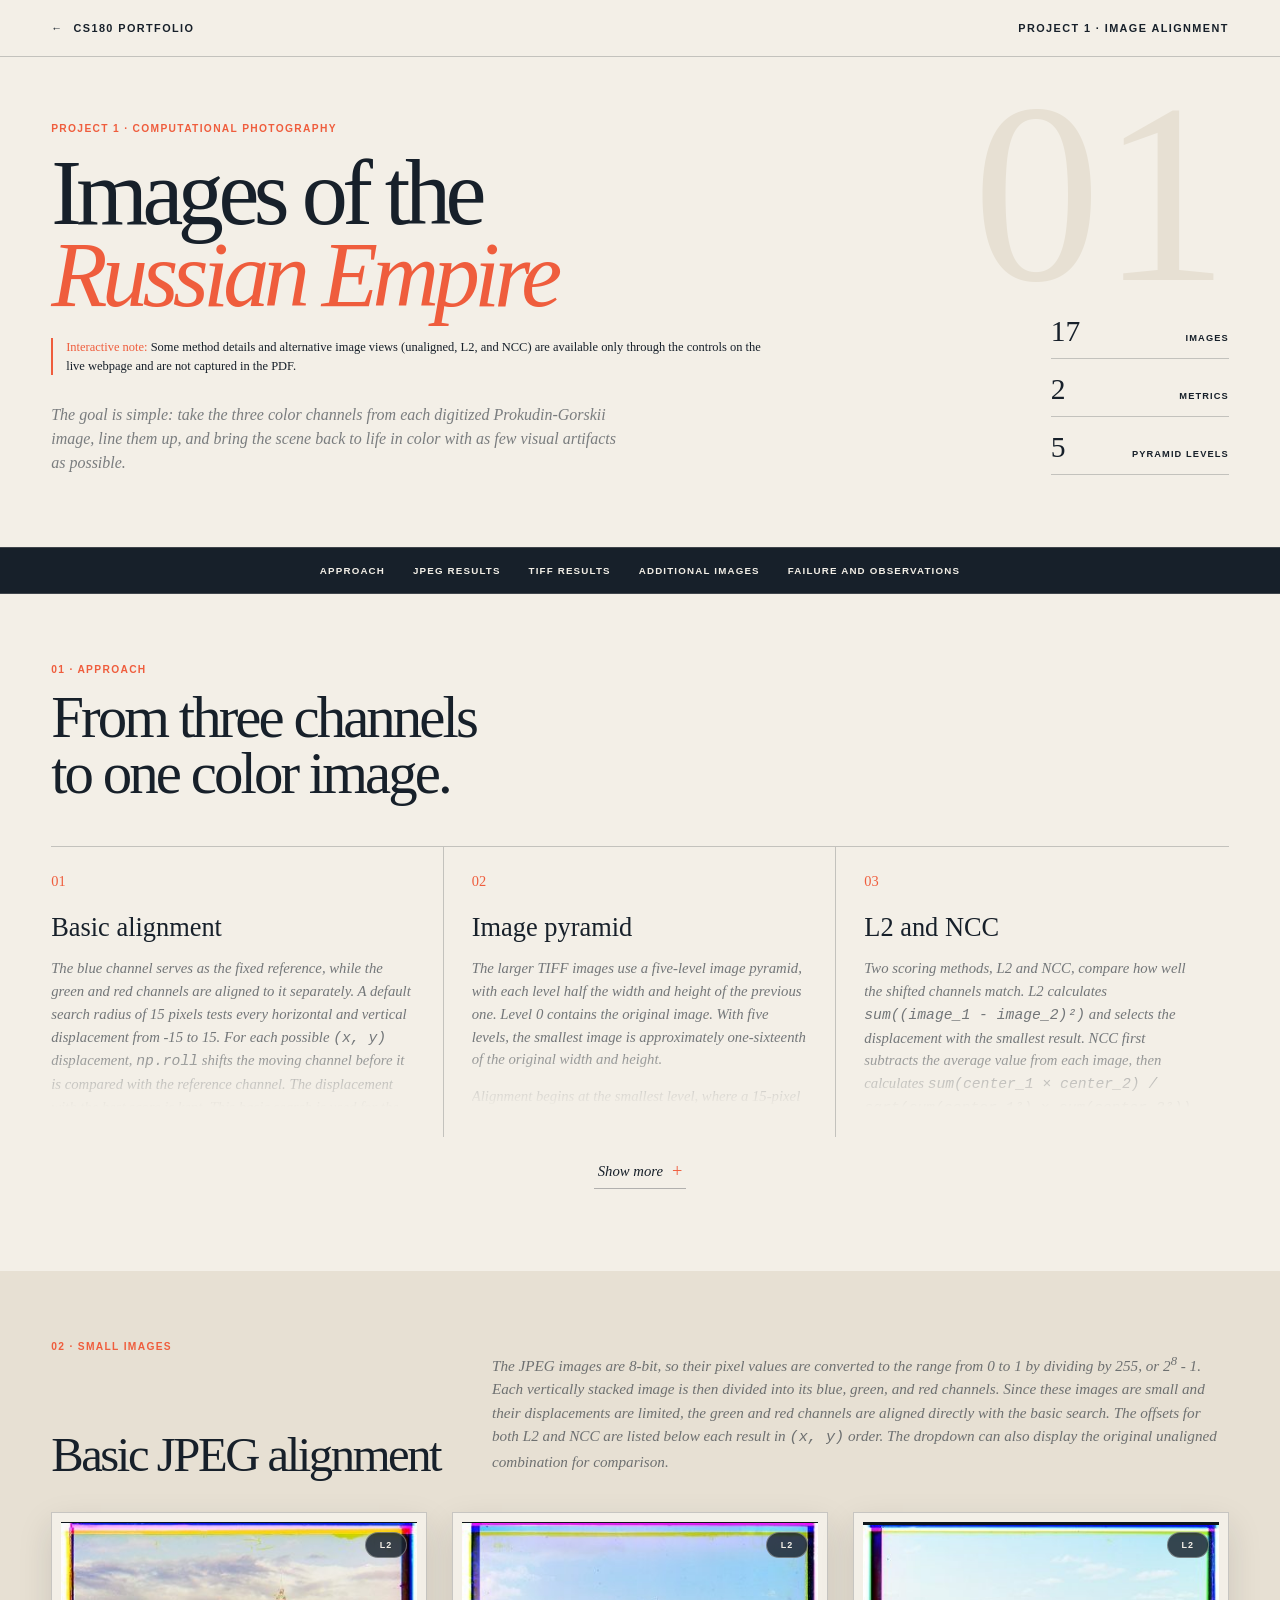
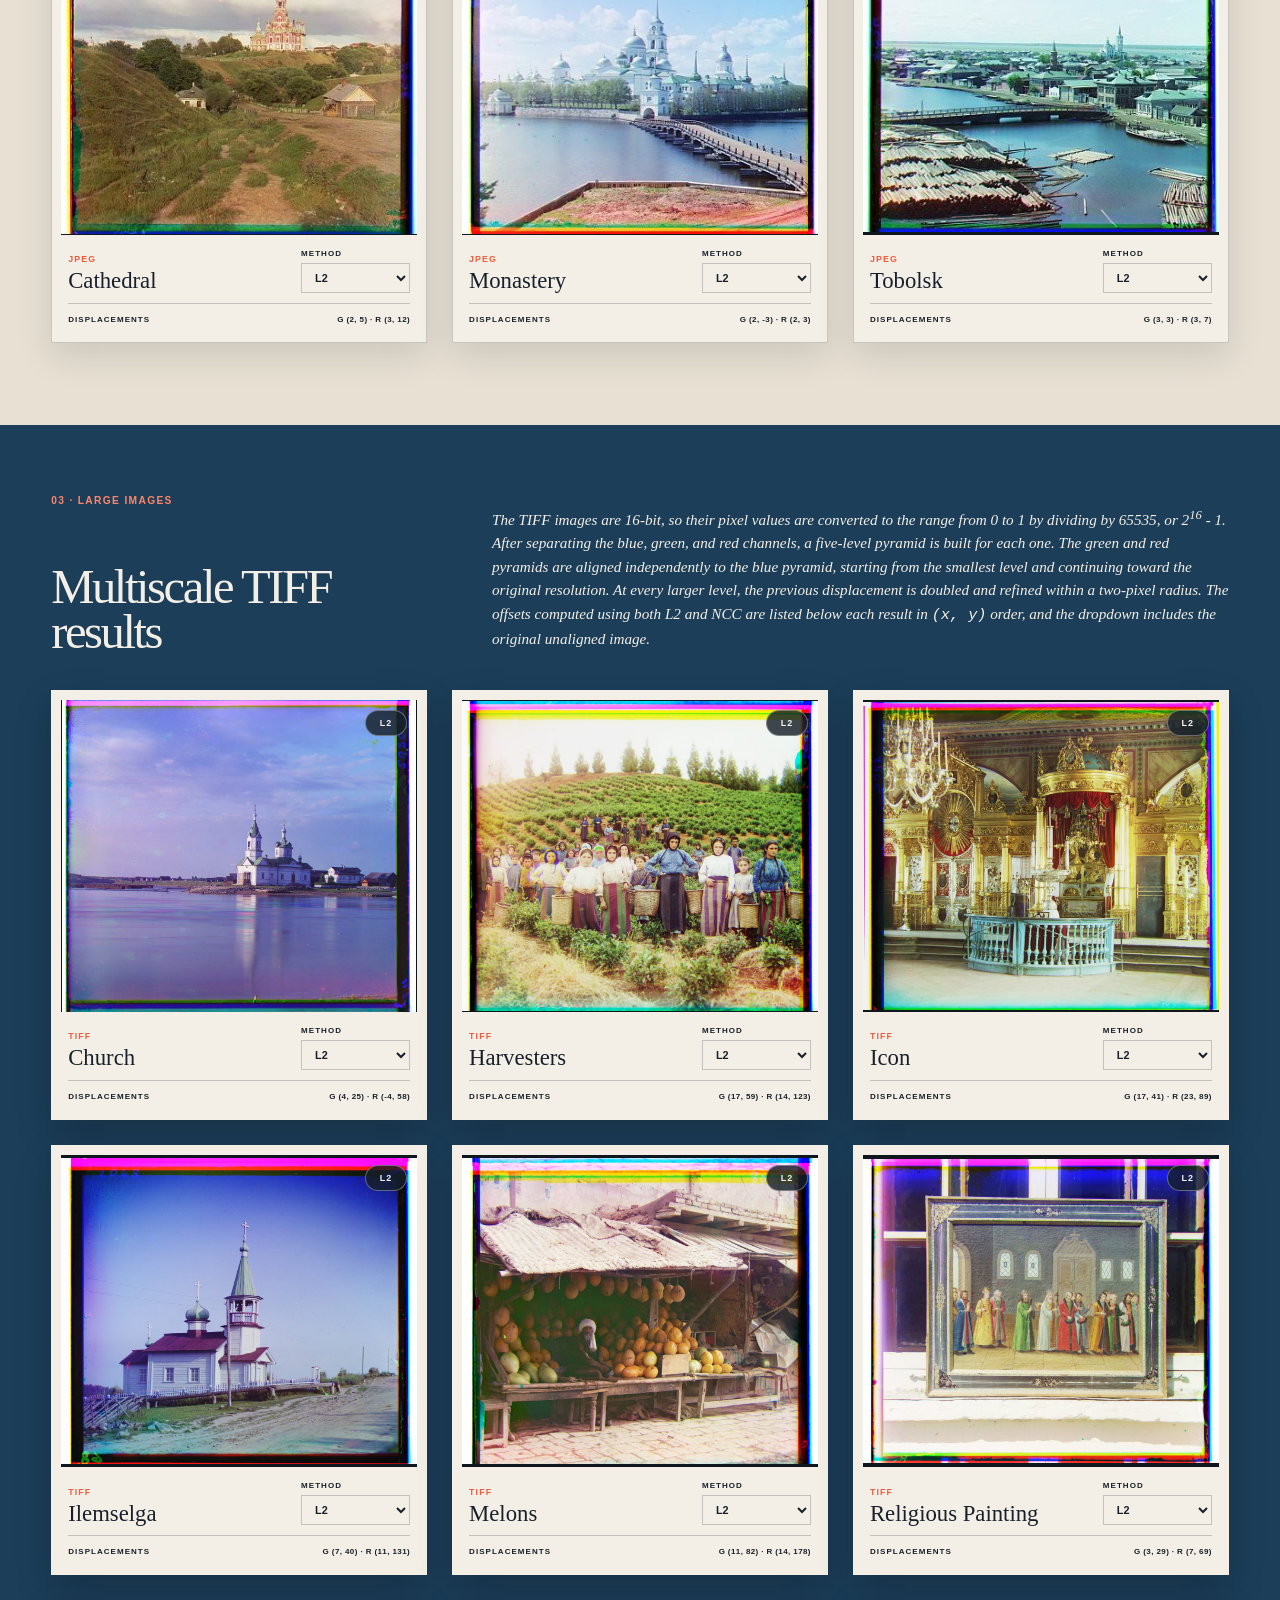
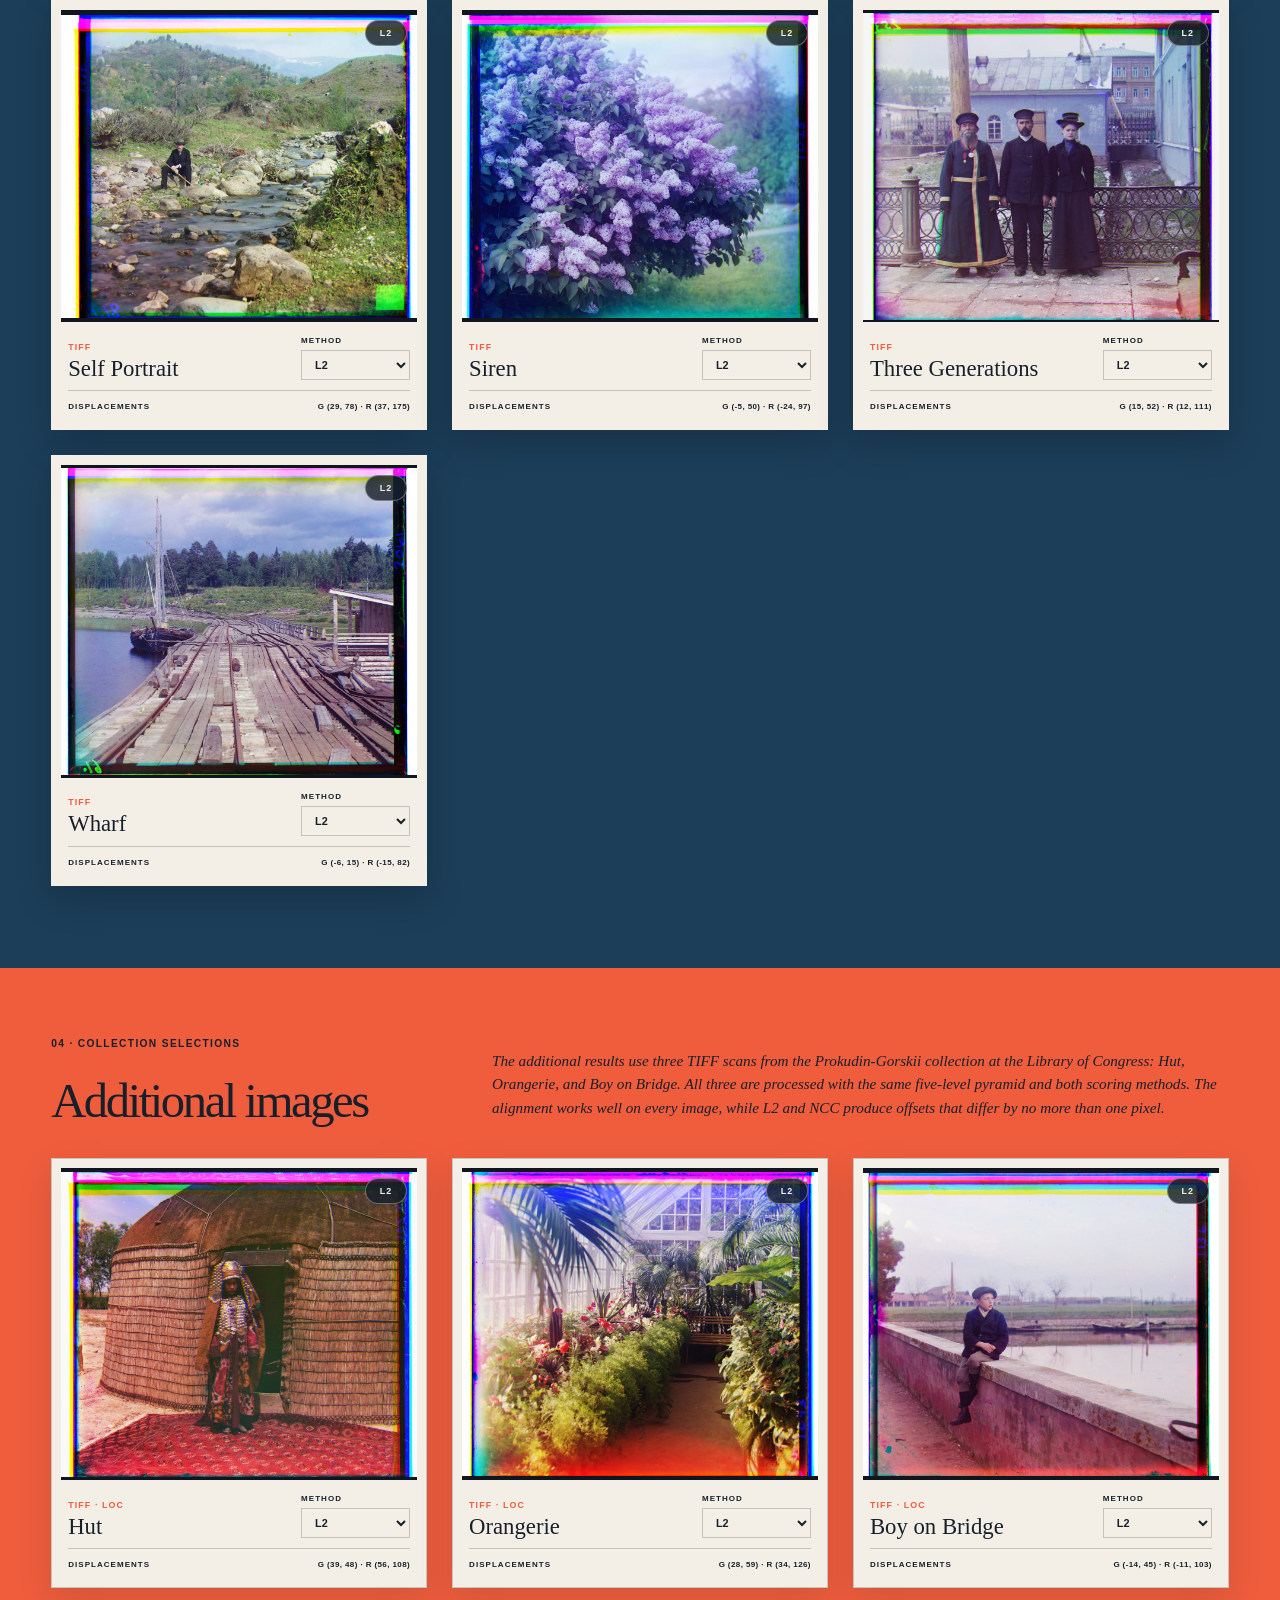
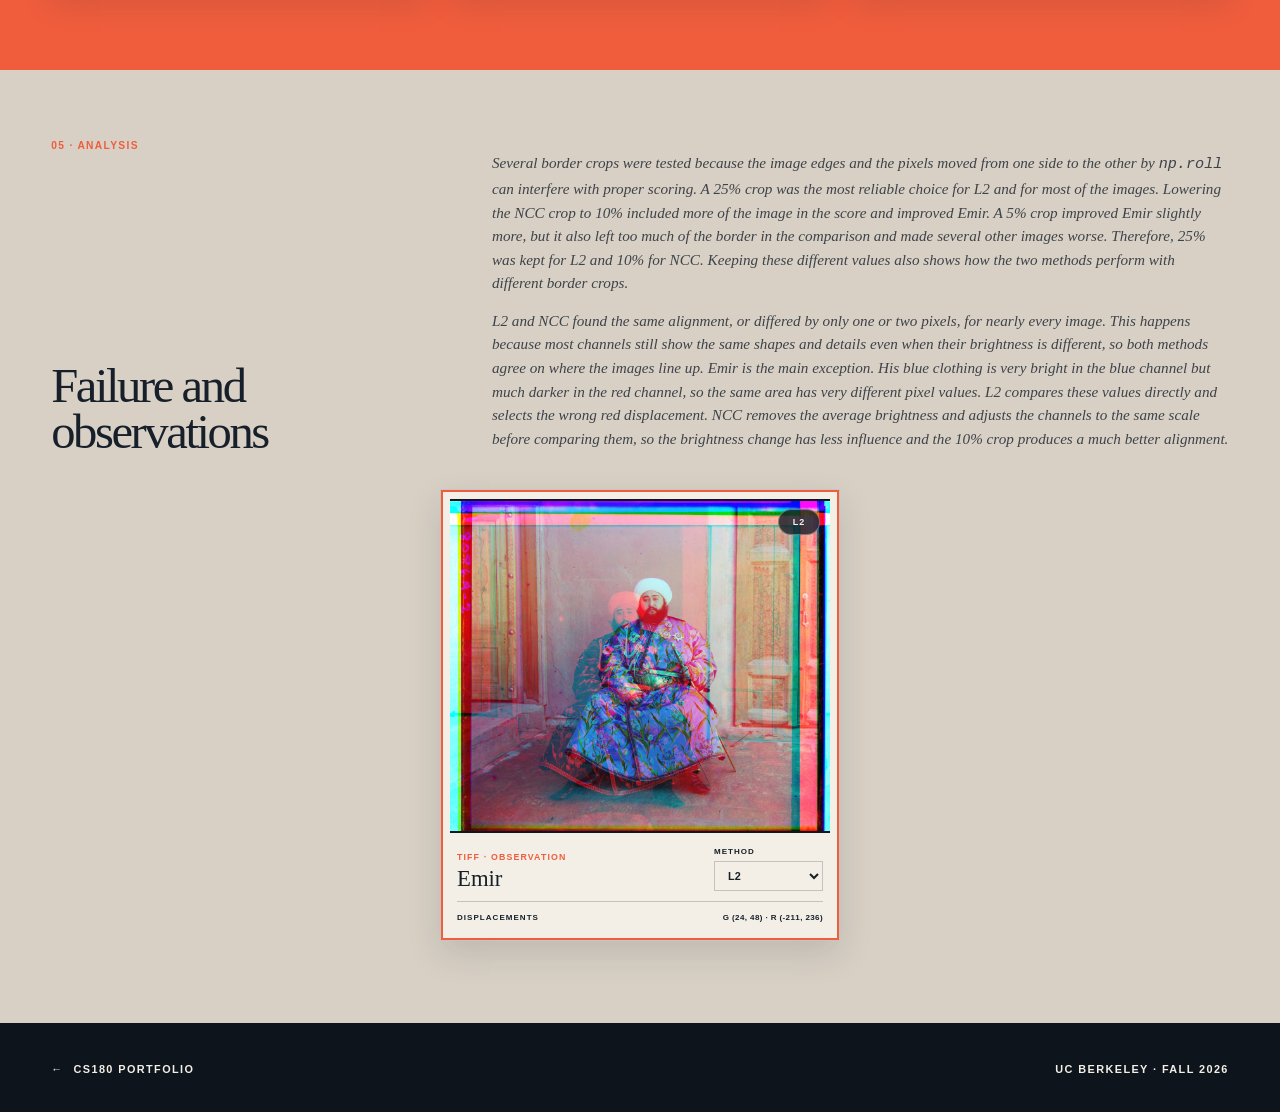
<file: 1/index.html>
<!DOCTYPE html>
<html lang="en">
<head>
    <meta charset="UTF-8">
    <meta name="viewport" content="width=device-width, initial-scale=1.0">
    <meta name="description" content="CS180 Project 1: Images of the Russian Empire.">
    <title>Project 1 · Images of the Russian Empire</title>
    <link rel="stylesheet" href="./style.css">
</head>
<body>
    <header class="project-header">
        <a class="back-link" href="../index.html" aria-label="Back to CS180 portfolio">
            <span aria-hidden="true">←</span>
            <span>CS180 Portfolio</span>
        </a>
        <span class="project-marker">Project 1 · Image Alignment</span>
    </header>

    <main>
        <section class="project-hero">
            <div class="hero-copy">
                <p class="eyebrow">Project 1 · Computational Photography</p>
                <h1>Images of the<br><em>Russian Empire</em></h1>
                <p class="interactive-subtitle"><strong>Interactive note:</strong> Some method details and alternative image views (unaligned, L2, and NCC) are available only through the controls on the live webpage and are not captured in the PDF.</p>
                <p class="hero-placeholder">The goal is simple: take the three color channels from each digitized Prokudin-Gorskii image, line them up, and bring the scene back to life in color with as few visual artifacts as possible.</p>
            </div>
            <div class="hero-aside" aria-label="Project summary">
                <div><strong>17</strong><span>images</span></div>
                <div><strong>2</strong><span>metrics</span></div>
                <div><strong>5</strong><span>pyramid levels</span></div>
            </div>
            <span class="hero-number" aria-hidden="true">01</span>
        </section>

        <nav class="section-nav" aria-label="Project sections">
            <a href="#approach">Approach</a>
            <a href="#jpg-results">JPEG results</a>
            <a href="#tiff-results">TIFF results</a>
            <a href="#additional-results">Additional images</a>
            <a href="#failures">Failure and observations</a>
        </nav>

        <section class="approach-section" id="approach">
            <div class="section-heading">
                <p class="section-kicker">01 · Approach</p>
                <h2>From three channels<br>to one color image.</h2>
            </div>
            <div class="approach-grid">
                <article>
                    <span>01</span>
                    <h3>Basic alignment</h3>
                    <div class="approach-copy" id="approach-basic">
                        <p>The blue channel serves as the fixed reference, while the green and red channels are aligned to it separately. A default search radius of 15 pixels tests every horizontal and vertical displacement from -15 to 15. For each possible <code>(x, y)</code> displacement, <code>np.roll</code> shifts the moving channel before it is compared with the reference channel. The displacement with the best score is kept. This basic search is used for the smaller JPEG images.</p>
                    </div>
                </article>
                <article>
                    <span>02</span>
                    <h3>Image pyramid</h3>
                    <div class="approach-copy" id="approach-pyramid">
                        <p>The larger TIFF images use a five-level image pyramid, with each level half the width and height of the previous one. Level 0 contains the original image. With five levels, the smallest image is approximately one-sixteenth of the original width and height.</p>
                        <p>Alignment begins at the smallest level, where a 15-pixel search covers a much larger area of the original image. After finding the first displacement, moving to the next larger level requires doubling the <code>(x, y)</code> values to account for the doubled image dimensions. This doubled displacement already gives a close estimate, so the next search only needs a two-pixel radius. The small radius corrects minor errors caused by resizing while keeping the search fast. The same process repeats until reaching the original resolution.</p>
                    </div>
                </article>
                <article>
                    <span>03</span>
                    <h3>L2 and NCC</h3>
                    <div class="approach-copy" id="approach-scoring">
                        <p>Two scoring methods, L2 and NCC, compare how well the shifted channels match. L2 calculates <code>sum((image_1 - image_2)²)</code> and selects the displacement with the smallest result. NCC first subtracts the average value from each image, then calculates <code>sum(center_1 × center_2) / sqrt(sum(center_1²) × sum(center_2²))</code>. A larger NCC value represents a better match, so its negative value is used because the alignment function is written to select the smallest score.</p>
                        <p>Part of each image border is ignored while calculating the score because the scan edges and the pixels wrapped around by <code>np.roll</code> do not represent the photographed scene. This keeps the comparison focused on the interior pixels and helps prevent incorrect results. The exact crop values were selected experimentally and are discussed below.</p>
                    </div>
                </article>
            </div>
            <button class="approach-toggle" type="button" aria-expanded="false" aria-controls="approach-basic approach-pyramid approach-scoring">
                <span class="approach-toggle-label">Show more</span>
                <span class="approach-toggle-icon" aria-hidden="true">+</span>
            </button>
        </section>

        <section class="results-section section-paper-deep" id="jpg-results">
            <div class="section-heading compact-heading">
                <p class="section-kicker">02 · Small images</p>
                <h2>Basic JPEG alignment</h2>
                <p class="section-placeholder">The JPEG images are 8-bit, so their pixel values are converted to the range from 0 to 1 by dividing by 255, or 2<sup>8</sup> - 1. Each vertically stacked image is then divided into its blue, green, and red channels. Since these images are small and their displacements are limited, the green and red channels are aligned directly with the basic search. The offsets for both L2 and NCC are listed below each result in <code>(x, y)</code> order. The dropdown can also display the original unaligned combination for comparison.</p>
            </div>
            <div class="result-grid">
                <article class="result-card">
                    <div class="result-frame">
                        <img class="result-image" src="./media/cathedral-l2.jpg" data-l2="./media/cathedral-l2.jpg" data-ncc="./media/cathedral-ncc.jpg" data-l2-shift="G (2, 5) · R (3, 12)" data-ncc-shift="G (2, 5) · R (3, 12)" alt="Colorized Cathedral glass plate">
                        <span class="method-chip">L2</span>
                    </div>
                    <div class="result-info">
                        <div><p>JPEG</p><h3>Cathedral</h3></div>
                        <label>Method<select class="method-select" aria-label="Alignment method for Cathedral"><option value="l2">L2</option><option value="ncc">NCC</option></select></label>
                    </div>
                    <p class="shift-line">Displacements <span class="shift-values">G (2, 5) · R (3, 12)</span></p>
                </article>

                <article class="result-card">
                    <div class="result-frame">
                        <img class="result-image" src="./media/monastery-l2.jpg" data-l2="./media/monastery-l2.jpg" data-ncc="./media/monastery-ncc.jpg" data-l2-shift="G (2, -3) · R (2, 3)" data-ncc-shift="G (2, -3) · R (2, 3)" alt="Colorized Monastery glass plate">
                        <span class="method-chip">L2</span>
                    </div>
                    <div class="result-info">
                        <div><p>JPEG</p><h3>Monastery</h3></div>
                        <label>Method<select class="method-select" aria-label="Alignment method for Monastery"><option value="l2">L2</option><option value="ncc">NCC</option></select></label>
                    </div>
                    <p class="shift-line">Displacements <span class="shift-values">G (2, -3) · R (2, 3)</span></p>
                </article>

                <article class="result-card">
                    <div class="result-frame">
                        <img class="result-image" src="./media/tobolsk-l2.jpg" data-l2="./media/tobolsk-l2.jpg" data-ncc="./media/tobolsk-ncc.jpg" data-l2-shift="G (3, 3) · R (3, 7)" data-ncc-shift="G (3, 3) · R (3, 6)" alt="Colorized Tobolsk glass plate">
                        <span class="method-chip">L2</span>
                    </div>
                    <div class="result-info">
                        <div><p>JPEG</p><h3>Tobolsk</h3></div>
                        <label>Method<select class="method-select" aria-label="Alignment method for Tobolsk"><option value="l2">L2</option><option value="ncc">NCC</option></select></label>
                    </div>
                    <p class="shift-line">Displacements <span class="shift-values">G (3, 3) · R (3, 7)</span></p>
                </article>
            </div>
        </section>

        <section class="results-section section-blue" id="tiff-results">
            <div class="section-heading compact-heading">
                <p class="section-kicker">03 · Large images</p>
                <h2>Multiscale TIFF results</h2>
                <p class="section-placeholder">The TIFF images are 16-bit, so their pixel values are converted to the range from 0 to 1 by dividing by 65535, or 2<sup>16</sup> - 1. After separating the blue, green, and red channels, a five-level pyramid is built for each one. The green and red pyramids are aligned independently to the blue pyramid, starting from the smallest level and continuing toward the original resolution. At every larger level, the previous displacement is doubled and refined within a two-pixel radius. The offsets computed using both L2 and NCC are listed below each result in <code>(x, y)</code> order, and the dropdown includes the original unaligned image.</p>
            </div>
            <div class="result-grid">
                <article class="result-card">
                    <div class="result-frame"><img class="result-image" loading="lazy" src="./media/church-l2.jpg" data-l2="./media/church-l2.jpg" data-ncc="./media/church-ncc.jpg" data-l2-shift="G (4, 25) · R (-4, 58)" data-ncc-shift="G (4, 25) · R (-4, 58)" alt="Colorized Church glass plate"><span class="method-chip">L2</span></div>
                    <div class="result-info"><div><p>TIFF</p><h3>Church</h3></div><label>Method<select class="method-select" aria-label="Alignment method for Church"><option value="l2">L2</option><option value="ncc">NCC</option></select></label></div>
                    <p class="shift-line">Displacements <span class="shift-values">G (4, 25) · R (-4, 58)</span></p>
                </article>

                <article class="result-card">
                    <div class="result-frame"><img class="result-image" loading="lazy" src="./media/harvesters-l2.jpg" data-l2="./media/harvesters-l2.jpg" data-ncc="./media/harvesters-ncc.jpg" data-l2-shift="G (17, 59) · R (14, 123)" data-ncc-shift="G (17, 60) · R (14, 124)" alt="Colorized Harvesters glass plate"><span class="method-chip">L2</span></div>
                    <div class="result-info"><div><p>TIFF</p><h3>Harvesters</h3></div><label>Method<select class="method-select" aria-label="Alignment method for Harvesters"><option value="l2">L2</option><option value="ncc">NCC</option></select></label></div>
                    <p class="shift-line">Displacements <span class="shift-values">G (17, 59) · R (14, 123)</span></p>
                </article>

                <article class="result-card">
                    <div class="result-frame"><img class="result-image" loading="lazy" src="./media/icon-l2.jpg" data-l2="./media/icon-l2.jpg" data-ncc="./media/icon-ncc.jpg" data-l2-shift="G (17, 41) · R (23, 89)" data-ncc-shift="G (17, 41) · R (23, 89)" alt="Colorized Icon glass plate"><span class="method-chip">L2</span></div>
                    <div class="result-info"><div><p>TIFF</p><h3>Icon</h3></div><label>Method<select class="method-select" aria-label="Alignment method for Icon"><option value="l2">L2</option><option value="ncc">NCC</option></select></label></div>
                    <p class="shift-line">Displacements <span class="shift-values">G (17, 41) · R (23, 89)</span></p>
                </article>

                <article class="result-card">
                    <div class="result-frame"><img class="result-image" loading="lazy" src="./media/ilemselga-l2.jpg" data-l2="./media/ilemselga-l2.jpg" data-ncc="./media/ilemselga-ncc.jpg" data-l2-shift="G (7, 40) · R (11, 131)" data-ncc-shift="G (7, 40) · R (11, 130)" alt="Colorized Ilemselga glass plate"><span class="method-chip">L2</span></div>
                    <div class="result-info"><div><p>TIFF</p><h3>Ilemselga</h3></div><label>Method<select class="method-select" aria-label="Alignment method for Ilemselga"><option value="l2">L2</option><option value="ncc">NCC</option></select></label></div>
                    <p class="shift-line">Displacements <span class="shift-values">G (7, 40) · R (11, 131)</span></p>
                </article>

                <article class="result-card">
                    <div class="result-frame"><img class="result-image" loading="lazy" src="./media/melons-l2.jpg" data-l2="./media/melons-l2.jpg" data-ncc="./media/melons-ncc.jpg" data-l2-shift="G (11, 82) · R (14, 178)" data-ncc-shift="G (11, 82) · R (13, 178)" alt="Colorized Melons glass plate"><span class="method-chip">L2</span></div>
                    <div class="result-info"><div><p>TIFF</p><h3>Melons</h3></div><label>Method<select class="method-select" aria-label="Alignment method for Melons"><option value="l2">L2</option><option value="ncc">NCC</option></select></label></div>
                    <p class="shift-line">Displacements <span class="shift-values">G (11, 82) · R (14, 178)</span></p>
                </article>

                <article class="result-card">
                    <div class="result-frame"><img class="result-image" loading="lazy" src="./media/religous-painting-l2.jpg" data-l2="./media/religous-painting-l2.jpg" data-ncc="./media/religous-painting-ncc.jpg" data-l2-shift="G (3, 29) · R (7, 69)" data-ncc-shift="G (3, 28) · R (7, 68)" alt="Colorized Religious Painting glass plate"><span class="method-chip">L2</span></div>
                    <div class="result-info"><div><p>TIFF</p><h3>Religious Painting</h3></div><label>Method<select class="method-select" aria-label="Alignment method for Religious Painting"><option value="l2">L2</option><option value="ncc">NCC</option></select></label></div>
                    <p class="shift-line">Displacements <span class="shift-values">G (3, 29) · R (7, 69)</span></p>
                </article>

                <article class="result-card">
                    <div class="result-frame"><img class="result-image" loading="lazy" src="./media/self-portrait-l2.jpg" data-l2="./media/self-portrait-l2.jpg" data-ncc="./media/self-portrait-ncc.jpg" data-l2-shift="G (29, 78) · R (37, 175)" data-ncc-shift="G (29, 79) · R (36, 176)" alt="Colorized Self Portrait glass plate"><span class="method-chip">L2</span></div>
                    <div class="result-info"><div><p>TIFF</p><h3>Self Portrait</h3></div><label>Method<select class="method-select" aria-label="Alignment method for Self Portrait"><option value="l2">L2</option><option value="ncc">NCC</option></select></label></div>
                    <p class="shift-line">Displacements <span class="shift-values">G (29, 78) · R (37, 175)</span></p>
                </article>

                <article class="result-card">
                    <div class="result-frame"><img class="result-image" loading="lazy" src="./media/siren-l2.jpg" data-l2="./media/siren-l2.jpg" data-ncc="./media/siren-ncc.jpg" data-l2-shift="G (-5, 50) · R (-24, 97)" data-ncc-shift="G (-6, 49) · R (-25, 96)" alt="Colorized Siren glass plate"><span class="method-chip">L2</span></div>
                    <div class="result-info"><div><p>TIFF</p><h3>Siren</h3></div><label>Method<select class="method-select" aria-label="Alignment method for Siren"><option value="l2">L2</option><option value="ncc">NCC</option></select></label></div>
                    <p class="shift-line">Displacements <span class="shift-values">G (-5, 50) · R (-24, 97)</span></p>
                </article>

                <article class="result-card">
                    <div class="result-frame"><img class="result-image" loading="lazy" src="./media/three-generations-l2.jpg" data-l2="./media/three-generations-l2.jpg" data-ncc="./media/three-generations-ncc.jpg" data-l2-shift="G (15, 52) · R (12, 111)" data-ncc-shift="G (14, 53) · R (11, 112)" alt="Colorized Three Generations glass plate"><span class="method-chip">L2</span></div>
                    <div class="result-info"><div><p>TIFF</p><h3>Three Generations</h3></div><label>Method<select class="method-select" aria-label="Alignment method for Three Generations"><option value="l2">L2</option><option value="ncc">NCC</option></select></label></div>
                    <p class="shift-line">Displacements <span class="shift-values">G (15, 52) · R (12, 111)</span></p>
                </article>

                <article class="result-card">
                    <div class="result-frame"><img class="result-image" loading="lazy" src="./media/wharf-l2.jpg" data-l2="./media/wharf-l2.jpg" data-ncc="./media/wharf-ncc.jpg" data-l2-shift="G (-6, 15) · R (-15, 82)" data-ncc-shift="G (-7, 15) · R (-16, 83)" alt="Colorized Wharf glass plate"><span class="method-chip">L2</span></div>
                    <div class="result-info"><div><p>TIFF</p><h3>Wharf</h3></div><label>Method<select class="method-select" aria-label="Alignment method for Wharf"><option value="l2">L2</option><option value="ncc">NCC</option></select></label></div>
                    <p class="shift-line">Displacements <span class="shift-values">G (-6, 15) · R (-15, 82)</span></p>
                </article>
            </div>
        </section>

        <section class="results-section section-accent" id="additional-results">
            <div class="section-heading compact-heading">
                <p class="section-kicker">04 · Collection selections</p>
                <h2>Additional images</h2>
                <p class="section-placeholder">The additional results use three TIFF scans from the Prokudin-Gorskii collection at the Library of Congress: Hut, Orangerie, and Boy on Bridge. All three are processed with the same five-level pyramid and both scoring methods. The alignment works well on every image, while L2 and NCC produce offsets that differ by no more than one pixel.</p>
            </div>
            <div class="result-grid">
                <article class="result-card">
                    <div class="result-frame"><img class="result-image" loading="lazy" src="./media/hut-l2.jpg" data-l2="./media/hut-l2.jpg" data-ncc="./media/hut-ncc.jpg" data-l2-shift="G (39, 48) · R (56, 108)" data-ncc-shift="G (38, 48) · R (55, 107)" alt="Colorized portrait in front of a hut"><span class="method-chip">L2</span></div>
                    <div class="result-info"><div><p>TIFF · LOC</p><h3>Hut</h3></div><label>Method<select class="method-select" aria-label="Alignment method for Hut"><option value="l2">L2</option><option value="ncc">NCC</option></select></label></div>
                    <p class="shift-line">Displacements <span class="shift-values">G (39, 48) · R (56, 108)</span></p>
                </article>

                <article class="result-card">
                    <div class="result-frame"><img class="result-image" loading="lazy" src="./media/orangerie-l2.jpg" data-l2="./media/orangerie-l2.jpg" data-ncc="./media/orangerie-ncc.jpg" data-l2-shift="G (28, 59) · R (34, 126)" data-ncc-shift="G (28, 60) · R (35, 126)" alt="Colorized Orangerie interior"><span class="method-chip">L2</span></div>
                    <div class="result-info"><div><p>TIFF · LOC</p><h3>Orangerie</h3></div><label>Method<select class="method-select" aria-label="Alignment method for Orangerie"><option value="l2">L2</option><option value="ncc">NCC</option></select></label></div>
                    <p class="shift-line">Displacements <span class="shift-values">G (28, 59) · R (34, 126)</span></p>
                </article>

                <article class="result-card">
                    <div class="result-frame"><img class="result-image" loading="lazy" src="./media/boy-on-bridge-l2.jpg" data-l2="./media/boy-on-bridge-l2.jpg" data-ncc="./media/boy-on-bridge-ncc.jpg" data-l2-shift="G (-14, 45) · R (-11, 103)" data-ncc-shift="G (-13, 45) · R (-11, 103)" alt="Colorized boy sitting on a bridge"><span class="method-chip">L2</span></div>
                    <div class="result-info"><div><p>TIFF · LOC</p><h3>Boy on Bridge</h3></div><label>Method<select class="method-select" aria-label="Alignment method for Boy on Bridge"><option value="l2">L2</option><option value="ncc">NCC</option></select></label></div>
                    <p class="shift-line">Displacements <span class="shift-values">G (-14, 45) · R (-11, 103)</span></p>
                </article>
            </div>
        </section>

        <section class="results-section section-failure" id="failures">
            <div class="section-heading compact-heading">
                <p class="section-kicker">05 · Analysis</p>
                <h2>Failure and observations</h2>
                <div class="observation-copy">
                    <p>Several border crops were tested because the image edges and the pixels moved from one side to the other by <code>np.roll</code> can interfere with proper scoring. A 25% crop was the most reliable choice for L2 and for most of the images. Lowering the NCC crop to 10% included more of the image in the score and improved Emir. A 5% crop improved Emir slightly more, but it also left too much of the border in the comparison and made several other images worse. Therefore, 25% was kept for L2 and 10% for NCC. Keeping these different values also shows how the two methods perform with different border crops.</p>
                    <p>L2 and NCC found the same alignment, or differed by only one or two pixels, for nearly every image. This happens because most channels still show the same shapes and details even when their brightness is different, so both methods agree on where the images line up. Emir is the main exception. His blue clothing is very bright in the blue channel but much darker in the red channel, so the same area has very different pixel values. L2 compares these values directly and selects the wrong red displacement. NCC removes the average brightness and adjusts the channels to the same scale before comparing them, so the brightness change has less influence and the 10% crop produces a much better alignment.</p>
                </div>
            </div>
            <div class="result-grid failure-grid">
                <article class="result-card result-card-warning">
                    <div class="result-frame"><img class="result-image" loading="lazy" src="./media/emir-l2.jpg" data-l2="./media/emir-l2.jpg" data-ncc="./media/emir-ncc.jpg" data-l2-shift="G (24, 48) · R (-211, 236)" data-ncc-shift="G (24, 49) · R (56, 104)" alt="Colorized Emir glass plate with failed red-channel alignment"><span class="method-chip">L2</span></div>
                    <div class="result-info"><div><p>TIFF · Observation</p><h3>Emir</h3></div><label>Method<select class="method-select" aria-label="Alignment method for Emir"><option value="l2">L2</option><option value="ncc">NCC</option></select></label></div>
                    <p class="shift-line">Displacements <span class="shift-values">G (24, 48) · R (-211, 236)</span></p>
                </article>
            </div>
        </section>
    </main>

    <footer class="project-footer">
        <a href="../index.html"><span aria-hidden="true">←</span> CS180 Portfolio</a>
        <span>UC Berkeley · Fall 2026</span>
    </footer>

    <script src="./gallery.js"></script>
</body>
</html>
</file>
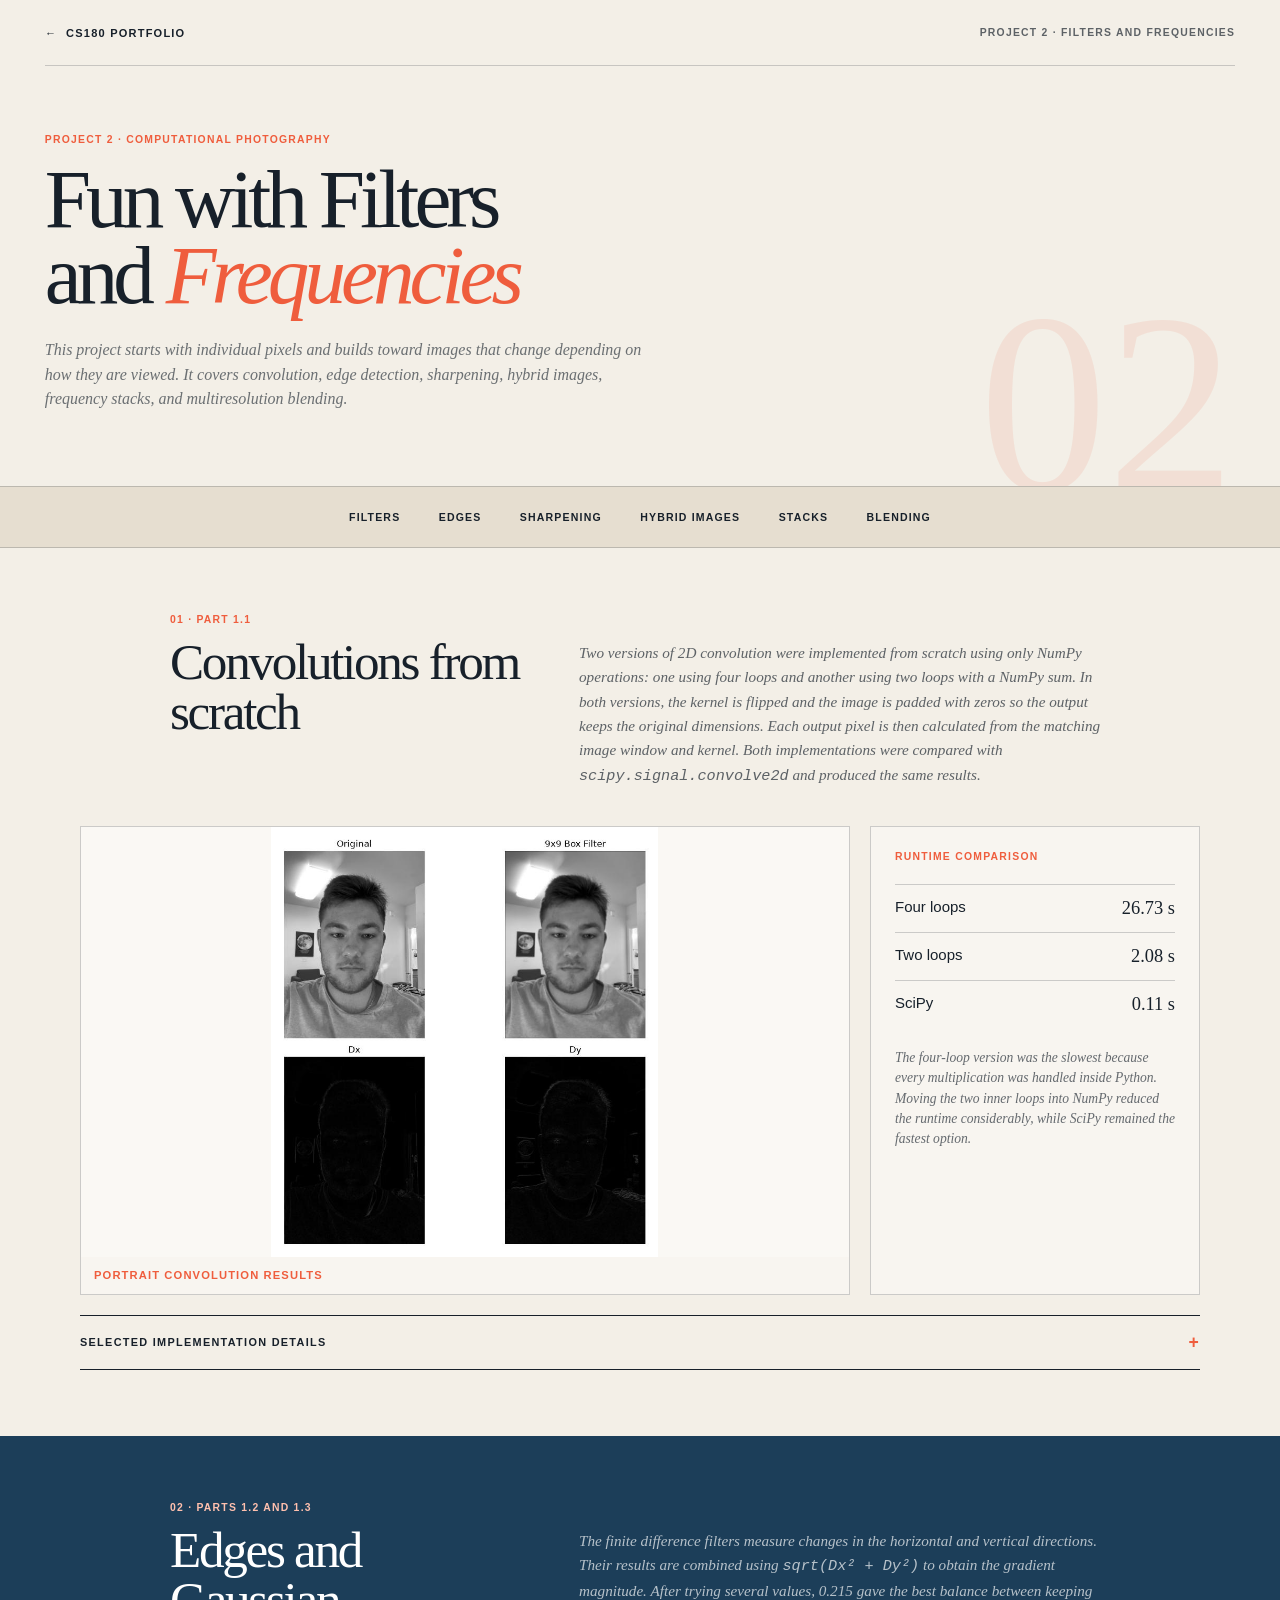
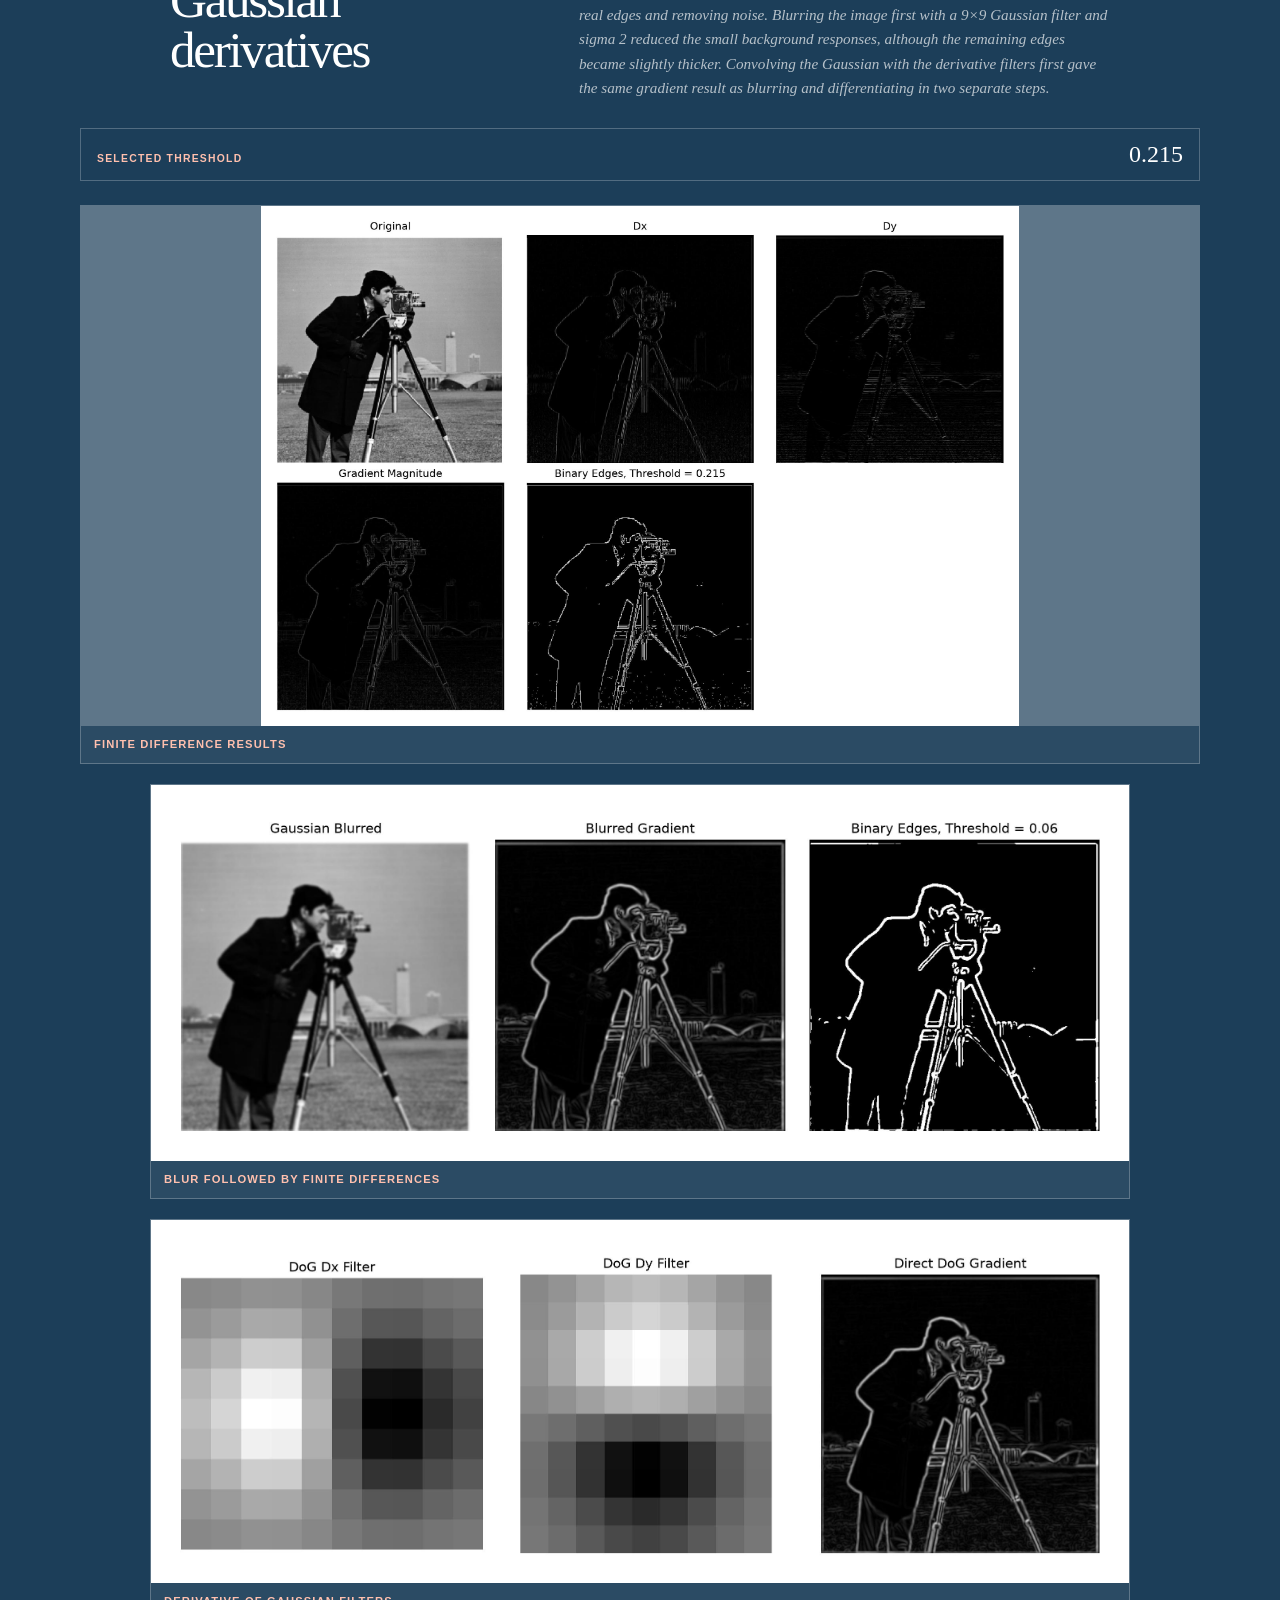
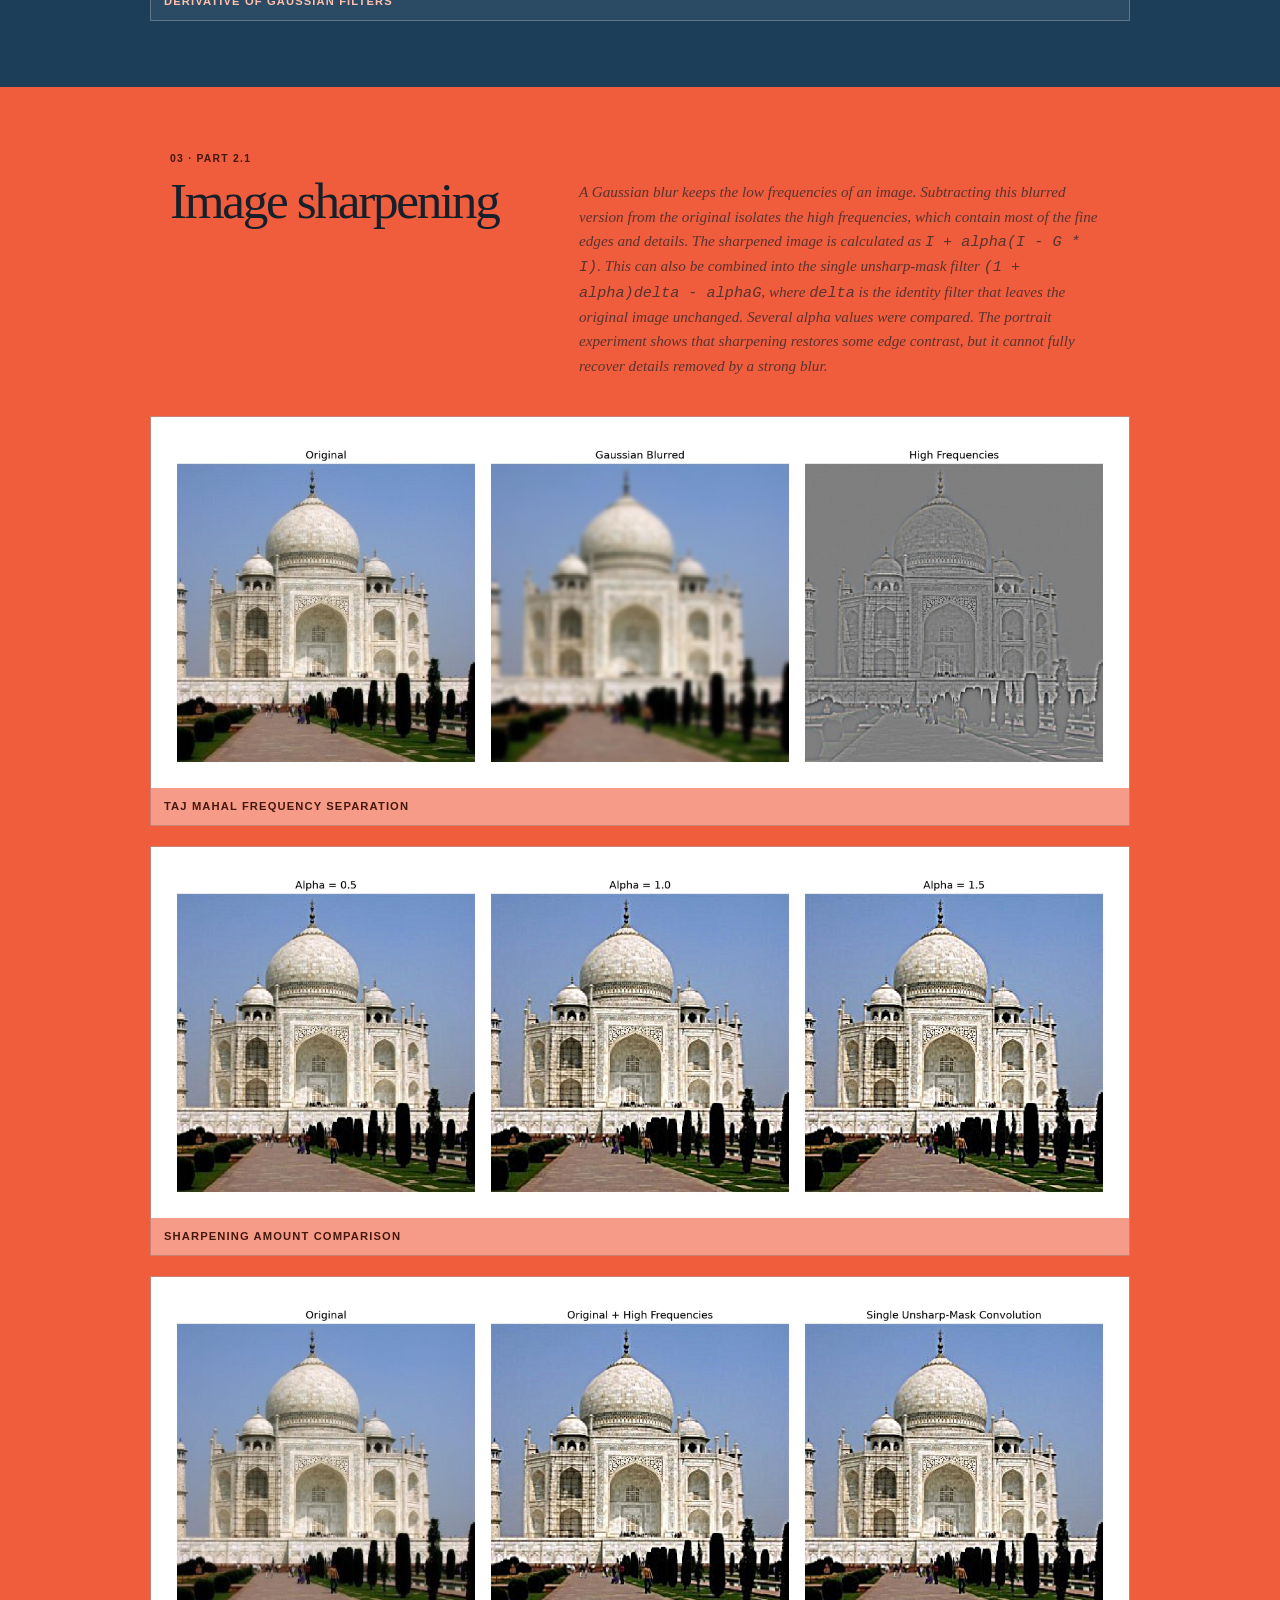
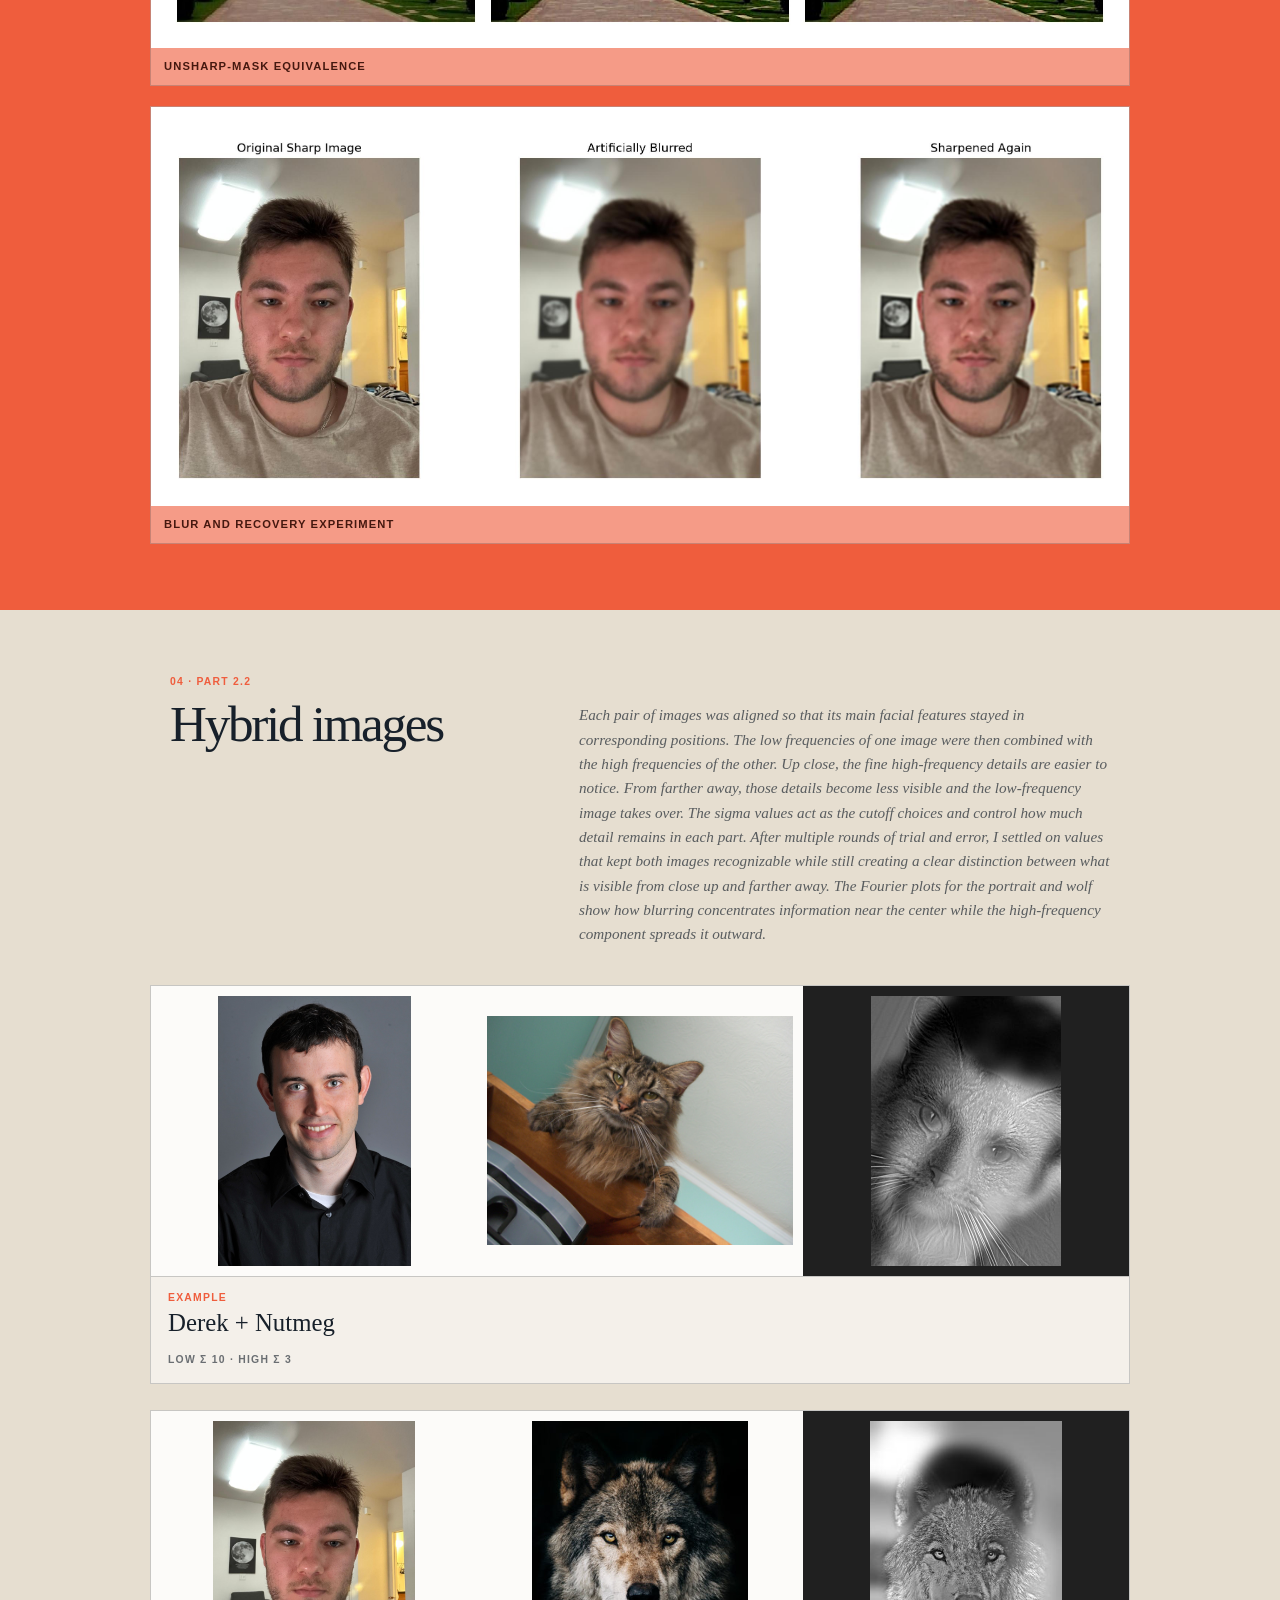
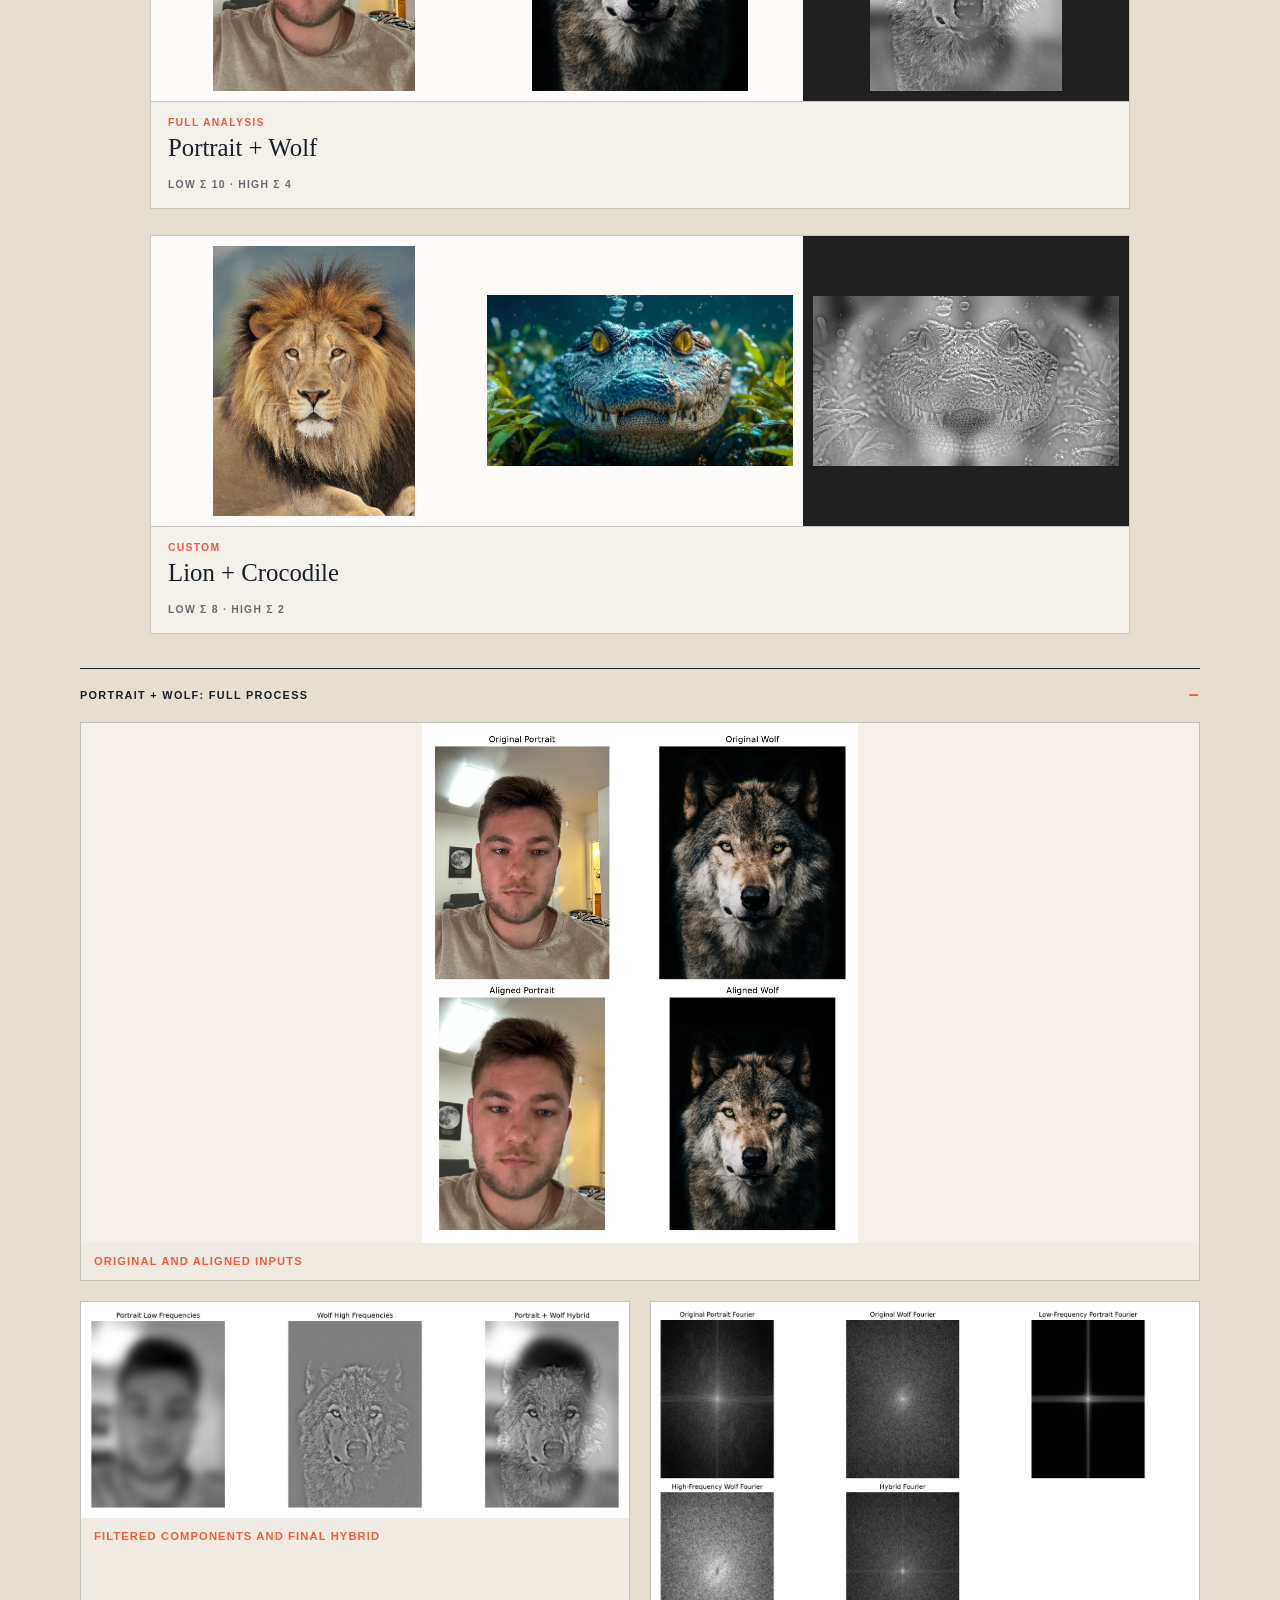
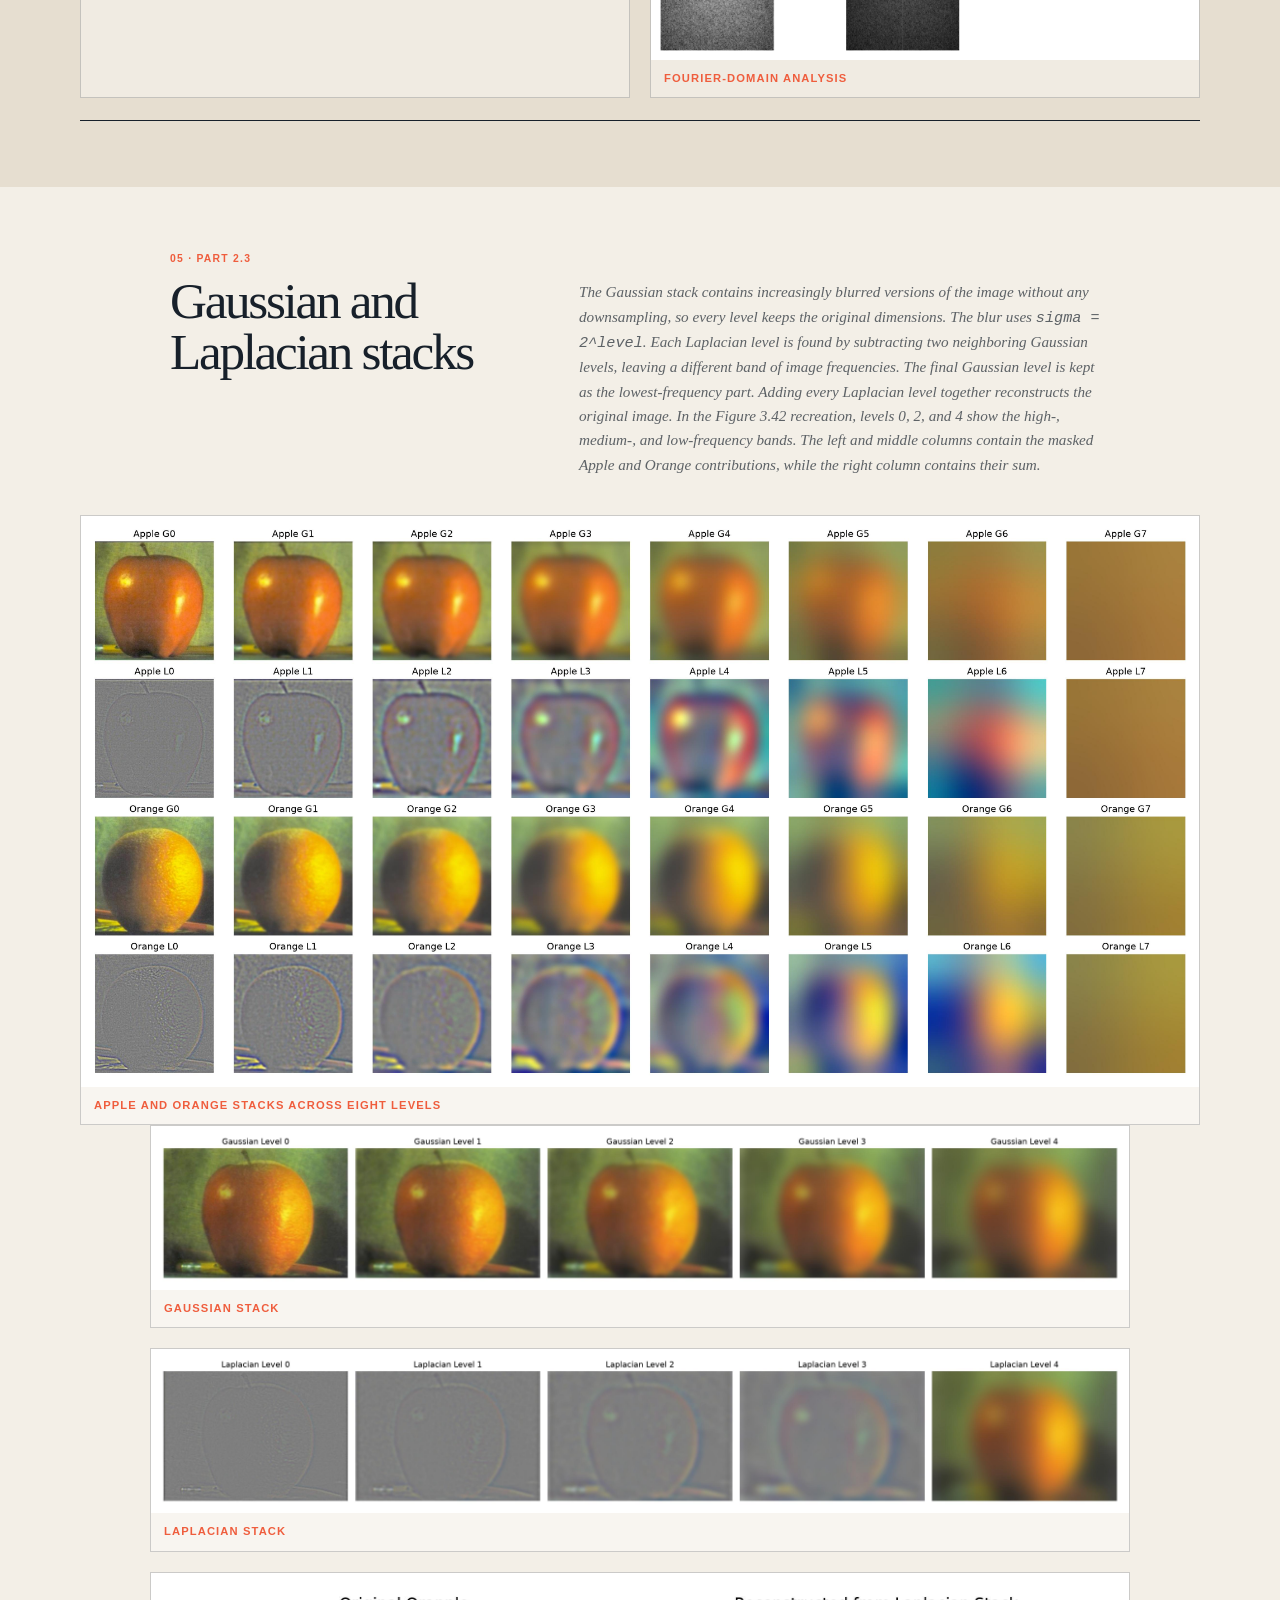
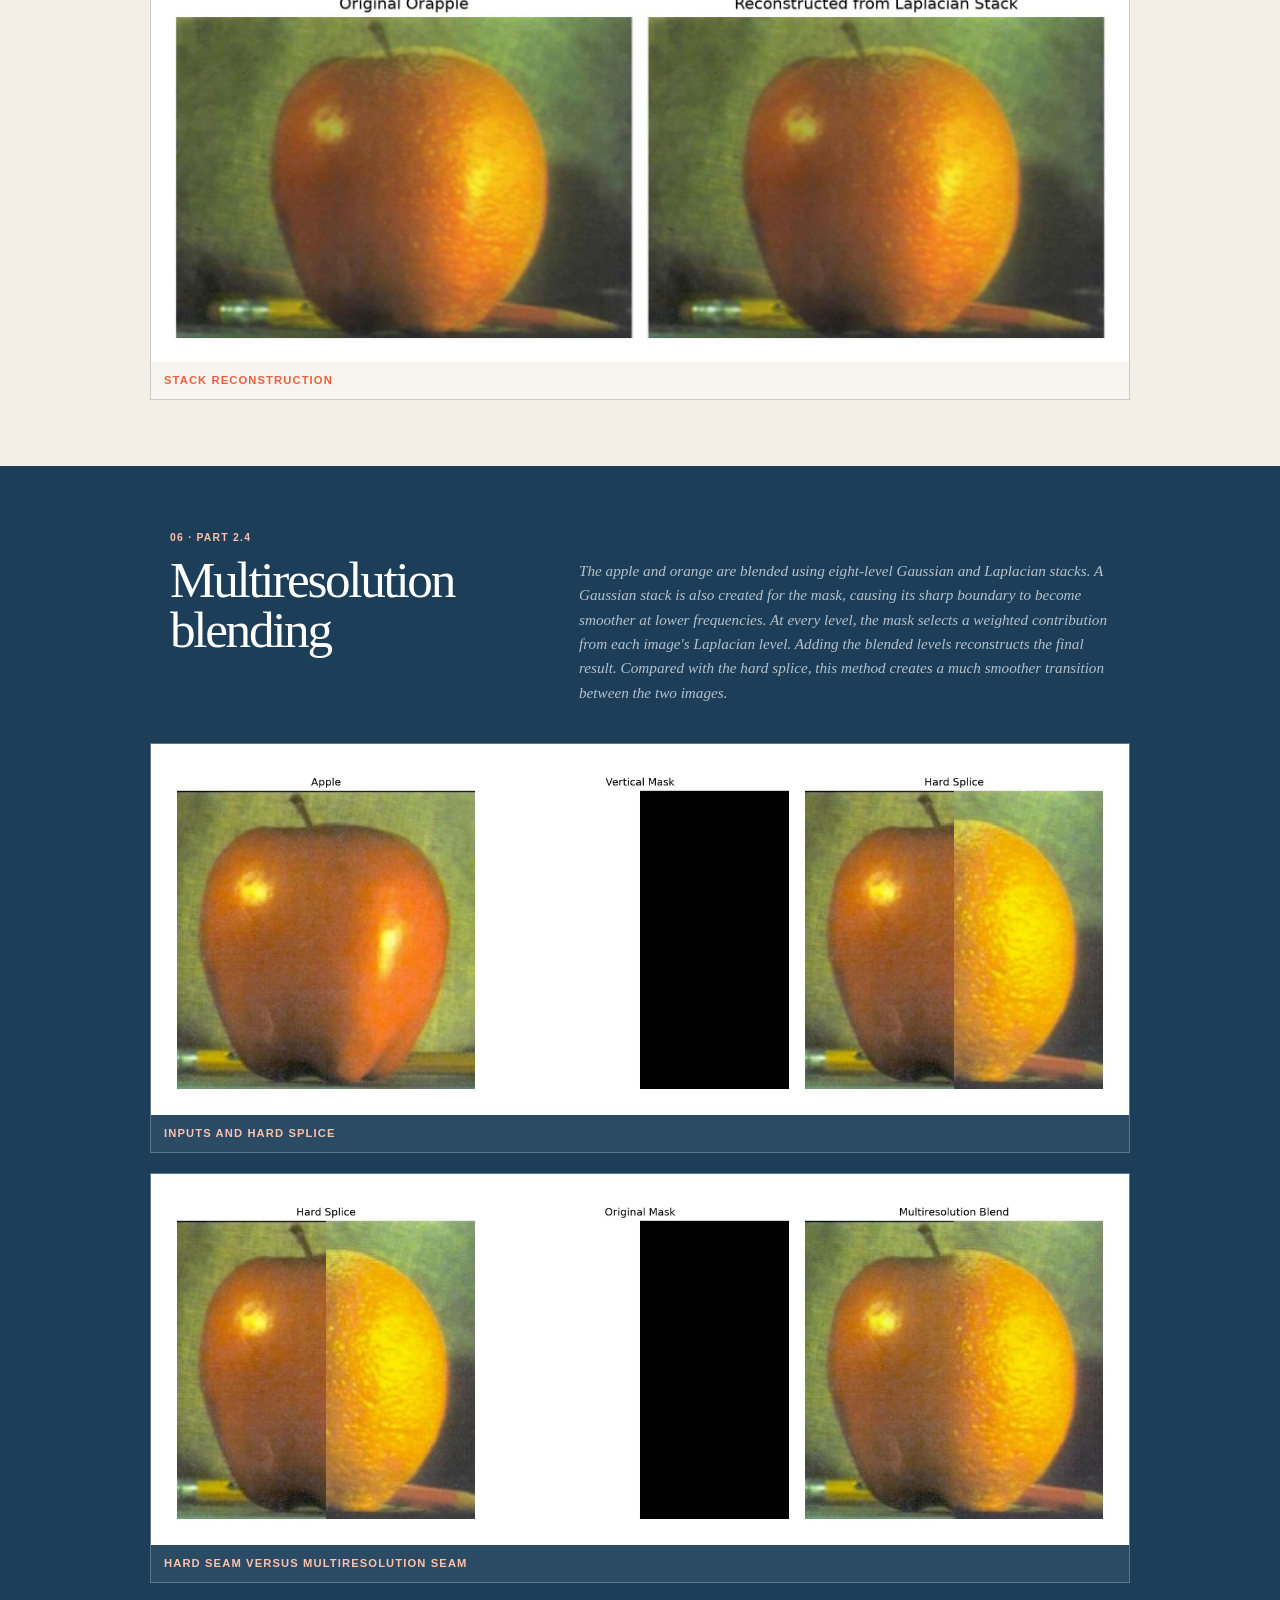
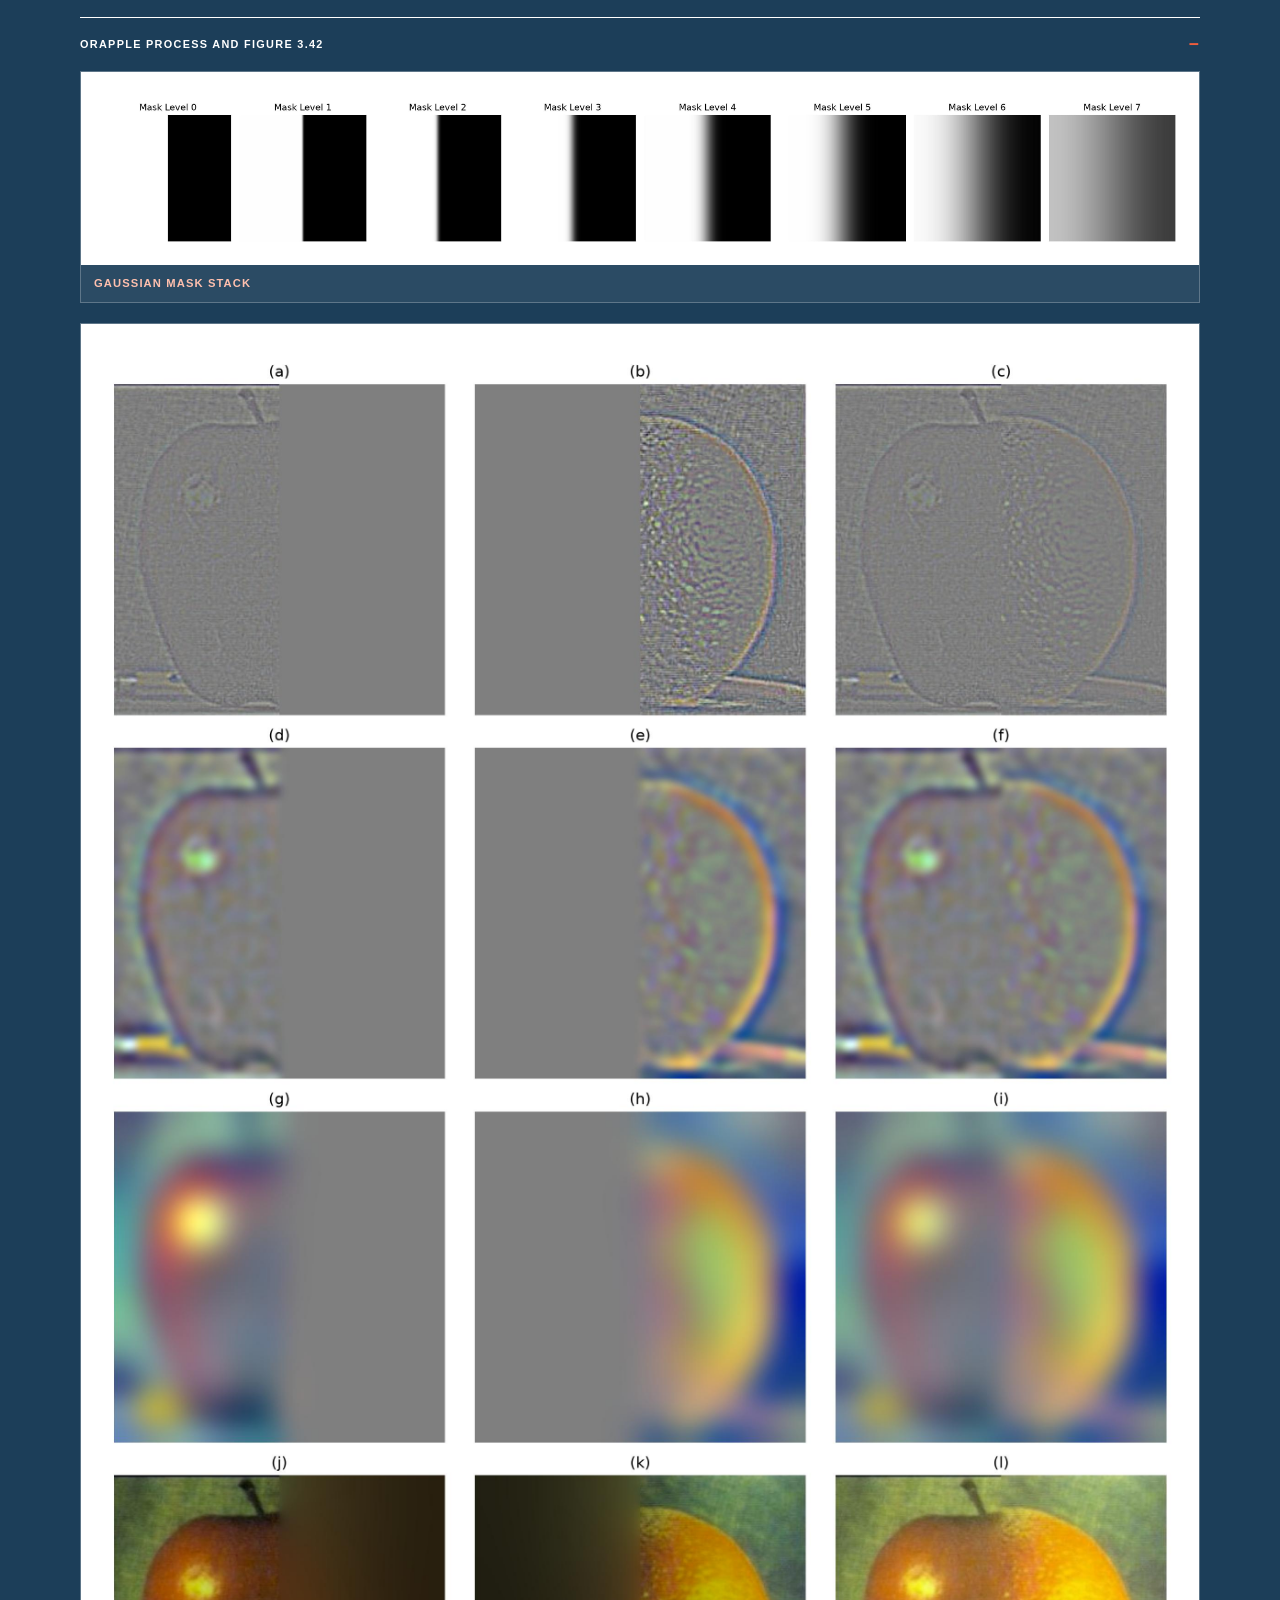
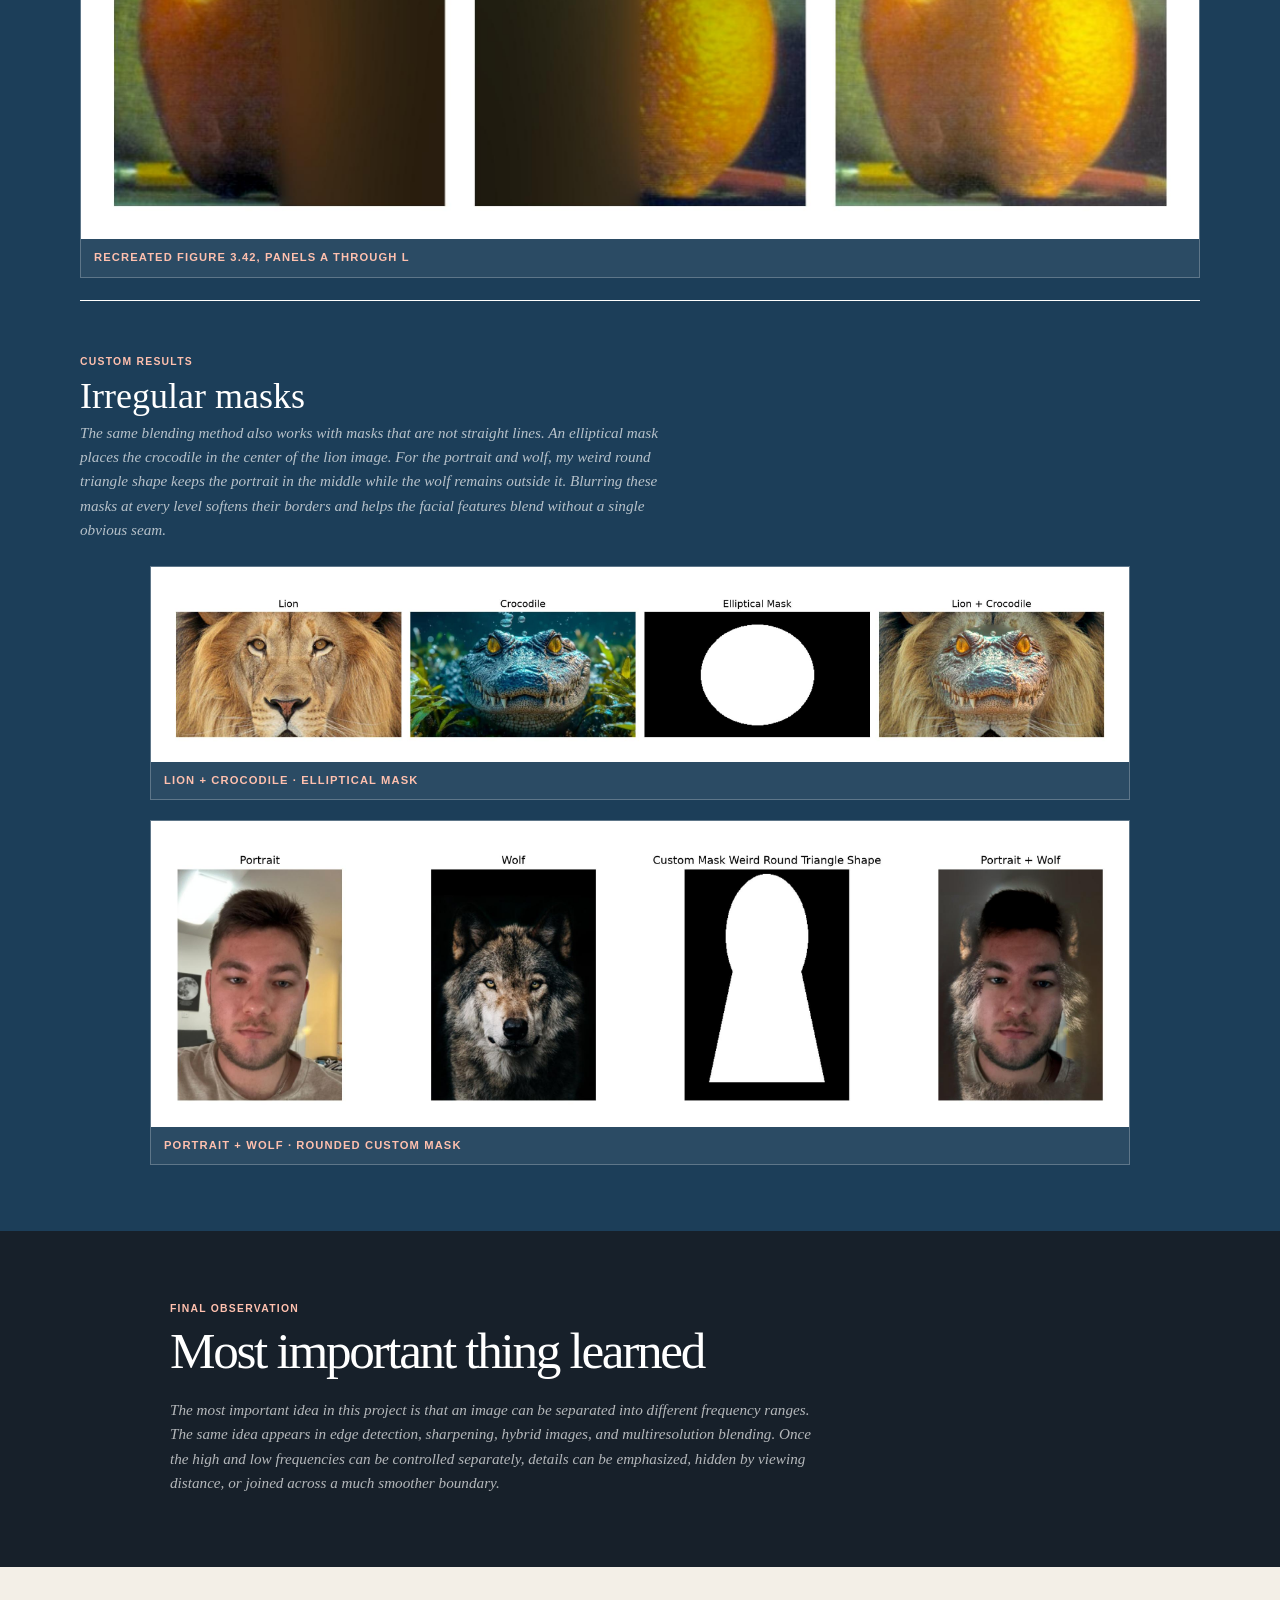
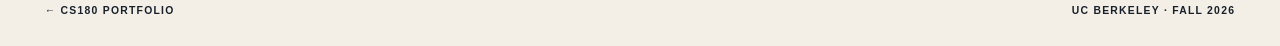
<file: 2/index.html>
<!DOCTYPE html>
<html lang="en">
<head>
    <meta charset="UTF-8">
    <meta name="viewport" content="width=device-width, initial-scale=1.0">
    <meta name="description" content="CS180 Project 2: Fun with Filters and Frequencies.">
    <title>Project 2 · Filters and Frequencies</title>
    <link rel="stylesheet" href="./style.css">
</head>
<body>
    <header class="project-header">
        <a class="back-link" href="../index.html" aria-label="Back to CS180 portfolio">
            <span aria-hidden="true">←</span>
            <span>CS180 Portfolio</span>
        </a>
        <span class="project-marker">Project 2 · Filters and Frequencies</span>
    </header>

    <main>
        <section class="project-hero">
            <div class="hero-copy">
                <p class="eyebrow">Project 2 · Computational Photography</p>
                <h1>Fun with Filters<br>and <em>Frequencies</em></h1>
                <p class="hero-placeholder">This project starts with individual pixels and builds toward images that change depending on how they are viewed. It covers convolution, edge detection, sharpening, hybrid images, frequency stacks, and multiresolution blending.</p>
            </div>
            <span class="hero-number" aria-hidden="true">02</span>
        </section>

        <nav class="section-nav" aria-label="Project sections">
            <a href="#filters">Filters</a>
            <a href="#edges">Edges</a>
            <a href="#sharpening">Sharpening</a>
            <a href="#hybrids">Hybrid images</a>
            <a href="#stacks">Stacks</a>
            <a href="#blending">Blending</a>
        </nav>

        <section class="content-section section-paper" id="filters">
            <header class="section-heading">
                <p class="section-kicker">01 · Part 1.1</p>
                <h2>Convolutions from scratch</h2>
                <p>Two versions of 2D convolution were implemented from scratch using only NumPy operations: one using four loops and another using two loops with a NumPy sum. In both versions, the kernel is flipped and the image is padded with zeros so the output keeps the original dimensions. Each output pixel is then calculated from the matching image window and kernel. Both implementations were compared with <code>scipy.signal.convolve2d</code> and produced the same results.</p>
            </header>

            <div class="feature-grid feature-grid-wide">
                <figure class="visual-card visual-card-large">
                    <img src="./media/part1_1_results.jpg?v=2" alt="Portrait convolved with a box filter and finite difference filters">
                    <figcaption>Portrait convolution results</figcaption>
                </figure>

                <div class="data-card">
                    <p class="card-label">Runtime comparison</p>
                    <div class="runtime-row"><span>Four loops</span><strong>26.73 s</strong></div>
                    <div class="runtime-row"><span>Two loops</span><strong>2.08 s</strong></div>
                    <div class="runtime-row"><span>SciPy</span><strong>0.11 s</strong></div>
                    <p class="small-placeholder">The four-loop version was the slowest because every multiplication was handled inside Python. Moving the two inner loops into NumPy reduced the runtime considerably, while SciPy remained the fastest option.</p>
                </div>
            </div>

            <details class="code-details">
                <summary>Selected implementation details <span>+</span></summary>
                <div class="code-grid">
                    <pre><code>for i in range(image_height):
    for j in range(image_width):
        for n in range(kernel_height):
            for m in range(kernel_width):
                ans[i, j] += padd_image[i + n, j + m] * flip_kernel[n, m]</code></pre>
                    <pre><code>for i in range(image_height):
    for j in range(image_width):
        ans[i, j] = np.sum(padd_image[i:i+kernel_height, j:j+kernel_width] * flip_kernel)

box_filter = np.ones((9, 9)) / 81
dx = np.array([[1, -1]])
dy = np.array([[1], [-1]])</code></pre>
                </div>
            </details>
        </section>

        <section class="content-section section-blue" id="edges">
            <header class="section-heading">
                <p class="section-kicker">02 · Parts 1.2 and 1.3</p>
                <h2>Edges and Gaussian derivatives</h2>
                <p>The finite difference filters measure changes in the horizontal and vertical directions. Their results are combined using <code>sqrt(Dx² + Dy²)</code> to obtain the gradient magnitude. After trying several values, 0.215 gave the best balance between keeping real edges and removing noise. Blurring the image first with a 9×9 Gaussian filter and sigma 2 reduced the small background responses, although the remaining edges became slightly thicker. Convolving the Gaussian with the derivative filters first gave the same gradient result as blurring and differentiating in two separate steps.</p>
            </header>

            <div class="compact-stat"><span>Selected threshold</span><strong>0.215</strong></div>

            <div class="visual-stack">
                <figure class="visual-card wide-figure">
                    <img src="./media/part1_2_results.jpg?v=2" alt="Cameraman horizontal and vertical derivatives, gradient magnitude, and binary edges">
                    <figcaption>Finite difference results</figcaption>
                </figure>
                <div class="two-column-figures edge-detail-results">
                    <figure class="visual-card">
                        <img src="./media/part1_3_blur_results.jpg?v=2" alt="Gaussian-smoothed cameraman edge results">
                        <figcaption>Blur followed by finite differences</figcaption>
                    </figure>
                    <figure class="visual-card">
                        <img src="./media/part1_3_dog_results.jpg?v=2" alt="Derivative of Gaussian filters and cameraman results">
                        <figcaption>Derivative of Gaussian filters</figcaption>
                    </figure>
                </div>
            </div>
        </section>

        <section class="content-section section-accent" id="sharpening">
            <header class="section-heading">
                <p class="section-kicker">03 · Part 2.1</p>
                <h2>Image sharpening</h2>
                <p>A Gaussian blur keeps the low frequencies of an image. Subtracting this blurred version from the original isolates the high frequencies, which contain most of the fine edges and details. The sharpened image is calculated as <code>I + alpha(I - G * I)</code>. This can also be combined into the single unsharp-mask filter <code>(1 + alpha)delta - alphaG</code>, where <code>delta</code> is the identity filter that leaves the original image unchanged. Several alpha values were compared. The portrait experiment shows that sharpening restores some edge contrast, but it cannot fully recover details removed by a strong blur.</p>
            </header>

            <div class="two-column-figures sharpening-results">
                <figure class="visual-card">
                    <img src="./media/taj_frequency_results.jpg?v=2" alt="Original Taj Mahal, blurred image, and high frequencies">
                    <figcaption>Taj Mahal frequency separation</figcaption>
                </figure>
                <figure class="visual-card">
                    <img src="./media/taj_sharpening_amounts.jpg?v=2" alt="Taj Mahal sharpened with three alpha values">
                    <figcaption>Sharpening amount comparison</figcaption>
                </figure>
                <figure class="visual-card">
                    <img src="./media/taj_unsharp_comparison.jpg?v=2" alt="Two equivalent unsharp-mask implementations">
                    <figcaption>Unsharp-mask equivalence</figcaption>
                </figure>
                <figure class="visual-card">
                    <img src="./media/portrait_blur_sharpen.jpg?v=2" alt="Original portrait, artificially blurred portrait, and sharpened result">
                    <figcaption>Blur and recovery experiment</figcaption>
                </figure>
            </div>
        </section>

        <section class="content-section section-paper-deep" id="hybrids">
            <header class="section-heading">
                <p class="section-kicker">04 · Part 2.2</p>
                <h2>Hybrid images</h2>
                <p>Each pair of images was aligned so that its main facial features stayed in corresponding positions. The low frequencies of one image were then combined with the high frequencies of the other. Up close, the fine high-frequency details are easier to notice. From farther away, those details become less visible and the low-frequency image takes over. The sigma values act as the cutoff choices and control how much detail remains in each part. After multiple rounds of trial and error, I settled on values that kept both images recognizable while still creating a clear distinction between what is visible from close up and farther away. The Fourier plots for the portrait and wolf show how blurring concentrates information near the center while the high-frequency component spreads it outward.</p>
            </header>

            <div class="hybrid-grid hybrid-report-grid">
                <article class="hybrid-card">
                    <div class="source-strip">
                        <img src="./media/DerekPicture.jpg" alt="Original portrait of Derek">
                        <img src="./media/nutmeg.jpg" alt="Original photograph of Nutmeg the cat">
                    </div>
                    <img class="hybrid-result" src="./media/derek_cat_hybrid.jpg?v=2" alt="Derek and Nutmeg hybrid image">
                    <div class="hybrid-copy"><p>Example</p><h3>Derek + Nutmeg</h3><span>Low σ 10 · High σ 3</span></div>
                </article>

                <article class="hybrid-card hybrid-card-featured">
                    <div class="source-strip">
                        <img src="./media/portrait.jpeg" alt="Original portrait">
                        <img src="./media/wolf.jpg" alt="Original wolf photograph">
                    </div>
                    <img class="hybrid-result" src="./media/portrait_wolf_hybrid.jpg?v=2" alt="Portrait and wolf hybrid image">
                    <div class="hybrid-copy"><p>Full analysis</p><h3>Portrait + Wolf</h3><span>Low σ 10 · High σ 4</span></div>
                </article>

                <article class="hybrid-card">
                    <div class="source-strip">
                        <img src="./media/lion.jpg" alt="Original lion photograph">
                        <img src="./media/crocodile.jpg" alt="Original crocodile photograph">
                    </div>
                    <img class="hybrid-result" src="./media/lion_crocodile_hybrid.jpg?v=4" alt="Lion and crocodile hybrid image">
                    <div class="hybrid-copy"><p>Custom</p><h3>Lion + Crocodile</h3><span>Low σ 8 · High σ 2</span></div>
                </article>
            </div>

            <details class="process-details" open>
                <summary>Portrait + Wolf: full process <span>−</span></summary>
                <div class="visual-stack process-content">
                    <figure class="visual-card wide-figure">
                        <img src="./media/portrait_wolf_original_aligned.jpg?v=2" alt="Original and aligned portrait and wolf images">
                        <figcaption>Original and aligned inputs</figcaption>
                    </figure>
                    <div class="two-column-figures">
                        <figure class="visual-card">
                            <img src="./media/portrait_wolf_hybrid_process.jpg?v=2" alt="Portrait low frequencies, wolf high frequencies, and hybrid">
                            <figcaption>Filtered components and final hybrid</figcaption>
                        </figure>
                        <figure class="visual-card">
                            <img src="./media/portrait_wolf_fourier.jpg?v=2" alt="Fourier analysis of the portrait and wolf hybrid">
                            <figcaption>Fourier-domain analysis</figcaption>
                        </figure>
                    </div>
                </div>
            </details>
        </section>

        <section class="content-section section-paper" id="stacks">
            <header class="section-heading">
                <p class="section-kicker">05 · Part 2.3</p>
                <h2>Gaussian and Laplacian stacks</h2>
                <p>The Gaussian stack contains increasingly blurred versions of the image without any downsampling, so every level keeps the original dimensions. The blur uses <code>sigma = 2^level</code>. Each Laplacian level is found by subtracting two neighboring Gaussian levels, leaving a different band of image frequencies. The final Gaussian level is kept as the lowest-frequency part. Adding every Laplacian level together reconstructs the original image. In the Figure 3.42 recreation, levels 0, 2, and 4 show the high-, medium-, and low-frequency bands. The left and middle columns contain the masked Apple and Orange contributions, while the right column contains their sum.</p>
            </header>

            <figure class="visual-card wide-figure stack-overview">
                <img src="./media/apple_orange_stacks.jpg?v=2" alt="Gaussian and Laplacian stacks for the apple and orange">
                <figcaption>Apple and orange stacks across eight levels</figcaption>
            </figure>

            <div class="three-column-figures stack-details">
                <figure class="visual-card">
                    <img src="./media/orapple_gaussian_stack.jpg?v=2" alt="Gaussian stack for the orapple image">
                    <figcaption>Gaussian stack</figcaption>
                </figure>
                <figure class="visual-card">
                    <img src="./media/orapple_laplacian_stack.jpg?v=2" alt="Laplacian stack for the orapple image">
                    <figcaption>Laplacian stack</figcaption>
                </figure>
                <figure class="visual-card">
                    <img src="./media/orapple_reconstruction.jpg?v=2" alt="Original and reconstructed orapple image">
                    <figcaption>Stack reconstruction</figcaption>
                </figure>
            </div>
        </section>

        <section class="content-section section-blue" id="blending">
            <header class="section-heading">
                <p class="section-kicker">06 · Part 2.4</p>
                <h2>Multiresolution blending</h2>
                <p>The apple and orange are blended using eight-level Gaussian and Laplacian stacks. A Gaussian stack is also created for the mask, causing its sharp boundary to become smoother at lower frequencies. At every level, the mask selects a weighted contribution from each image's Laplacian level. Adding the blended levels reconstructs the final result. Compared with the hard splice, this method creates a much smoother transition between the two images.</p>
            </header>

            <div class="two-column-figures blend-comparisons">
                <figure class="visual-card">
                    <img src="./media/orapple_hard_splice.jpg?v=2" alt="Apple, vertical mask, and hard splice">
                    <figcaption>Inputs and hard splice</figcaption>
                </figure>
                <figure class="visual-card">
                    <img src="./media/orapple_blend_comparison.jpg?v=2" alt="Hard splice compared with multiresolution blending">
                    <figcaption>Hard seam versus multiresolution seam</figcaption>
                </figure>
            </div>

            <details class="process-details" open>
                <summary>Orapple process and Figure 3.42 <span>−</span></summary>
                <div class="visual-stack process-content">
                    <figure class="visual-card wide-figure">
                        <img src="./media/orapple_mask_stack.jpg?v=2" alt="Gaussian stack of the vertical blending mask">
                        <figcaption>Gaussian mask stack</figcaption>
                    </figure>
                    <figure class="visual-card figure-tall">
                        <img src="./media/orapple_figure_3_42.jpg?v=2" alt="Recreation of Figure 3.42 with masked apple and orange frequency bands">
                        <figcaption>Recreated Figure 3.42, panels a through l</figcaption>
                    </figure>
                </div>
            </details>

            <div class="custom-heading">
                <p class="section-kicker">Custom results</p>
                <h3>Irregular masks</h3>
                <p>The same blending method also works with masks that are not straight lines. An elliptical mask places the crocodile in the center of the lion image. For the portrait and wolf, my weird round triangle shape keeps the portrait in the middle while the wolf remains outside it. Blurring these masks at every level softens their borders and helps the facial features blend without a single obvious seam.</p>
            </div>

            <div class="two-column-figures custom-results">
                <figure class="visual-card">
                    <img src="./media/lion_crocodile_multiresolution.jpg?v=2" alt="Lion and crocodile multiresolution blend using an ellipse mask">
                    <figcaption>Lion + Crocodile · Elliptical mask</figcaption>
                </figure>
                <figure class="visual-card">
                    <img src="./media/portrait_wolf_multiresolution.jpg?v=2" alt="Portrait and wolf multiresolution blend using a rounded custom mask">
                    <figcaption>Portrait + Wolf · Rounded custom mask</figcaption>
                </figure>
            </div>
        </section>

        <section class="takeaway-section">
            <p class="section-kicker">Final observation</p>
            <h2>Most important thing learned</h2>
            <p>The most important idea in this project is that an image can be separated into different frequency ranges. The same idea appears in edge detection, sharpening, hybrid images, and multiresolution blending. Once the high and low frequencies can be controlled separately, details can be emphasized, hidden by viewing distance, or joined across a much smoother boundary.</p>
        </section>
    </main>

    <footer class="project-footer">
        <a href="../index.html"><span aria-hidden="true">←</span> CS180 Portfolio</a>
        <span>UC Berkeley · Fall 2026</span>
    </footer>
</body>
</html>
</file>
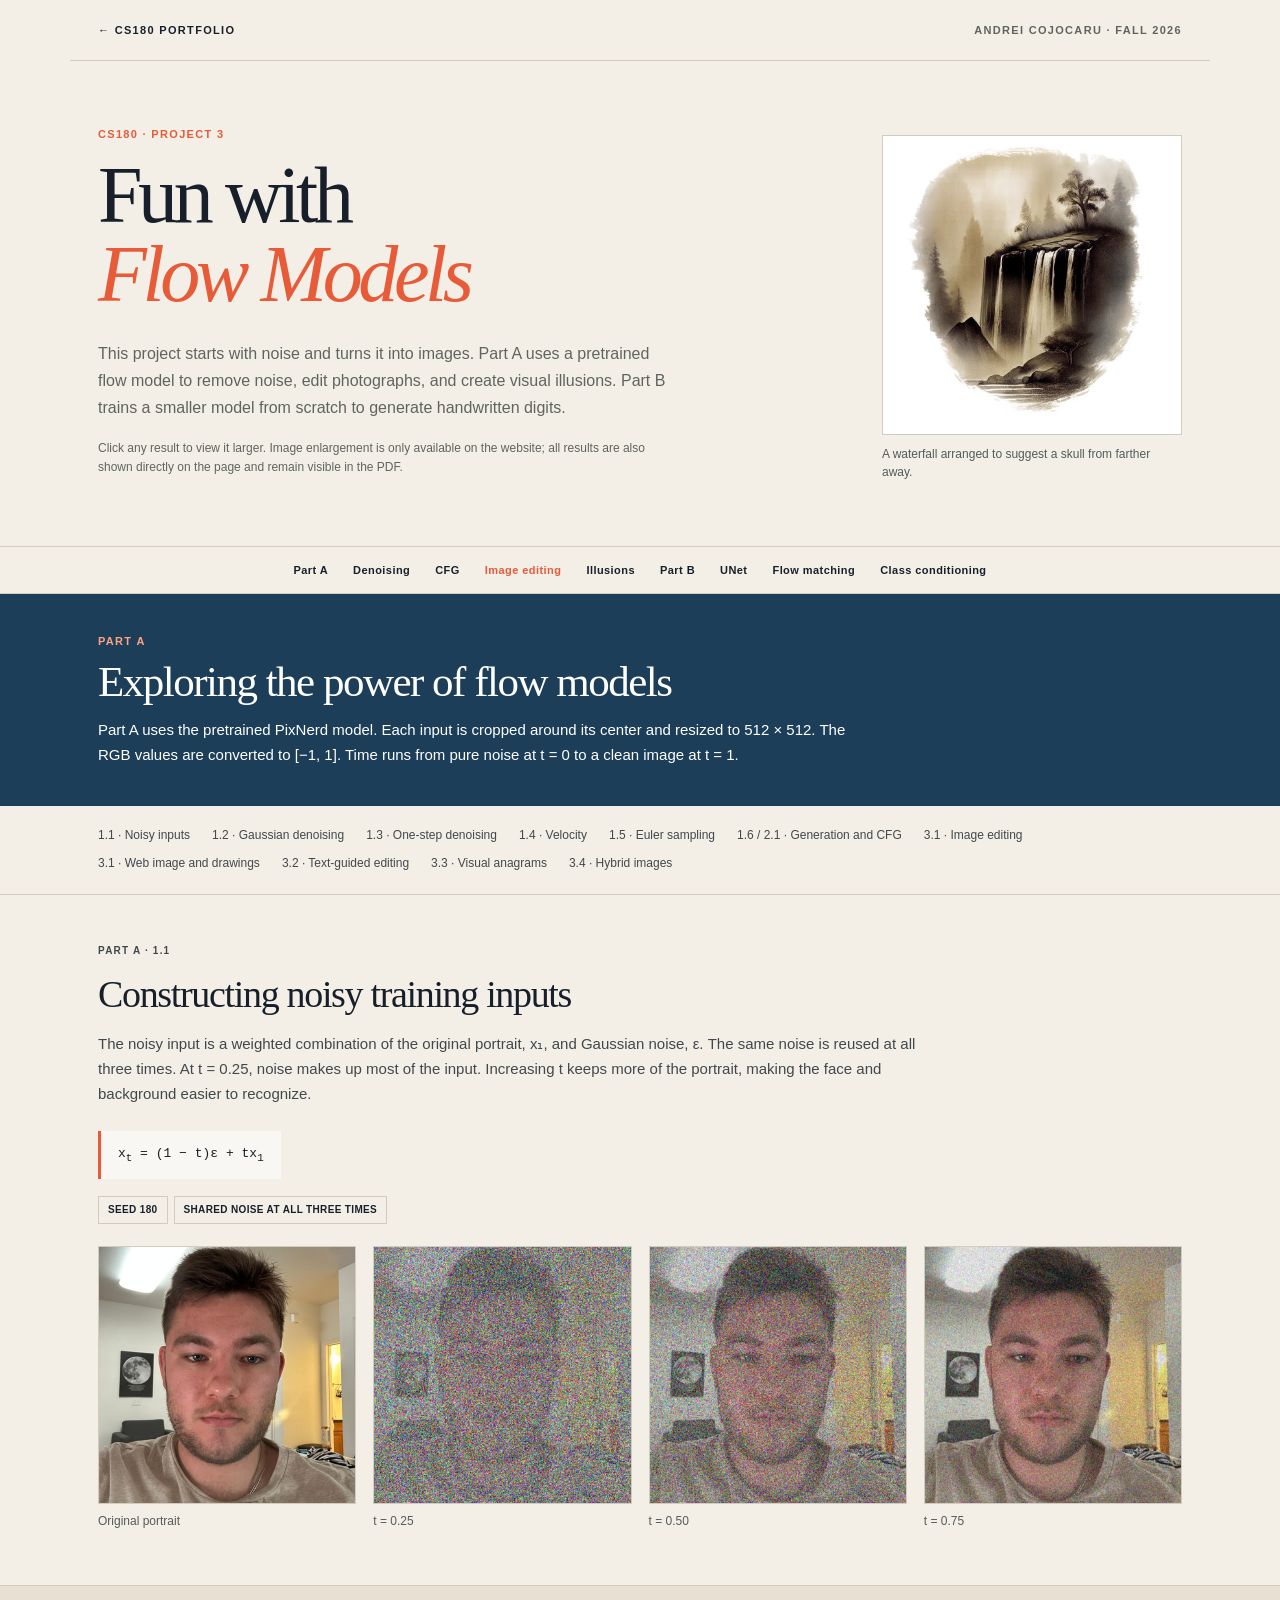
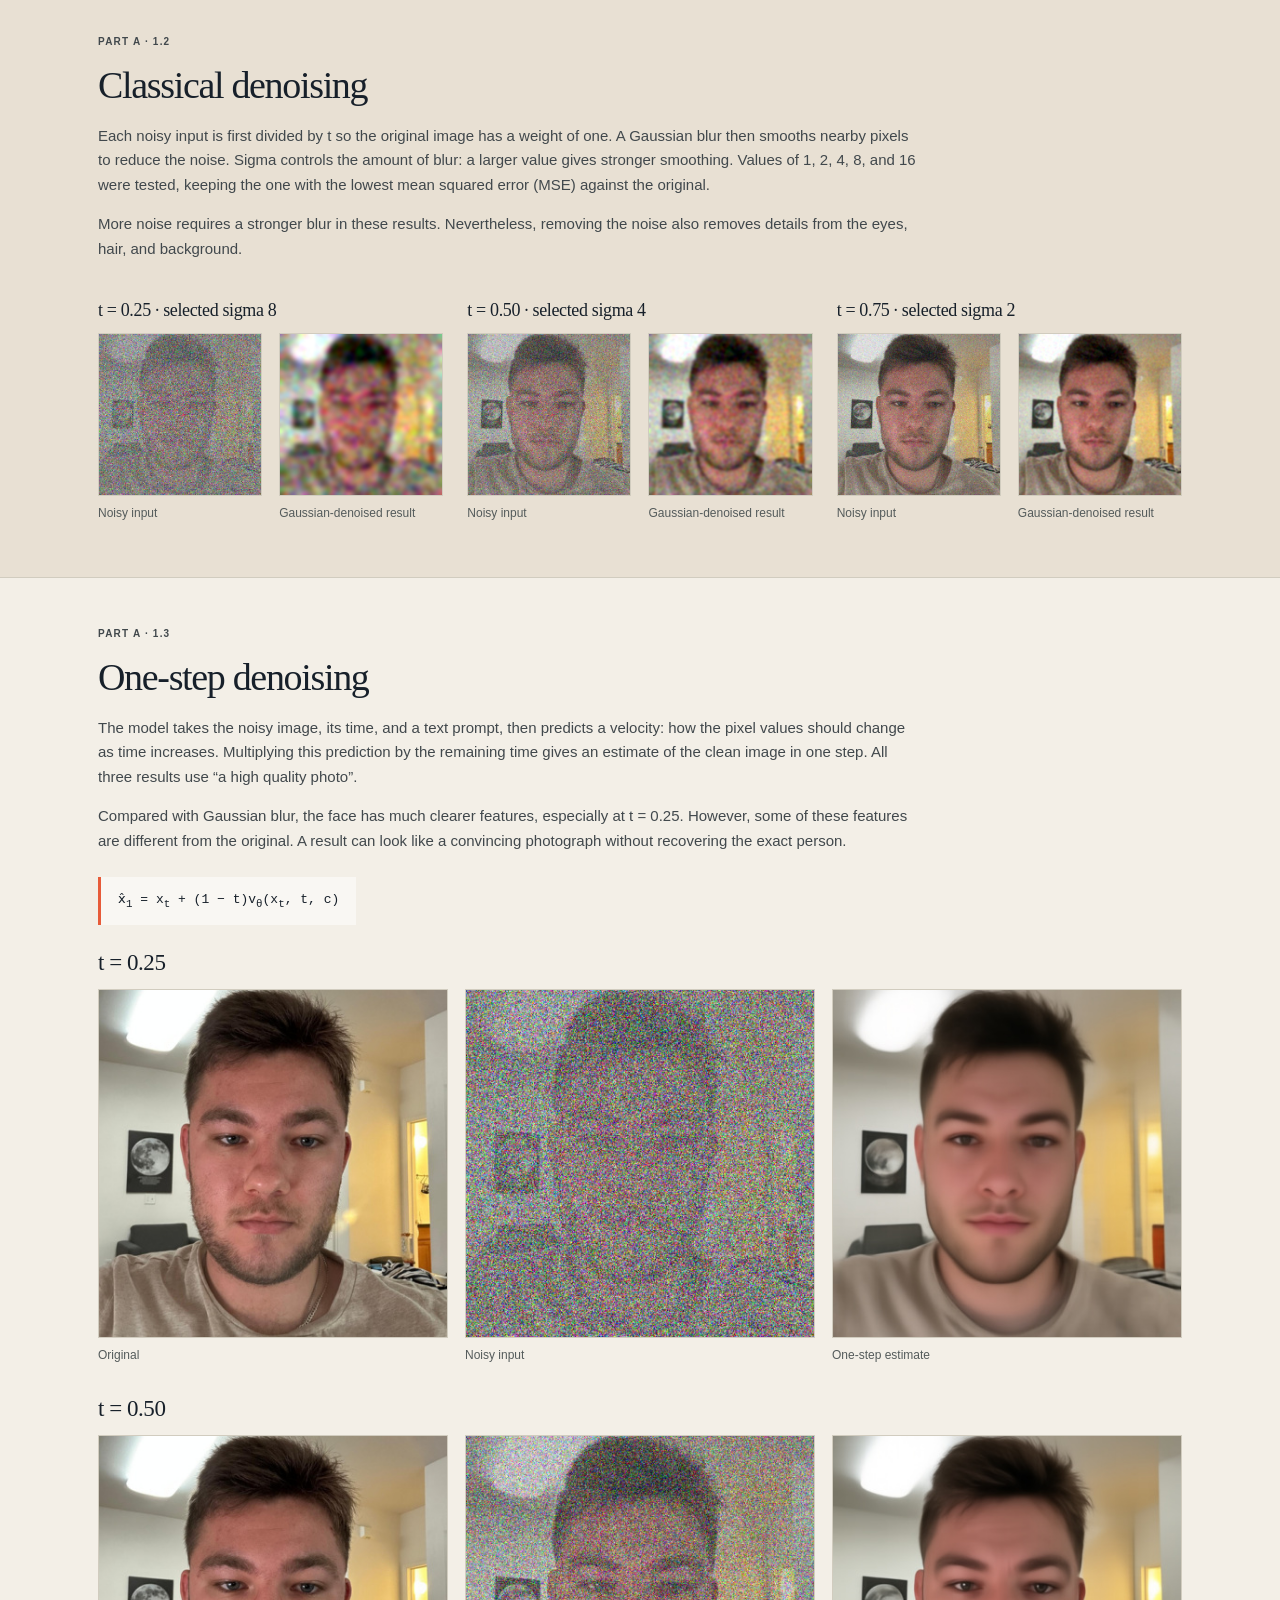
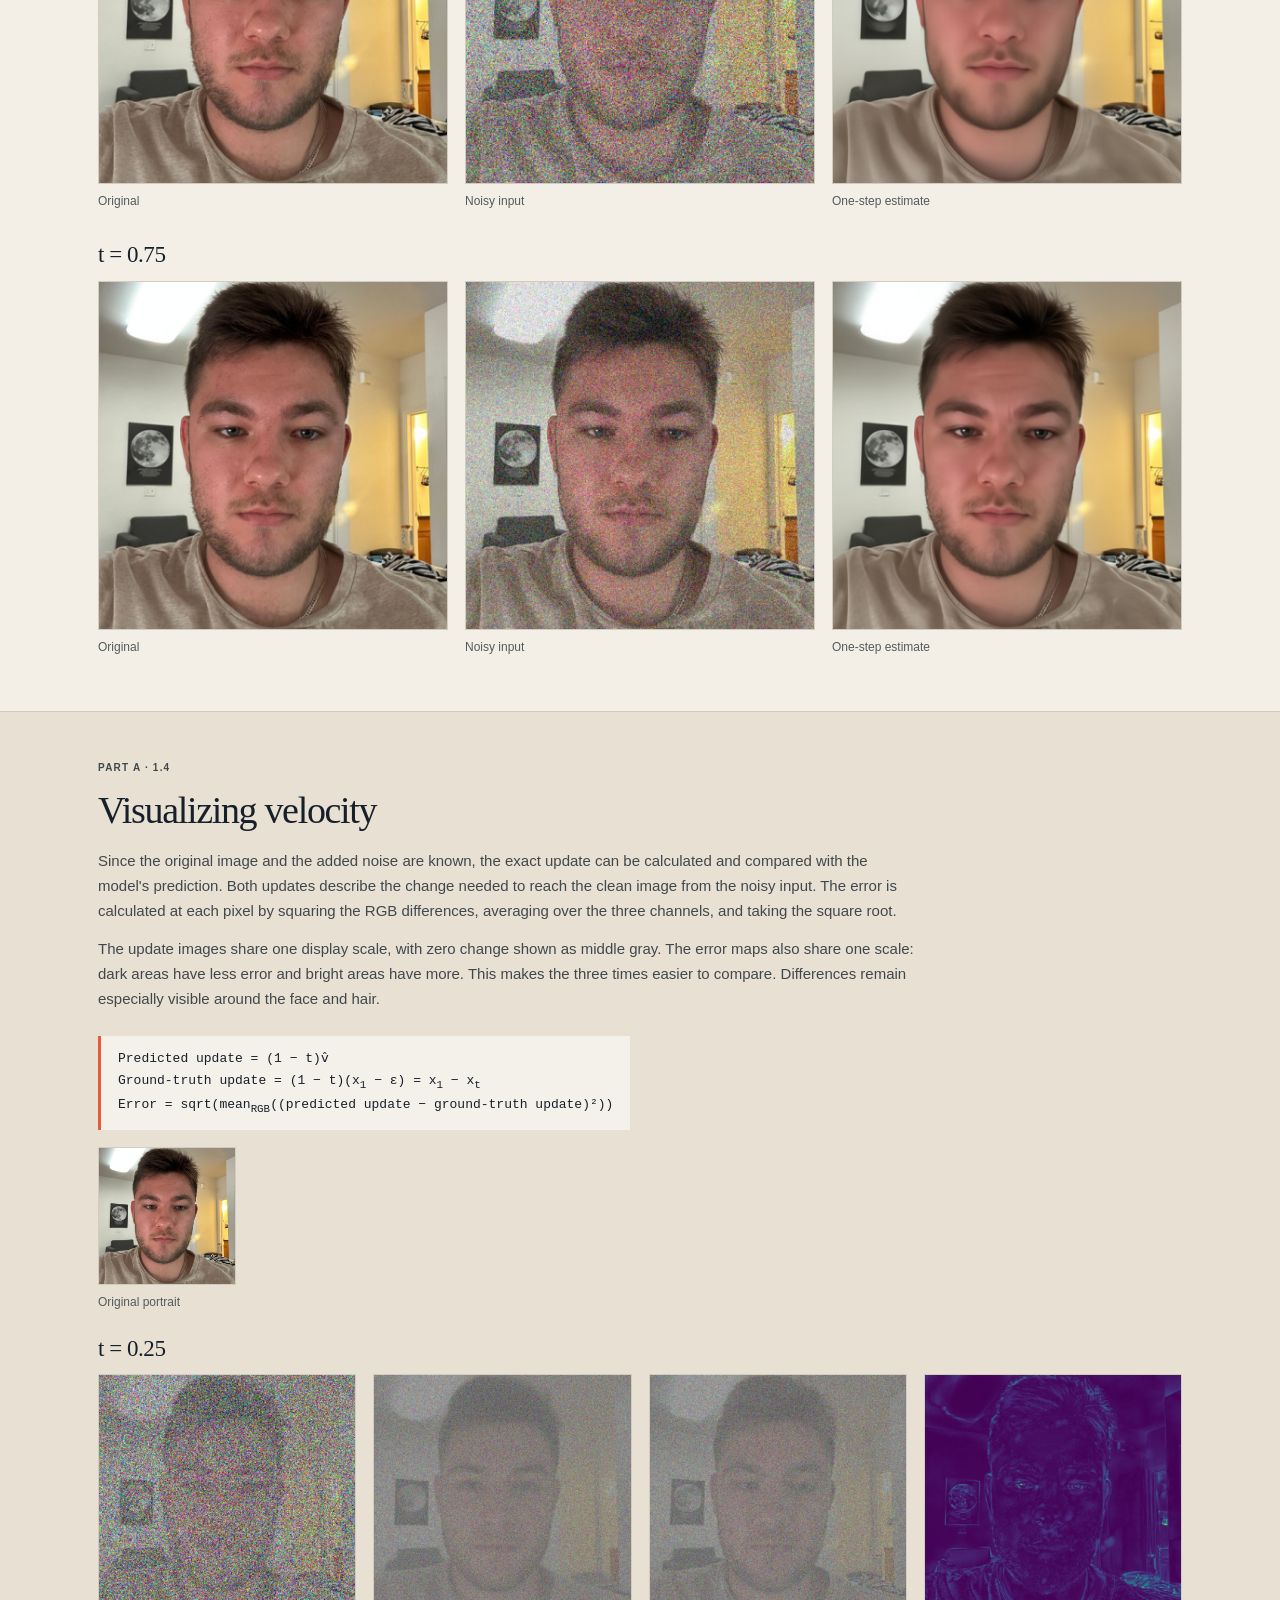
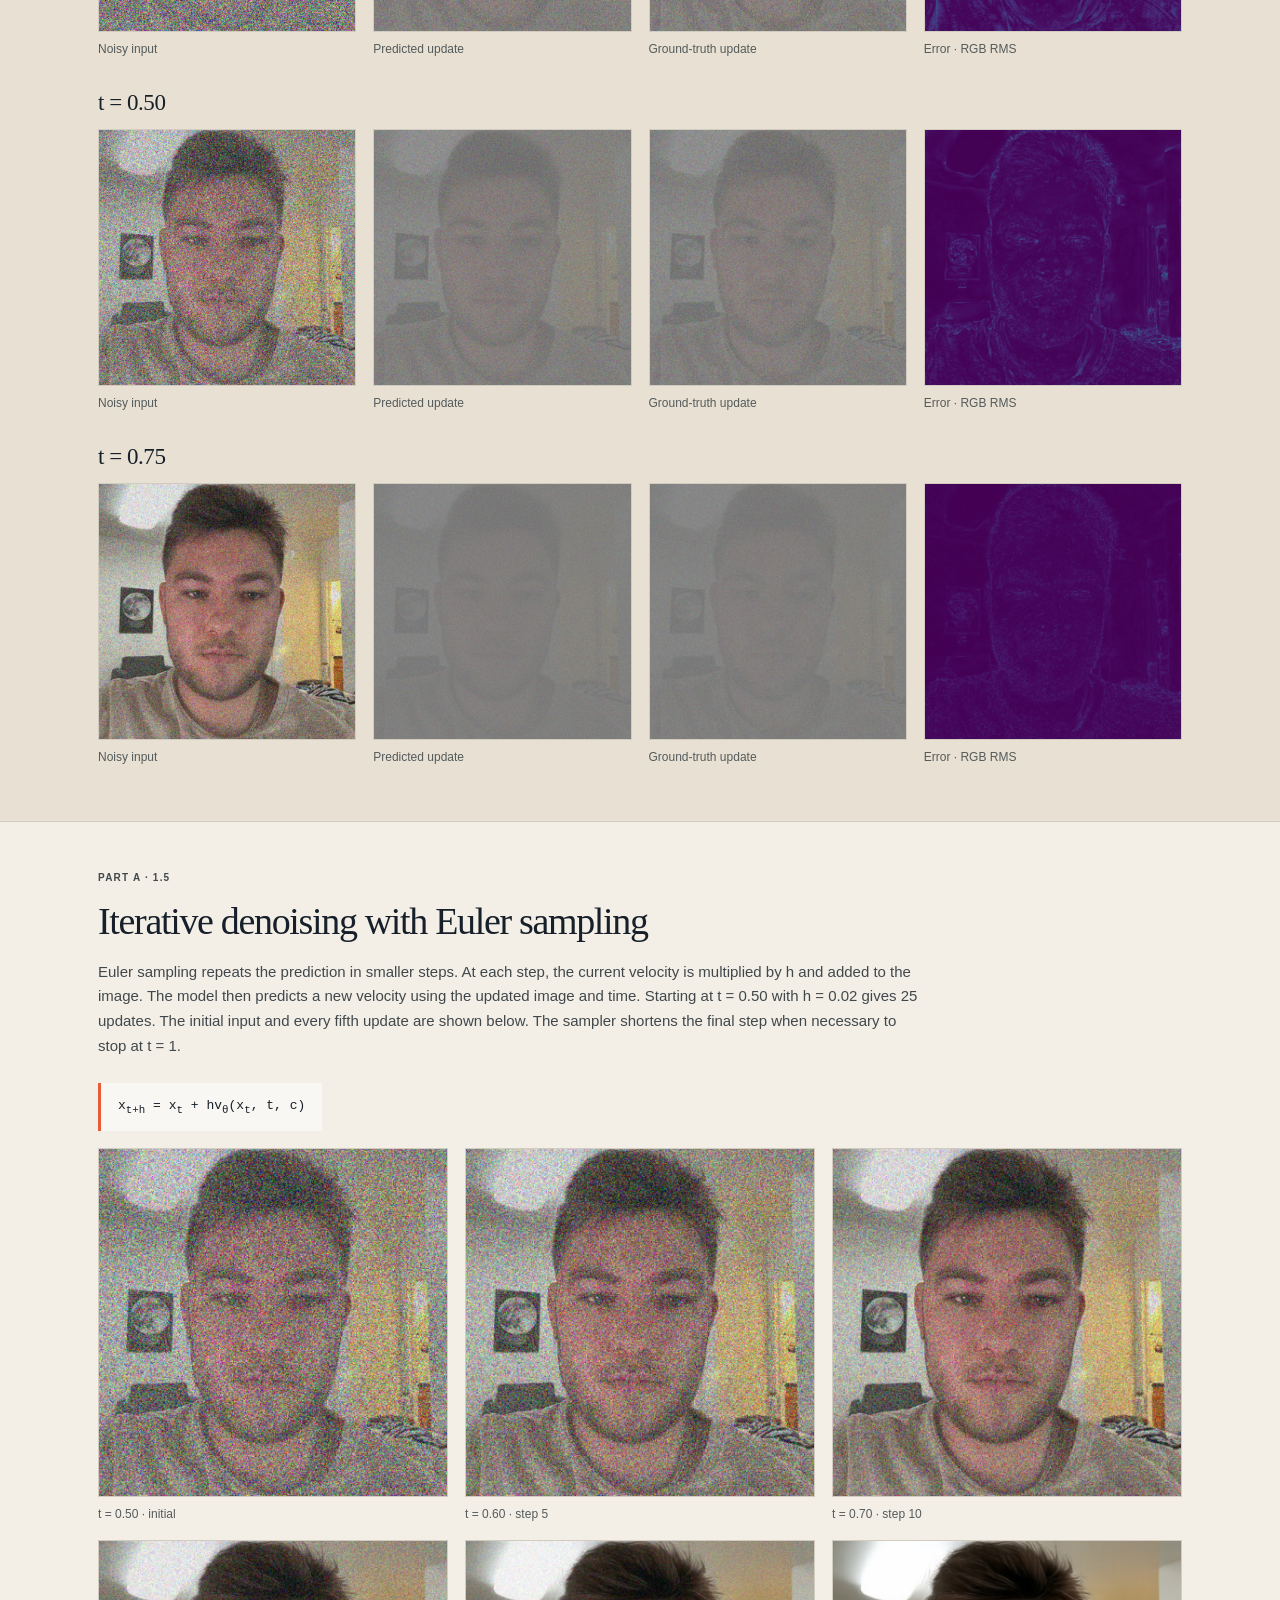
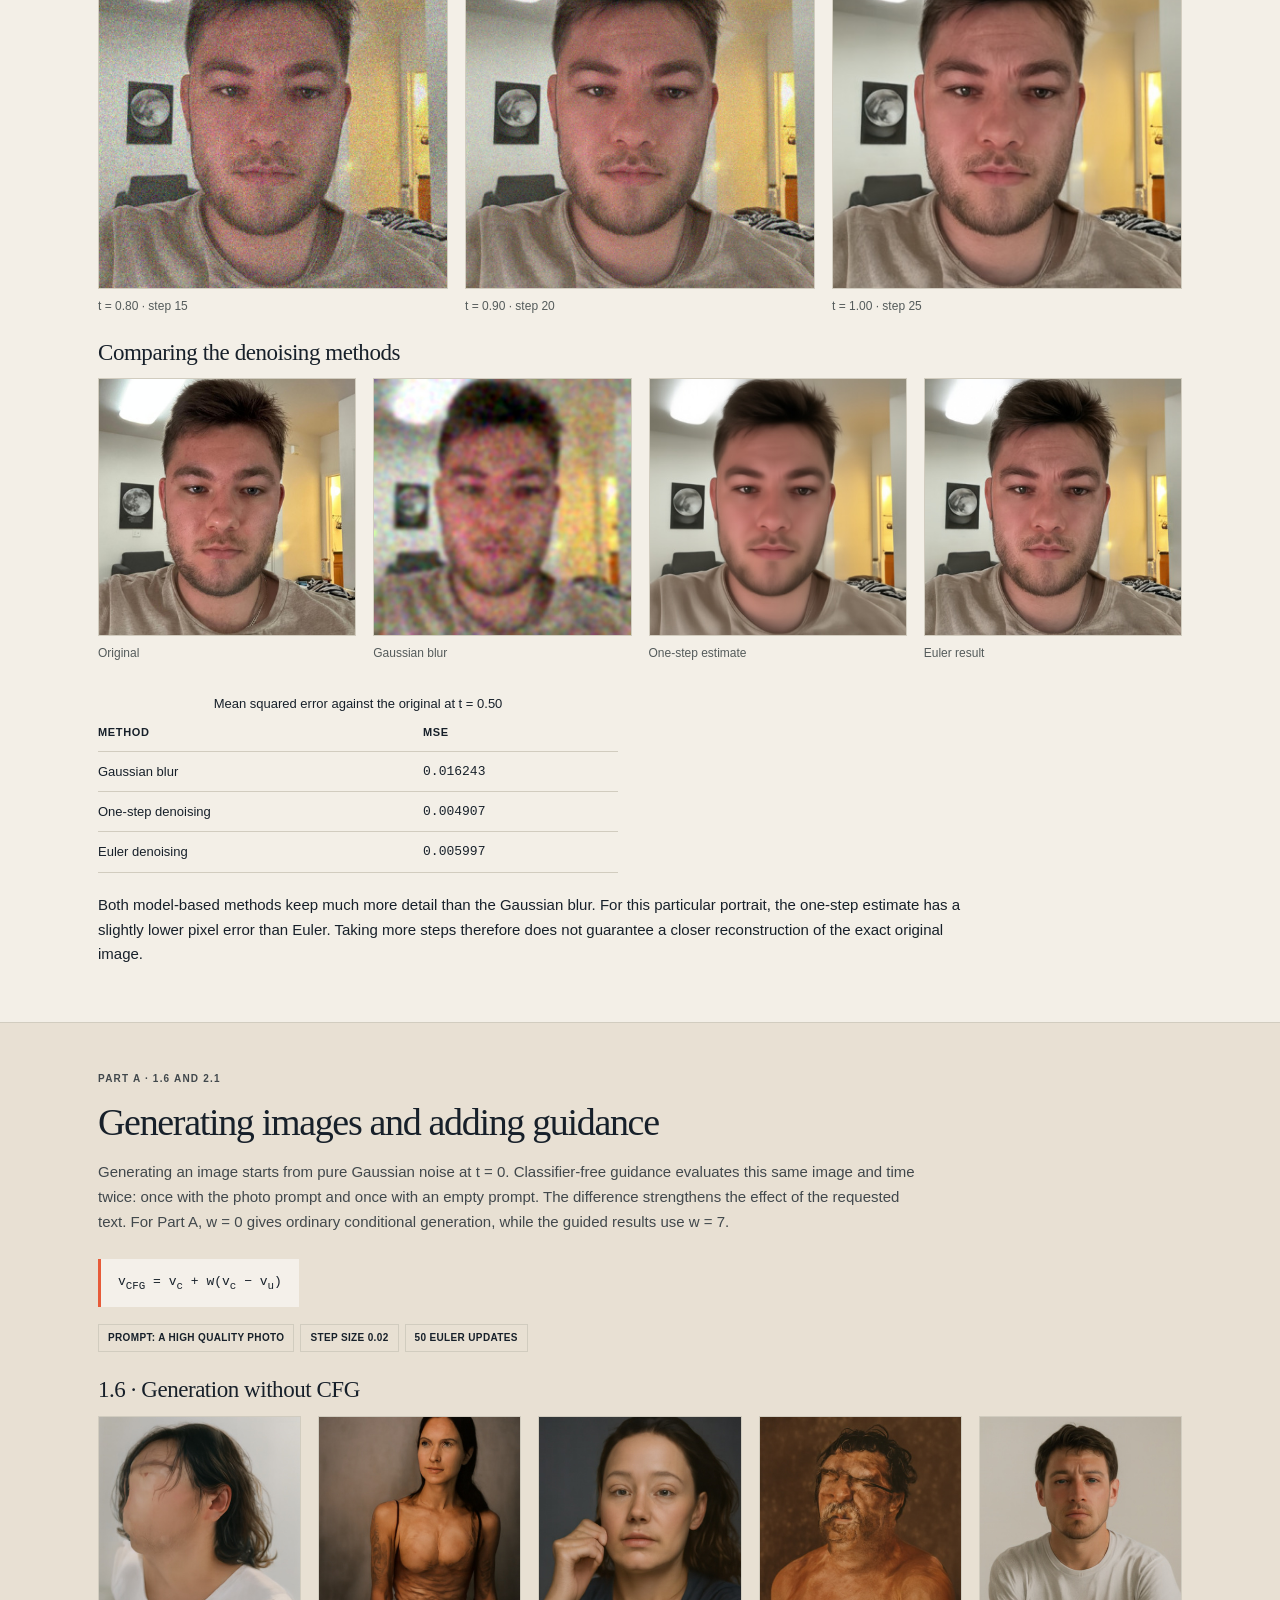
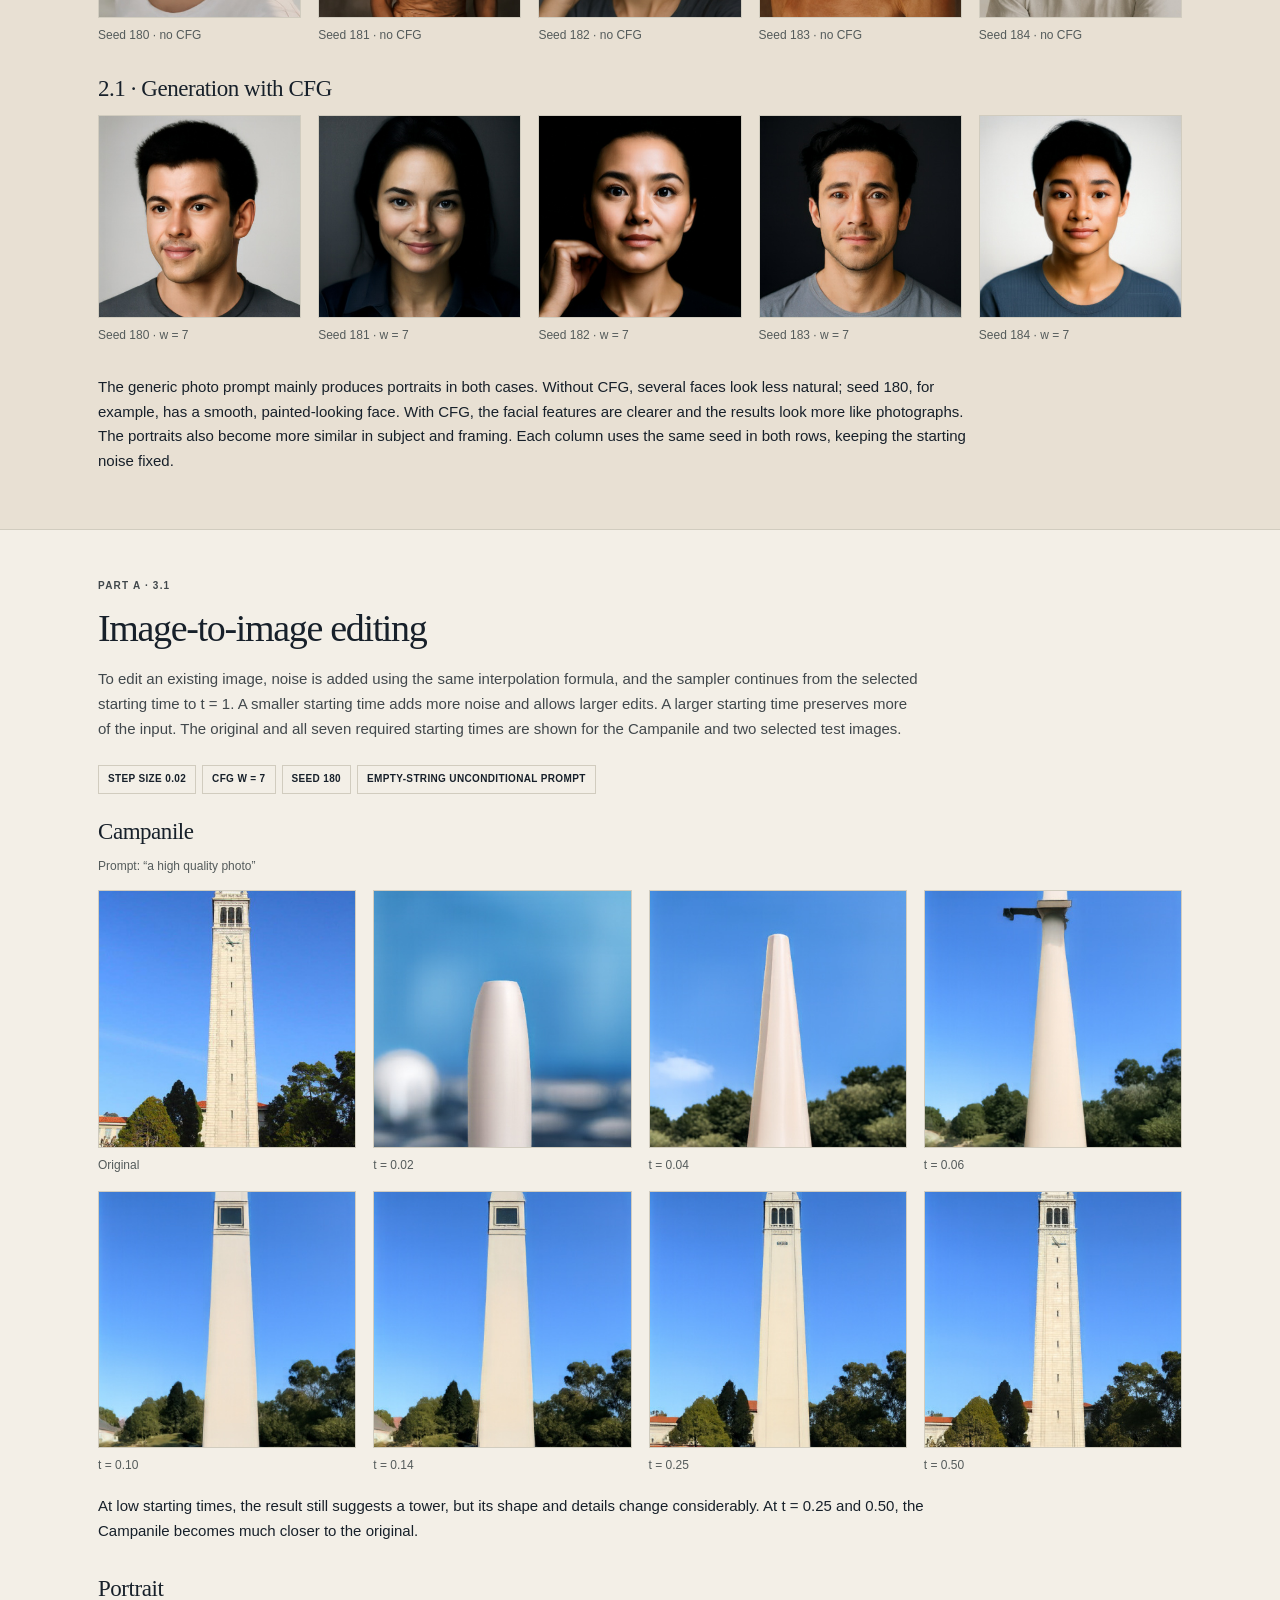
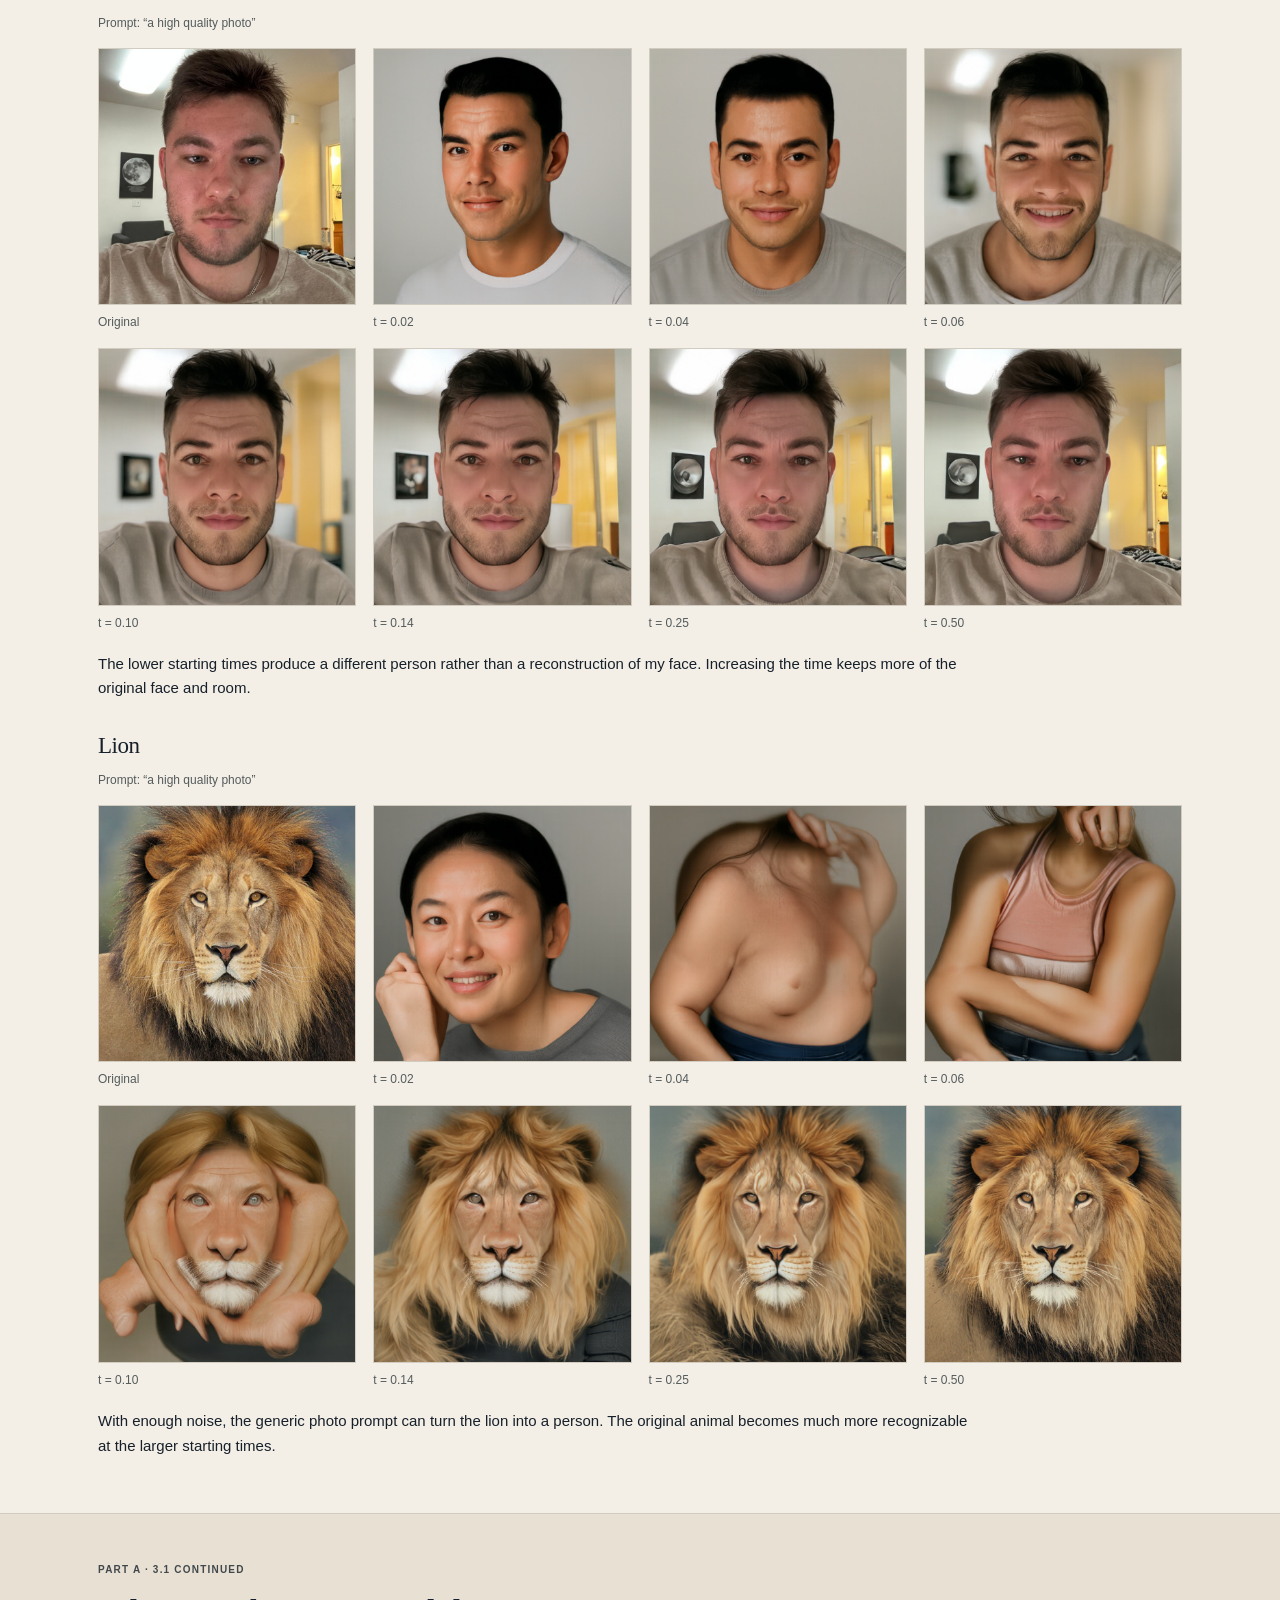
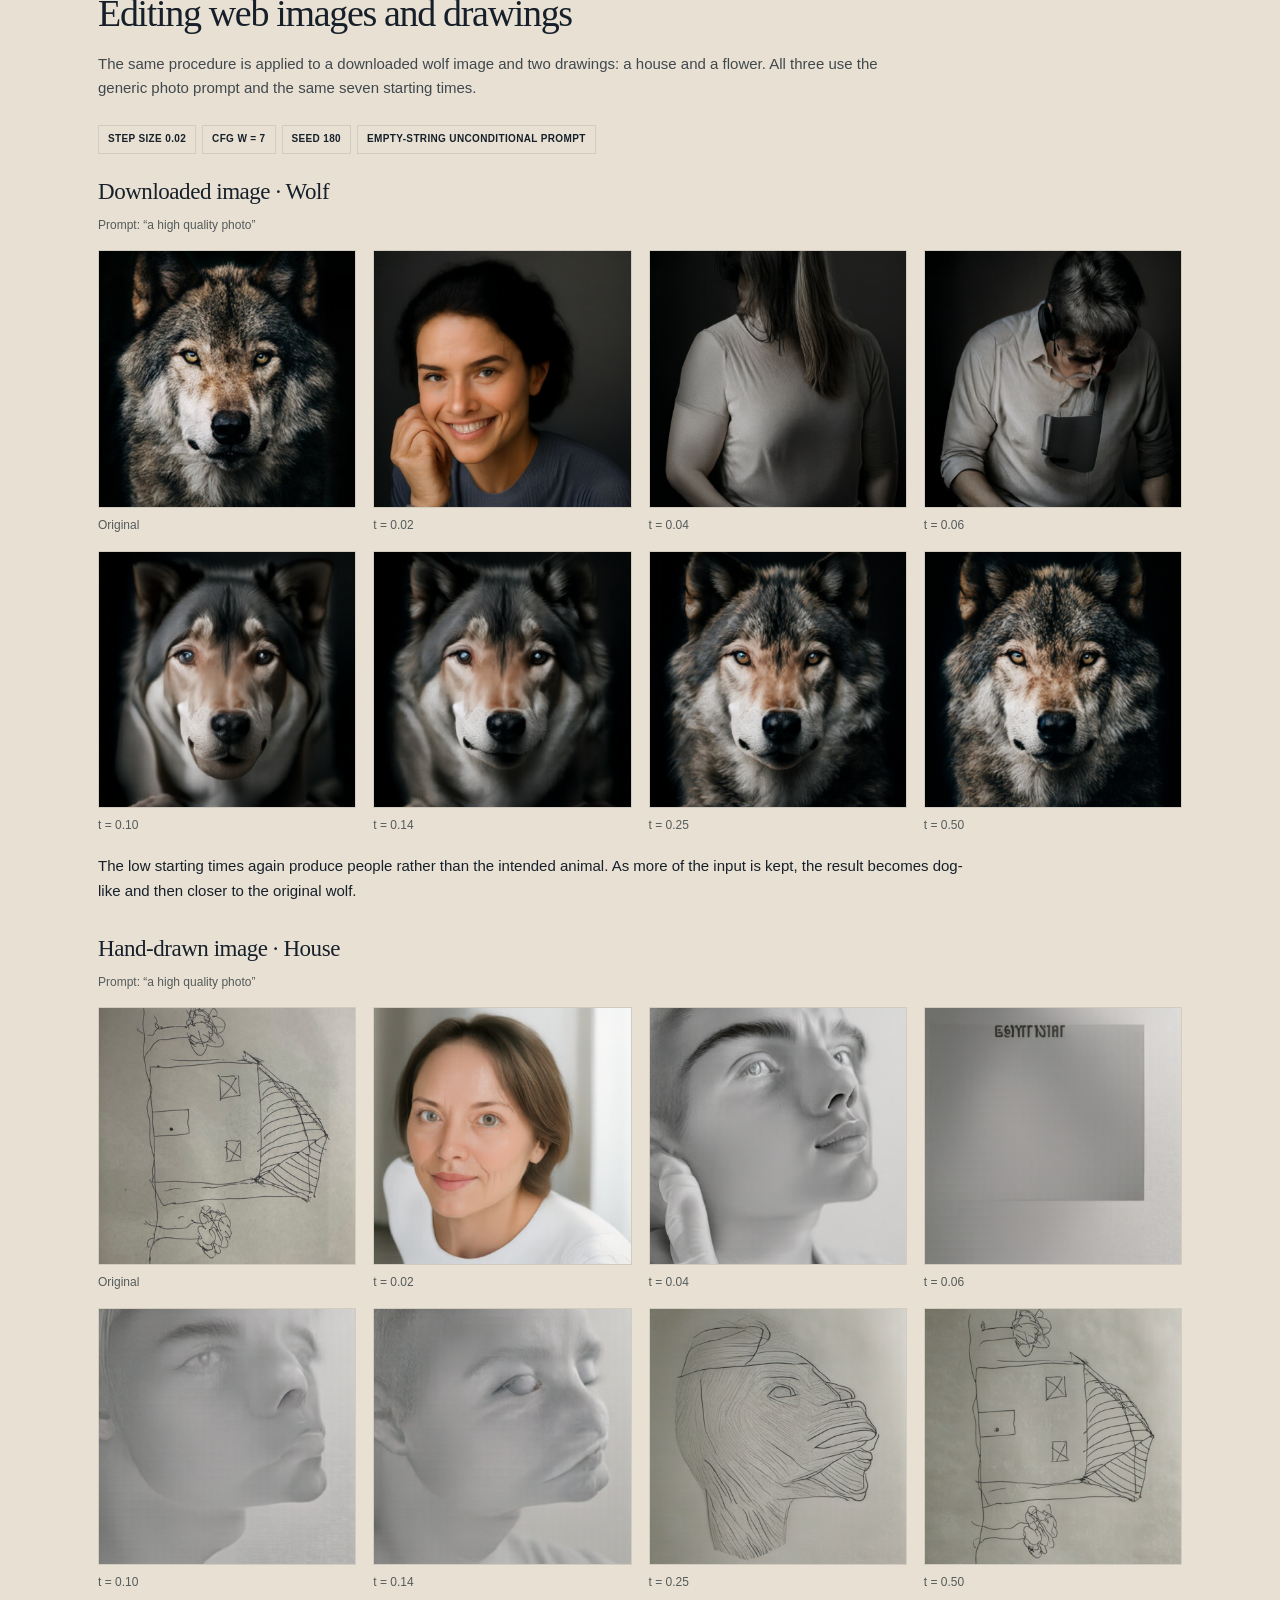
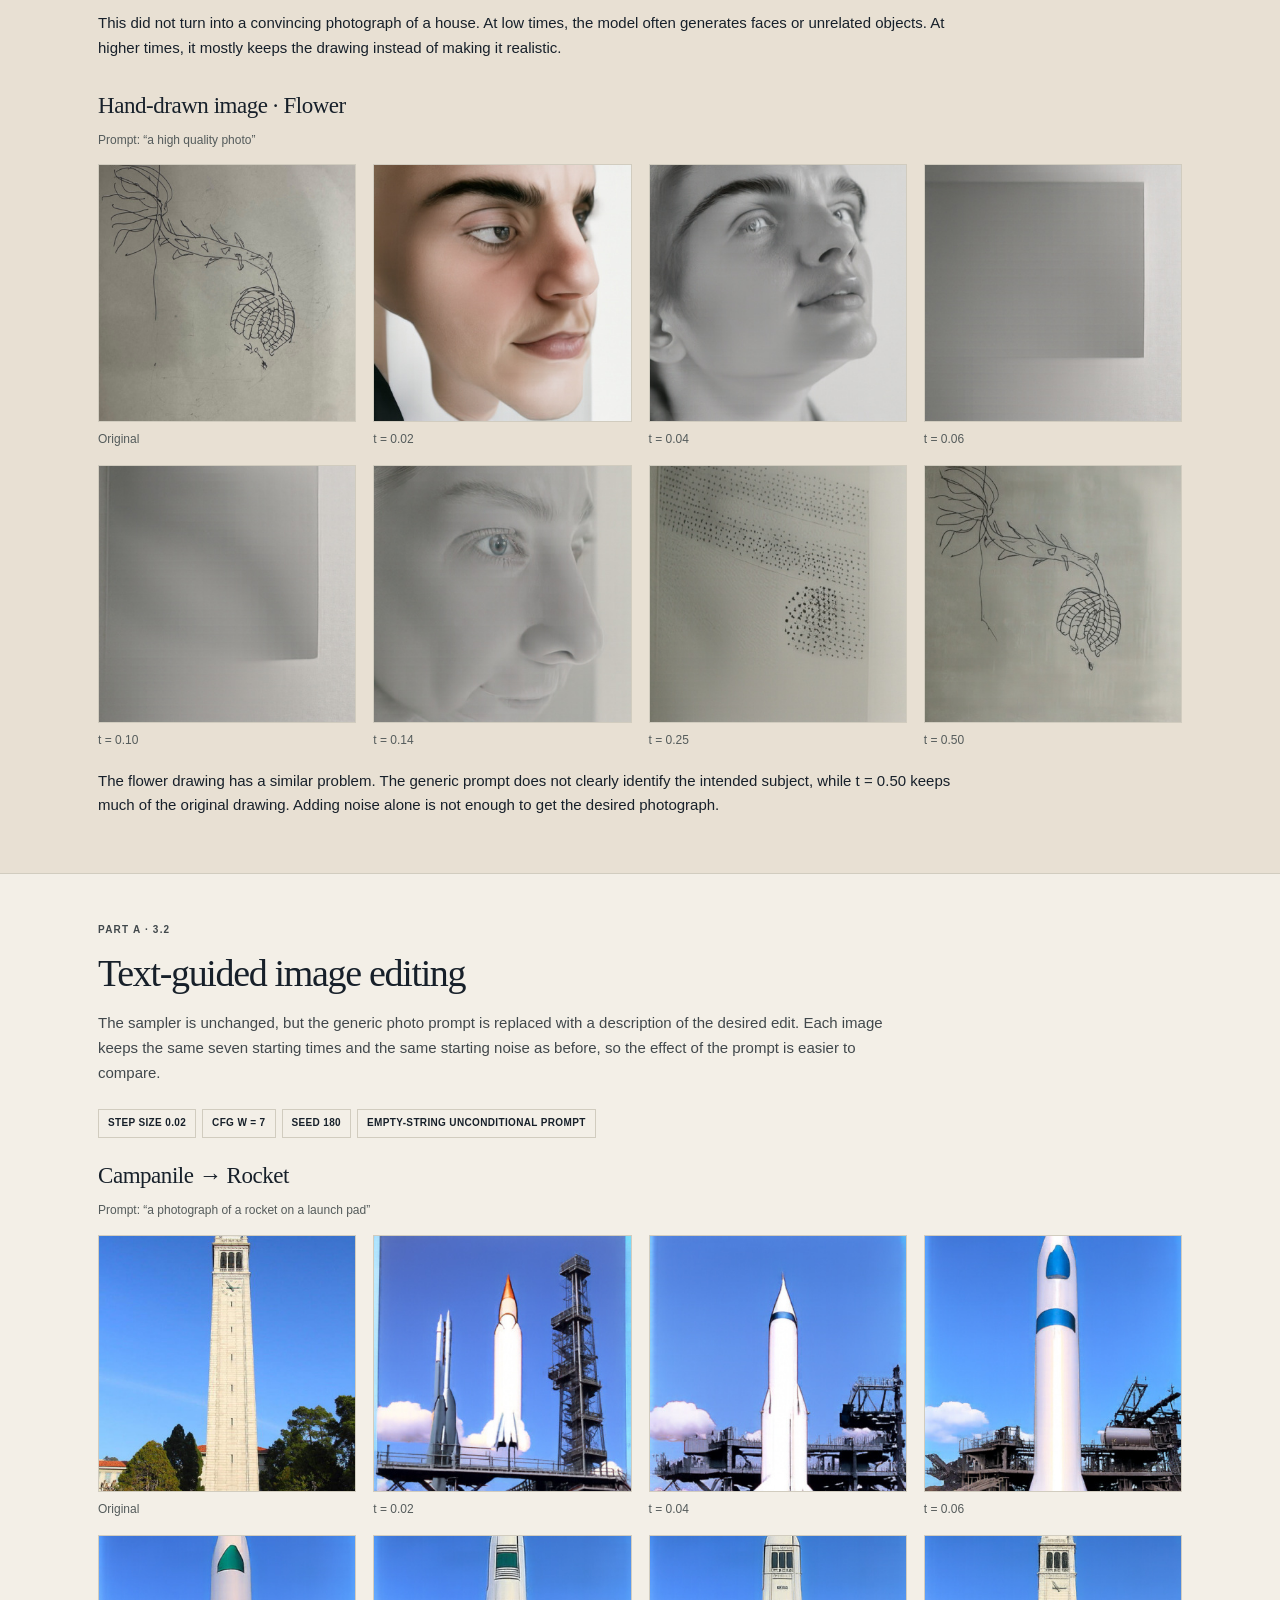
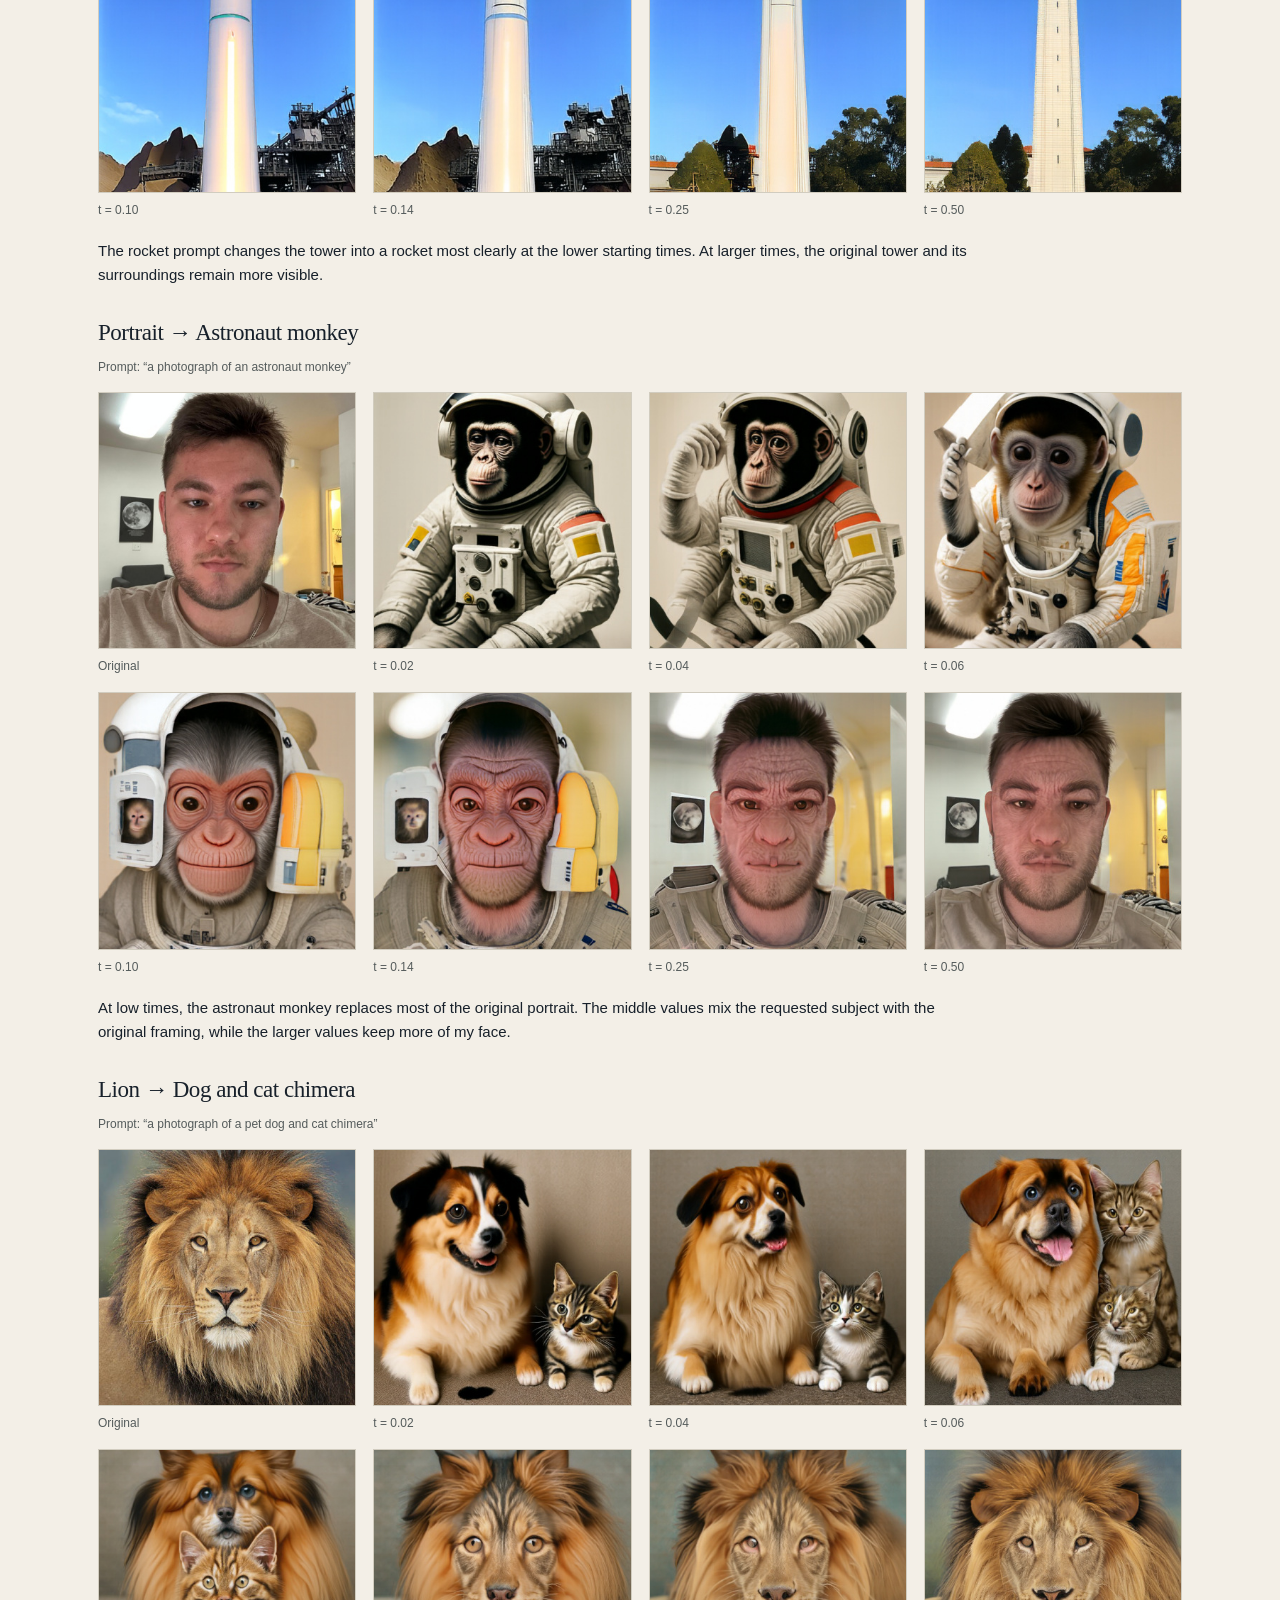
<file: 3/index.html>
<!DOCTYPE html>
<html lang="en"><head><meta charset="UTF-8"><meta name="viewport" content="width=device-width, initial-scale=1"><meta name="description" content="CS180 Project 3: flow models, image generation and editing, and training UNets on MNIST. Results from Parts A and B by Andrei Cojocaru."><title>Project 3 · Fun with Flow Models</title><link rel="stylesheet" href="style.css"><script src="script.js" defer></script></head>
<body><a class="skip-link" href="#part-a">Skip to results</a>
<header class="topbar"><a href="../index.html">← CS180 Portfolio</a><span class="term">Andrei Cojocaru · Fall 2026</span></header>
<main id="top"><section class="hero"><div><p class="eyebrow">CS180 · Project 3</p><h1>Fun with<br><em>Flow Models</em></h1><p class="intro">This project starts with noise and turns it into images. Part A uses a pretrained flow model to remove noise, edit photographs, and create visual illusions. Part B trains a smaller model from scratch to generate handwritten digits.</p><p class="pdf-note">Click any result to view it larger. Image enlargement is only available on the website; all results are also shown directly on the page and remain visible in the PDF.</p><p class="print-url">Website: https://andreiberkeley.github.io/cs180/3/</p></div>
<figure class="hero-visual"><img src="media/hybrid-skull-waterfall.jpg" width="512" height="512" alt="Generated waterfall arranged in the shape of a skull"><figcaption>A waterfall arranged to suggest a skull from farther away.</figcaption></figure></section>
<div class="nav-shell"><nav class="nav" aria-label="Project sections"><a href="#part-a">Part A</a><a href="#a-noise">Denoising</a><a href="#a-cfg">CFG</a><a href="#a-editing">Image editing</a><a href="#a-anagrams">Illusions</a><a href="#part-b">Part B</a><a href="#b-denoising">UNet</a><a href="#b-time">Flow matching</a><a href="#b-class">Class conditioning</a></nav></div>
<section class="part-heading" id="part-a"><p class="part-label">Part A</p><h2>Exploring the power of flow models</h2><p>Part A uses the pretrained PixNerd model. Each input is cropped around its center and resized to 512 × 512. The RGB values are converted to [−1, 1]. Time runs from pure noise at t = 0 to a clean image at t = 1.</p></section>
<nav class="part-index" aria-label="Sections in this part"><a href="#a-noise">1.1 · Noisy inputs</a><a href="#a-blur">1.2 · Gaussian denoising</a><a href="#a-onestep">1.3 · One-step denoising</a><a href="#a-velocity">1.4 · Velocity</a><a href="#a-euler">1.5 · Euler sampling</a><a href="#a-cfg">1.6 / 2.1 · Generation and CFG</a><a href="#a-editing">3.1 · Image editing</a><a href="#a-drawings">3.1 · Web image and drawings</a><a href="#a-text">3.2 · Text-guided editing</a><a href="#a-anagrams">3.3 · Visual anagrams</a><a href="#a-hybrids">3.4 · Hybrid images</a></nav>
<section id="a-noise" class="report-section  "><header class="section-header"><p class="section-number">Part A · 1.1</p><h2>Constructing noisy training inputs</h2><p>The noisy input is a weighted combination of the original portrait, x₁, and Gaussian noise, ε. The same noise is reused at all three times. At t = 0.25, noise makes up most of the input. Increasing t keeps more of the portrait, making the face and background easier to recognize.</p></header><div class="math">x<sub>t</sub> = (1 − t)ε + tx<sub>1</sub></div><div class="settings"><span class="tag">Seed 180</span><span class="tag">Shared noise at all three times</span></div><div class="image-grid cols-4 "><figure class="tile"><a class="image-link" href="media/portrait-original.jpg" aria-label="Enlarge: Original portrait"><img src="media/portrait-original.jpg" width="512" height="512" alt="Original portrait" loading="lazy" decoding="async"></a><figcaption>Original portrait</figcaption></figure><figure class="tile"><a class="image-link" href="media/noisy-025.jpg" aria-label="Enlarge: t = 0.25"><img src="media/noisy-025.jpg" width="374" height="373" alt="t = 0.25" loading="lazy" decoding="async"></a><figcaption>t = 0.25</figcaption></figure><figure class="tile"><a class="image-link" href="media/noisy-050.jpg" aria-label="Enlarge: t = 0.50"><img src="media/noisy-050.jpg" width="374" height="373" alt="t = 0.50" loading="lazy" decoding="async"></a><figcaption>t = 0.50</figcaption></figure><figure class="tile"><a class="image-link" href="media/noisy-075.jpg" aria-label="Enlarge: t = 0.75"><img src="media/noisy-075.jpg" width="374" height="373" alt="t = 0.75" loading="lazy" decoding="async"></a><figcaption>t = 0.75</figcaption></figure></div></section>
<section id="a-blur" class="report-section alt "><header class="section-header"><p class="section-number">Part A · 1.2</p><h2>Classical denoising</h2><p>Each noisy input is first divided by t so the original image has a weight of one. A Gaussian blur then smooths nearby pixels to reduce the noise. Sigma controls the amount of blur: a larger value gives stronger smoothing. Values of 1, 2, 4, 8, and 16 were tested, keeping the one with the lowest mean squared error (MSE) against the original.</p><p>More noise requires a stronger blur in these results. Nevertheless, removing the noise also removes details from the eyes, hair, and background.</p></header><article class="experiment"><h3>t = 0.25 · selected sigma 8</h3><div class="image-grid cols-2 "><figure class="tile"><a class="image-link" href="media/blur-input-025.jpg" aria-label="Enlarge: Noisy input"><img src="media/blur-input-025.jpg" width="374" height="373" alt="Noisy input" loading="lazy" decoding="async"></a><figcaption>Noisy input</figcaption></figure><figure class="tile"><a class="image-link" href="media/blur-result-025.jpg" aria-label="Enlarge: Gaussian-denoised result"><img src="media/blur-result-025.jpg" width="374" height="373" alt="Gaussian-denoised result" loading="lazy" decoding="async"></a><figcaption>Gaussian-denoised result</figcaption></figure></div></article><article class="experiment"><h3>t = 0.50 · selected sigma 4</h3><div class="image-grid cols-2 "><figure class="tile"><a class="image-link" href="media/blur-input-050.jpg" aria-label="Enlarge: Noisy input"><img src="media/blur-input-050.jpg" width="374" height="373" alt="Noisy input" loading="lazy" decoding="async"></a><figcaption>Noisy input</figcaption></figure><figure class="tile"><a class="image-link" href="media/blur-result-050.jpg" aria-label="Enlarge: Gaussian-denoised result"><img src="media/blur-result-050.jpg" width="374" height="373" alt="Gaussian-denoised result" loading="lazy" decoding="async"></a><figcaption>Gaussian-denoised result</figcaption></figure></div></article><article class="experiment"><h3>t = 0.75 · selected sigma 2</h3><div class="image-grid cols-2 "><figure class="tile"><a class="image-link" href="media/blur-input-075.jpg" aria-label="Enlarge: Noisy input"><img src="media/blur-input-075.jpg" width="374" height="373" alt="Noisy input" loading="lazy" decoding="async"></a><figcaption>Noisy input</figcaption></figure><figure class="tile"><a class="image-link" href="media/blur-result-075.jpg" aria-label="Enlarge: Gaussian-denoised result"><img src="media/blur-result-075.jpg" width="374" height="373" alt="Gaussian-denoised result" loading="lazy" decoding="async"></a><figcaption>Gaussian-denoised result</figcaption></figure></div></article></section>
<section id="a-onestep" class="report-section  "><header class="section-header"><p class="section-number">Part A · 1.3</p><h2>One-step denoising</h2><p>The model takes the noisy image, its time, and a text prompt, then predicts a velocity: how the pixel values should change as time increases. Multiplying this prediction by the remaining time gives an estimate of the clean image in one step. All three results use “a high quality photo”.</p><p>Compared with Gaussian blur, the face has much clearer features, especially at t = 0.25. However, some of these features are different from the original. A result can look like a convincing photograph without recovering the exact person.</p></header><div class="math">x̂<sub>1</sub> = x<sub>t</sub> + (1 − t)v<sub>θ</sub>(x<sub>t</sub>, t, c)</div><article class="experiment"><h3>t = 0.25</h3><div class="image-grid cols-3 "><figure class="tile"><a class="image-link" href="media/onestep-original-025.jpg" aria-label="Enlarge: Original"><img src="media/onestep-original-025.jpg" width="374" height="373" alt="Original" loading="lazy" decoding="async"></a><figcaption>Original</figcaption></figure><figure class="tile"><a class="image-link" href="media/onestep-input-025.jpg" aria-label="Enlarge: Noisy input"><img src="media/onestep-input-025.jpg" width="374" height="373" alt="Noisy input" loading="lazy" decoding="async"></a><figcaption>Noisy input</figcaption></figure><figure class="tile"><a class="image-link" href="media/onestep-result-025.jpg" aria-label="Enlarge: One-step estimate"><img src="media/onestep-result-025.jpg" width="374" height="373" alt="One-step estimate" loading="lazy" decoding="async"></a><figcaption>One-step estimate</figcaption></figure></div></article><article class="experiment"><h3>t = 0.50</h3><div class="image-grid cols-3 "><figure class="tile"><a class="image-link" href="media/onestep-original-050.jpg" aria-label="Enlarge: Original"><img src="media/onestep-original-050.jpg" width="374" height="373" alt="Original" loading="lazy" decoding="async"></a><figcaption>Original</figcaption></figure><figure class="tile"><a class="image-link" href="media/onestep-input-050.jpg" aria-label="Enlarge: Noisy input"><img src="media/onestep-input-050.jpg" width="374" height="373" alt="Noisy input" loading="lazy" decoding="async"></a><figcaption>Noisy input</figcaption></figure><figure class="tile"><a class="image-link" href="media/onestep-result-050.jpg" aria-label="Enlarge: One-step estimate"><img src="media/onestep-result-050.jpg" width="374" height="373" alt="One-step estimate" loading="lazy" decoding="async"></a><figcaption>One-step estimate</figcaption></figure></div></article><article class="experiment"><h3>t = 0.75</h3><div class="image-grid cols-3 "><figure class="tile"><a class="image-link" href="media/onestep-original-075.jpg" aria-label="Enlarge: Original"><img src="media/onestep-original-075.jpg" width="374" height="373" alt="Original" loading="lazy" decoding="async"></a><figcaption>Original</figcaption></figure><figure class="tile"><a class="image-link" href="media/onestep-input-075.jpg" aria-label="Enlarge: Noisy input"><img src="media/onestep-input-075.jpg" width="374" height="373" alt="Noisy input" loading="lazy" decoding="async"></a><figcaption>Noisy input</figcaption></figure><figure class="tile"><a class="image-link" href="media/onestep-result-075.jpg" aria-label="Enlarge: One-step estimate"><img src="media/onestep-result-075.jpg" width="374" height="373" alt="One-step estimate" loading="lazy" decoding="async"></a><figcaption>One-step estimate</figcaption></figure></div></article></section>
<section id="a-velocity" class="report-section alt velocity"><header class="section-header"><p class="section-number">Part A · 1.4</p><h2>Visualizing velocity</h2><p>Since the original image and the added noise are known, the exact update can be calculated and compared with the model's prediction. Both updates describe the change needed to reach the clean image from the noisy input. The error is calculated at each pixel by squaring the RGB differences, averaging over the three channels, and taking the square root.</p><p>The update images share one display scale, with zero change shown as middle gray. The error maps also share one scale: dark areas have less error and bright areas have more. This makes the three times easier to compare. Differences remain especially visible around the face and hair.</p></header><div class="math">Predicted update = (1 − t)v̂<br>Ground-truth update = (1 − t)(x<sub>1</sub> − ε) = x<sub>1</sub> − x<sub>t</sub><br>Error = sqrt(mean<sub>RGB</sub>((predicted update − ground-truth update)²))</div><div class="single-original"><figure class="tile"><a class="image-link" href="media/portrait-original.jpg" aria-label="Enlarge: Original portrait"><img src="media/portrait-original.jpg" width="512" height="512" alt="Original portrait" loading="lazy" decoding="async"></a><figcaption>Original portrait</figcaption></figure></div><article class="experiment"><h3>t = 0.25</h3><div class="image-grid cols-4 "><figure class="tile"><a class="image-link" href="media/velocity-input-025.jpg" aria-label="Enlarge: Noisy input"><img src="media/velocity-input-025.jpg" width="339" height="338" alt="Noisy input" loading="lazy" decoding="async"></a><figcaption>Noisy input</figcaption></figure><figure class="tile"><a class="image-link" href="media/velocity-predicted-025.jpg" aria-label="Enlarge: Predicted update"><img src="media/velocity-predicted-025.jpg" width="339" height="338" alt="Predicted update" loading="lazy" decoding="async"></a><figcaption>Predicted update</figcaption></figure><figure class="tile"><a class="image-link" href="media/velocity-target-025.jpg" aria-label="Enlarge: Ground-truth update"><img src="media/velocity-target-025.jpg" width="339" height="338" alt="Ground-truth update" loading="lazy" decoding="async"></a><figcaption>Ground-truth update</figcaption></figure><figure class="tile"><a class="image-link" href="media/velocity-error-025.png" aria-label="Enlarge: Error · RGB RMS"><img src="media/velocity-error-025.png" width="339" height="338" alt="Error · RGB RMS" loading="lazy" decoding="async"></a><figcaption>Error · RGB RMS</figcaption></figure></div></article><article class="experiment"><h3>t = 0.50</h3><div class="image-grid cols-4 "><figure class="tile"><a class="image-link" href="media/velocity-input-050.jpg" aria-label="Enlarge: Noisy input"><img src="media/velocity-input-050.jpg" width="339" height="338" alt="Noisy input" loading="lazy" decoding="async"></a><figcaption>Noisy input</figcaption></figure><figure class="tile"><a class="image-link" href="media/velocity-predicted-050.jpg" aria-label="Enlarge: Predicted update"><img src="media/velocity-predicted-050.jpg" width="339" height="338" alt="Predicted update" loading="lazy" decoding="async"></a><figcaption>Predicted update</figcaption></figure><figure class="tile"><a class="image-link" href="media/velocity-target-050.jpg" aria-label="Enlarge: Ground-truth update"><img src="media/velocity-target-050.jpg" width="339" height="338" alt="Ground-truth update" loading="lazy" decoding="async"></a><figcaption>Ground-truth update</figcaption></figure><figure class="tile"><a class="image-link" href="media/velocity-error-050.png" aria-label="Enlarge: Error · RGB RMS"><img src="media/velocity-error-050.png" width="339" height="338" alt="Error · RGB RMS" loading="lazy" decoding="async"></a><figcaption>Error · RGB RMS</figcaption></figure></div></article><article class="experiment"><h3>t = 0.75</h3><div class="image-grid cols-4 "><figure class="tile"><a class="image-link" href="media/velocity-input-075.jpg" aria-label="Enlarge: Noisy input"><img src="media/velocity-input-075.jpg" width="339" height="338" alt="Noisy input" loading="lazy" decoding="async"></a><figcaption>Noisy input</figcaption></figure><figure class="tile"><a class="image-link" href="media/velocity-predicted-075.jpg" aria-label="Enlarge: Predicted update"><img src="media/velocity-predicted-075.jpg" width="339" height="338" alt="Predicted update" loading="lazy" decoding="async"></a><figcaption>Predicted update</figcaption></figure><figure class="tile"><a class="image-link" href="media/velocity-target-075.jpg" aria-label="Enlarge: Ground-truth update"><img src="media/velocity-target-075.jpg" width="339" height="338" alt="Ground-truth update" loading="lazy" decoding="async"></a><figcaption>Ground-truth update</figcaption></figure><figure class="tile"><a class="image-link" href="media/velocity-error-075.png" aria-label="Enlarge: Error · RGB RMS"><img src="media/velocity-error-075.png" width="339" height="338" alt="Error · RGB RMS" loading="lazy" decoding="async"></a><figcaption>Error · RGB RMS</figcaption></figure></div></article></section>
<section id="a-euler" class="report-section  "><header class="section-header"><p class="section-number">Part A · 1.5</p><h2>Iterative denoising with Euler sampling</h2><p>Euler sampling repeats the prediction in smaller steps. At each step, the current velocity is multiplied by h and added to the image. The model then predicts a new velocity using the updated image and time. Starting at t = 0.50 with h = 0.02 gives 25 updates. The initial input and every fifth update are shown below. The sampler shortens the final step when necessary to stop at t = 1.</p></header><div class="math">x<sub>t+h</sub> = x<sub>t</sub> + hv<sub>θ</sub>(x<sub>t</sub>, t, c)</div><div class="image-grid cols-3 "><figure class="tile"><a class="image-link" href="media/euler-050.jpg" aria-label="Enlarge: t = 0.50 · initial"><img src="media/euler-050.jpg" width="374" height="373" alt="t = 0.50 · initial" loading="lazy" decoding="async"></a><figcaption>t = 0.50 · initial</figcaption></figure><figure class="tile"><a class="image-link" href="media/euler-060.jpg" aria-label="Enlarge: t = 0.60 · step 5"><img src="media/euler-060.jpg" width="374" height="373" alt="t = 0.60 · step 5" loading="lazy" decoding="async"></a><figcaption>t = 0.60 · step 5</figcaption></figure><figure class="tile"><a class="image-link" href="media/euler-070.jpg" aria-label="Enlarge: t = 0.70 · step 10"><img src="media/euler-070.jpg" width="374" height="373" alt="t = 0.70 · step 10" loading="lazy" decoding="async"></a><figcaption>t = 0.70 · step 10</figcaption></figure><figure class="tile"><a class="image-link" href="media/euler-080.jpg" aria-label="Enlarge: t = 0.80 · step 15"><img src="media/euler-080.jpg" width="374" height="373" alt="t = 0.80 · step 15" loading="lazy" decoding="async"></a><figcaption>t = 0.80 · step 15</figcaption></figure><figure class="tile"><a class="image-link" href="media/euler-090.jpg" aria-label="Enlarge: t = 0.90 · step 20"><img src="media/euler-090.jpg" width="374" height="373" alt="t = 0.90 · step 20" loading="lazy" decoding="async"></a><figcaption>t = 0.90 · step 20</figcaption></figure><figure class="tile"><a class="image-link" href="media/euler-100.jpg" aria-label="Enlarge: t = 1.00 · step 25"><img src="media/euler-100.jpg" width="374" height="373" alt="t = 1.00 · step 25" loading="lazy" decoding="async"></a><figcaption>t = 1.00 · step 25</figcaption></figure></div><article class="experiment"><h3>Comparing the denoising methods</h3><div class="image-grid cols-4 "><figure class="tile"><a class="image-link" href="media/comparison-original.jpg" aria-label="Enlarge: Original"><img src="media/comparison-original.jpg" width="374" height="373" alt="Original" loading="lazy" decoding="async"></a><figcaption>Original</figcaption></figure><figure class="tile"><a class="image-link" href="media/comparison-blur.jpg" aria-label="Enlarge: Gaussian blur"><img src="media/comparison-blur.jpg" width="374" height="373" alt="Gaussian blur" loading="lazy" decoding="async"></a><figcaption>Gaussian blur</figcaption></figure><figure class="tile"><a class="image-link" href="media/comparison-onestep.jpg" aria-label="Enlarge: One-step estimate"><img src="media/comparison-onestep.jpg" width="374" height="373" alt="One-step estimate" loading="lazy" decoding="async"></a><figcaption>One-step estimate</figcaption></figure><figure class="tile"><a class="image-link" href="media/comparison-euler.jpg" aria-label="Enlarge: Euler result"><img src="media/comparison-euler.jpg" width="374" height="373" alt="Euler result" loading="lazy" decoding="async"></a><figcaption>Euler result</figcaption></figure></div></article><table class="metrics"><caption>Mean squared error against the original at t = 0.50</caption><thead><tr><th scope="col">Method</th><th scope="col">MSE</th></tr></thead><tbody><tr><td>Gaussian blur</td><td>0.016243</td></tr><tr><td>One-step denoising</td><td>0.004907</td></tr><tr><td>Euler denoising</td><td>0.005997</td></tr></tbody></table><p class="observation">Both model-based methods keep much more detail than the Gaussian blur. For this particular portrait, the one-step estimate has a slightly lower pixel error than Euler. Taking more steps therefore does not guarantee a closer reconstruction of the exact original image.</p></section>
<section id="a-cfg" class="report-section alt "><header class="section-header"><p class="section-number">Part A · 1.6 and 2.1</p><h2>Generating images and adding guidance</h2><p>Generating an image starts from pure Gaussian noise at t = 0. Classifier-free guidance evaluates this same image and time twice: once with the photo prompt and once with an empty prompt. The difference strengthens the effect of the requested text. For Part A, w = 0 gives ordinary conditional generation, while the guided results use w = 7.</p></header><div class="math">v<sub>CFG</sub> = v<sub>c</sub> + w(v<sub>c</sub> − v<sub>u</sub>)</div><div class="settings"><span class="tag">Prompt: a high quality photo</span><span class="tag">Step size 0.02</span><span class="tag">50 Euler updates</span></div><article class="experiment"><h3>1.6 · Generation without CFG</h3><div class="image-grid cols-5 "><figure class="tile"><a class="image-link" href="media/conditional-180.jpg" aria-label="Enlarge: Seed 180 · no CFG"><img src="media/conditional-180.jpg" width="374" height="373" alt="Seed 180 · no CFG" loading="lazy" decoding="async"></a><figcaption>Seed 180 · no CFG</figcaption></figure><figure class="tile"><a class="image-link" href="media/conditional-181.jpg" aria-label="Enlarge: Seed 181 · no CFG"><img src="media/conditional-181.jpg" width="374" height="373" alt="Seed 181 · no CFG" loading="lazy" decoding="async"></a><figcaption>Seed 181 · no CFG</figcaption></figure><figure class="tile"><a class="image-link" href="media/conditional-182.jpg" aria-label="Enlarge: Seed 182 · no CFG"><img src="media/conditional-182.jpg" width="374" height="373" alt="Seed 182 · no CFG" loading="lazy" decoding="async"></a><figcaption>Seed 182 · no CFG</figcaption></figure><figure class="tile"><a class="image-link" href="media/conditional-183.jpg" aria-label="Enlarge: Seed 183 · no CFG"><img src="media/conditional-183.jpg" width="374" height="373" alt="Seed 183 · no CFG" loading="lazy" decoding="async"></a><figcaption>Seed 183 · no CFG</figcaption></figure><figure class="tile"><a class="image-link" href="media/conditional-184.jpg" aria-label="Enlarge: Seed 184 · no CFG"><img src="media/conditional-184.jpg" width="374" height="373" alt="Seed 184 · no CFG" loading="lazy" decoding="async"></a><figcaption>Seed 184 · no CFG</figcaption></figure></div></article><article class="experiment"><h3>2.1 · Generation with CFG</h3><div class="image-grid cols-5 "><figure class="tile"><a class="image-link" href="media/cfg-180.jpg" aria-label="Enlarge: Seed 180 · w = 7"><img src="media/cfg-180.jpg" width="374" height="373" alt="Seed 180 · w = 7" loading="lazy" decoding="async"></a><figcaption>Seed 180 · w = 7</figcaption></figure><figure class="tile"><a class="image-link" href="media/cfg-181.jpg" aria-label="Enlarge: Seed 181 · w = 7"><img src="media/cfg-181.jpg" width="374" height="373" alt="Seed 181 · w = 7" loading="lazy" decoding="async"></a><figcaption>Seed 181 · w = 7</figcaption></figure><figure class="tile"><a class="image-link" href="media/cfg-182.jpg" aria-label="Enlarge: Seed 182 · w = 7"><img src="media/cfg-182.jpg" width="374" height="373" alt="Seed 182 · w = 7" loading="lazy" decoding="async"></a><figcaption>Seed 182 · w = 7</figcaption></figure><figure class="tile"><a class="image-link" href="media/cfg-183.jpg" aria-label="Enlarge: Seed 183 · w = 7"><img src="media/cfg-183.jpg" width="374" height="373" alt="Seed 183 · w = 7" loading="lazy" decoding="async"></a><figcaption>Seed 183 · w = 7</figcaption></figure><figure class="tile"><a class="image-link" href="media/cfg-184.jpg" aria-label="Enlarge: Seed 184 · w = 7"><img src="media/cfg-184.jpg" width="374" height="373" alt="Seed 184 · w = 7" loading="lazy" decoding="async"></a><figcaption>Seed 184 · w = 7</figcaption></figure></div></article><p class="observation">The generic photo prompt mainly produces portraits in both cases. Without CFG, several faces look less natural; seed 180, for example, has a smooth, painted-looking face. With CFG, the facial features are clearer and the results look more like photographs. The portraits also become more similar in subject and framing. Each column uses the same seed in both rows, keeping the starting noise fixed.</p></section>
<section id="a-editing" class="report-section  "><header class="section-header"><p class="section-number">Part A · 3.1</p><h2>Image-to-image editing</h2><p>To edit an existing image, noise is added using the same interpolation formula, and the sampler continues from the selected starting time to t = 1. A smaller starting time adds more noise and allows larger edits. A larger starting time preserves more of the input. The original and all seven required starting times are shown for the Campanile and two selected test images.</p></header><div class="settings"><span class="tag">Step size 0.02</span><span class="tag">CFG w = 7</span><span class="tag">Seed 180</span><span class="tag">Empty-string unconditional prompt</span></div><article class="experiment"><h3>Campanile</h3><p class="prompt">Prompt: “a high quality photo”</p><div class="image-grid cols-4 "><figure class="tile"><a class="image-link" href="media/edit-campanile-original.jpg" aria-label="Enlarge: Original"><img src="media/edit-campanile-original.jpg" width="374" height="373" alt="Original" loading="lazy" decoding="async"></a><figcaption>Original</figcaption></figure><figure class="tile"><a class="image-link" href="media/edit-campanile-002.jpg" aria-label="Enlarge: t = 0.02"><img src="media/edit-campanile-002.jpg" width="374" height="373" alt="t = 0.02" loading="lazy" decoding="async"></a><figcaption>t = 0.02</figcaption></figure><figure class="tile"><a class="image-link" href="media/edit-campanile-004.jpg" aria-label="Enlarge: t = 0.04"><img src="media/edit-campanile-004.jpg" width="374" height="373" alt="t = 0.04" loading="lazy" decoding="async"></a><figcaption>t = 0.04</figcaption></figure><figure class="tile"><a class="image-link" href="media/edit-campanile-006.jpg" aria-label="Enlarge: t = 0.06"><img src="media/edit-campanile-006.jpg" width="374" height="373" alt="t = 0.06" loading="lazy" decoding="async"></a><figcaption>t = 0.06</figcaption></figure><figure class="tile"><a class="image-link" href="media/edit-campanile-010.jpg" aria-label="Enlarge: t = 0.10"><img src="media/edit-campanile-010.jpg" width="374" height="373" alt="t = 0.10" loading="lazy" decoding="async"></a><figcaption>t = 0.10</figcaption></figure><figure class="tile"><a class="image-link" href="media/edit-campanile-014.jpg" aria-label="Enlarge: t = 0.14"><img src="media/edit-campanile-014.jpg" width="374" height="373" alt="t = 0.14" loading="lazy" decoding="async"></a><figcaption>t = 0.14</figcaption></figure><figure class="tile"><a class="image-link" href="media/edit-campanile-025.jpg" aria-label="Enlarge: t = 0.25"><img src="media/edit-campanile-025.jpg" width="374" height="373" alt="t = 0.25" loading="lazy" decoding="async"></a><figcaption>t = 0.25</figcaption></figure><figure class="tile"><a class="image-link" href="media/edit-campanile-050.jpg" aria-label="Enlarge: t = 0.50"><img src="media/edit-campanile-050.jpg" width="374" height="373" alt="t = 0.50" loading="lazy" decoding="async"></a><figcaption>t = 0.50</figcaption></figure></div><p class="observation">At low starting times, the result still suggests a tower, but its shape and details change considerably. At t = 0.25 and 0.50, the Campanile becomes much closer to the original.</p></article><article class="experiment"><h3>Portrait</h3><p class="prompt">Prompt: “a high quality photo”</p><div class="image-grid cols-4 "><figure class="tile"><a class="image-link" href="media/edit-portrait-original.jpg" aria-label="Enlarge: Original"><img src="media/edit-portrait-original.jpg" width="374" height="373" alt="Original" loading="lazy" decoding="async"></a><figcaption>Original</figcaption></figure><figure class="tile"><a class="image-link" href="media/edit-portrait-002.jpg" aria-label="Enlarge: t = 0.02"><img src="media/edit-portrait-002.jpg" width="374" height="373" alt="t = 0.02" loading="lazy" decoding="async"></a><figcaption>t = 0.02</figcaption></figure><figure class="tile"><a class="image-link" href="media/edit-portrait-004.jpg" aria-label="Enlarge: t = 0.04"><img src="media/edit-portrait-004.jpg" width="374" height="373" alt="t = 0.04" loading="lazy" decoding="async"></a><figcaption>t = 0.04</figcaption></figure><figure class="tile"><a class="image-link" href="media/edit-portrait-006.jpg" aria-label="Enlarge: t = 0.06"><img src="media/edit-portrait-006.jpg" width="374" height="373" alt="t = 0.06" loading="lazy" decoding="async"></a><figcaption>t = 0.06</figcaption></figure><figure class="tile"><a class="image-link" href="media/edit-portrait-010.jpg" aria-label="Enlarge: t = 0.10"><img src="media/edit-portrait-010.jpg" width="374" height="373" alt="t = 0.10" loading="lazy" decoding="async"></a><figcaption>t = 0.10</figcaption></figure><figure class="tile"><a class="image-link" href="media/edit-portrait-014.jpg" aria-label="Enlarge: t = 0.14"><img src="media/edit-portrait-014.jpg" width="374" height="373" alt="t = 0.14" loading="lazy" decoding="async"></a><figcaption>t = 0.14</figcaption></figure><figure class="tile"><a class="image-link" href="media/edit-portrait-025.jpg" aria-label="Enlarge: t = 0.25"><img src="media/edit-portrait-025.jpg" width="374" height="373" alt="t = 0.25" loading="lazy" decoding="async"></a><figcaption>t = 0.25</figcaption></figure><figure class="tile"><a class="image-link" href="media/edit-portrait-050.jpg" aria-label="Enlarge: t = 0.50"><img src="media/edit-portrait-050.jpg" width="374" height="373" alt="t = 0.50" loading="lazy" decoding="async"></a><figcaption>t = 0.50</figcaption></figure></div><p class="observation">The lower starting times produce a different person rather than a reconstruction of my face. Increasing the time keeps more of the original face and room.</p></article><article class="experiment"><h3>Lion</h3><p class="prompt">Prompt: “a high quality photo”</p><div class="image-grid cols-4 "><figure class="tile"><a class="image-link" href="media/edit-lion-original.jpg" aria-label="Enlarge: Original"><img src="media/edit-lion-original.jpg" width="374" height="373" alt="Original" loading="lazy" decoding="async"></a><figcaption>Original</figcaption></figure><figure class="tile"><a class="image-link" href="media/edit-lion-002.jpg" aria-label="Enlarge: t = 0.02"><img src="media/edit-lion-002.jpg" width="374" height="373" alt="t = 0.02" loading="lazy" decoding="async"></a><figcaption>t = 0.02</figcaption></figure><figure class="tile"><a class="image-link" href="media/edit-lion-004.jpg" aria-label="Enlarge: t = 0.04"><img src="media/edit-lion-004.jpg" width="374" height="373" alt="t = 0.04" loading="lazy" decoding="async"></a><figcaption>t = 0.04</figcaption></figure><figure class="tile"><a class="image-link" href="media/edit-lion-006.jpg" aria-label="Enlarge: t = 0.06"><img src="media/edit-lion-006.jpg" width="374" height="373" alt="t = 0.06" loading="lazy" decoding="async"></a><figcaption>t = 0.06</figcaption></figure><figure class="tile"><a class="image-link" href="media/edit-lion-010.jpg" aria-label="Enlarge: t = 0.10"><img src="media/edit-lion-010.jpg" width="374" height="373" alt="t = 0.10" loading="lazy" decoding="async"></a><figcaption>t = 0.10</figcaption></figure><figure class="tile"><a class="image-link" href="media/edit-lion-014.jpg" aria-label="Enlarge: t = 0.14"><img src="media/edit-lion-014.jpg" width="374" height="373" alt="t = 0.14" loading="lazy" decoding="async"></a><figcaption>t = 0.14</figcaption></figure><figure class="tile"><a class="image-link" href="media/edit-lion-025.jpg" aria-label="Enlarge: t = 0.25"><img src="media/edit-lion-025.jpg" width="374" height="373" alt="t = 0.25" loading="lazy" decoding="async"></a><figcaption>t = 0.25</figcaption></figure><figure class="tile"><a class="image-link" href="media/edit-lion-050.jpg" aria-label="Enlarge: t = 0.50"><img src="media/edit-lion-050.jpg" width="374" height="373" alt="t = 0.50" loading="lazy" decoding="async"></a><figcaption>t = 0.50</figcaption></figure></div><p class="observation">With enough noise, the generic photo prompt can turn the lion into a person. The original animal becomes much more recognizable at the larger starting times.</p></article></section>
<section id="a-drawings" class="report-section alt "><header class="section-header"><p class="section-number">Part A · 3.1 continued</p><h2>Editing web images and drawings</h2><p>The same procedure is applied to a downloaded wolf image and two drawings: a house and a flower. All three use the generic photo prompt and the same seven starting times.</p></header><div class="settings"><span class="tag">Step size 0.02</span><span class="tag">CFG w = 7</span><span class="tag">Seed 180</span><span class="tag">Empty-string unconditional prompt</span></div><article class="experiment"><h3>Downloaded image · Wolf</h3><p class="prompt">Prompt: “a high quality photo”</p><div class="image-grid cols-4 "><figure class="tile"><a class="image-link" href="media/edit-wolf-original.jpg" aria-label="Enlarge: Original"><img src="media/edit-wolf-original.jpg" width="374" height="373" alt="Original" loading="lazy" decoding="async"></a><figcaption>Original</figcaption></figure><figure class="tile"><a class="image-link" href="media/edit-wolf-002.jpg" aria-label="Enlarge: t = 0.02"><img src="media/edit-wolf-002.jpg" width="374" height="373" alt="t = 0.02" loading="lazy" decoding="async"></a><figcaption>t = 0.02</figcaption></figure><figure class="tile"><a class="image-link" href="media/edit-wolf-004.jpg" aria-label="Enlarge: t = 0.04"><img src="media/edit-wolf-004.jpg" width="374" height="373" alt="t = 0.04" loading="lazy" decoding="async"></a><figcaption>t = 0.04</figcaption></figure><figure class="tile"><a class="image-link" href="media/edit-wolf-006.jpg" aria-label="Enlarge: t = 0.06"><img src="media/edit-wolf-006.jpg" width="374" height="373" alt="t = 0.06" loading="lazy" decoding="async"></a><figcaption>t = 0.06</figcaption></figure><figure class="tile"><a class="image-link" href="media/edit-wolf-010.jpg" aria-label="Enlarge: t = 0.10"><img src="media/edit-wolf-010.jpg" width="374" height="373" alt="t = 0.10" loading="lazy" decoding="async"></a><figcaption>t = 0.10</figcaption></figure><figure class="tile"><a class="image-link" href="media/edit-wolf-014.jpg" aria-label="Enlarge: t = 0.14"><img src="media/edit-wolf-014.jpg" width="374" height="373" alt="t = 0.14" loading="lazy" decoding="async"></a><figcaption>t = 0.14</figcaption></figure><figure class="tile"><a class="image-link" href="media/edit-wolf-025.jpg" aria-label="Enlarge: t = 0.25"><img src="media/edit-wolf-025.jpg" width="374" height="373" alt="t = 0.25" loading="lazy" decoding="async"></a><figcaption>t = 0.25</figcaption></figure><figure class="tile"><a class="image-link" href="media/edit-wolf-050.jpg" aria-label="Enlarge: t = 0.50"><img src="media/edit-wolf-050.jpg" width="374" height="373" alt="t = 0.50" loading="lazy" decoding="async"></a><figcaption>t = 0.50</figcaption></figure></div><p class="observation">The low starting times again produce people rather than the intended animal. As more of the input is kept, the result becomes dog-like and then closer to the original wolf.</p></article><article class="experiment"><h3>Hand-drawn image · House</h3><p class="prompt">Prompt: “a high quality photo”</p><div class="image-grid cols-4 "><figure class="tile"><a class="image-link" href="media/edit-house-original.jpg" aria-label="Enlarge: Original"><img src="media/edit-house-original.jpg" width="374" height="373" alt="Original" loading="lazy" decoding="async"></a><figcaption>Original</figcaption></figure><figure class="tile"><a class="image-link" href="media/edit-house-002.jpg" aria-label="Enlarge: t = 0.02"><img src="media/edit-house-002.jpg" width="374" height="373" alt="t = 0.02" loading="lazy" decoding="async"></a><figcaption>t = 0.02</figcaption></figure><figure class="tile"><a class="image-link" href="media/edit-house-004.jpg" aria-label="Enlarge: t = 0.04"><img src="media/edit-house-004.jpg" width="374" height="373" alt="t = 0.04" loading="lazy" decoding="async"></a><figcaption>t = 0.04</figcaption></figure><figure class="tile"><a class="image-link" href="media/edit-house-006.jpg" aria-label="Enlarge: t = 0.06"><img src="media/edit-house-006.jpg" width="374" height="373" alt="t = 0.06" loading="lazy" decoding="async"></a><figcaption>t = 0.06</figcaption></figure><figure class="tile"><a class="image-link" href="media/edit-house-010.jpg" aria-label="Enlarge: t = 0.10"><img src="media/edit-house-010.jpg" width="374" height="373" alt="t = 0.10" loading="lazy" decoding="async"></a><figcaption>t = 0.10</figcaption></figure><figure class="tile"><a class="image-link" href="media/edit-house-014.jpg" aria-label="Enlarge: t = 0.14"><img src="media/edit-house-014.jpg" width="374" height="373" alt="t = 0.14" loading="lazy" decoding="async"></a><figcaption>t = 0.14</figcaption></figure><figure class="tile"><a class="image-link" href="media/edit-house-025.jpg" aria-label="Enlarge: t = 0.25"><img src="media/edit-house-025.jpg" width="374" height="373" alt="t = 0.25" loading="lazy" decoding="async"></a><figcaption>t = 0.25</figcaption></figure><figure class="tile"><a class="image-link" href="media/edit-house-050.jpg" aria-label="Enlarge: t = 0.50"><img src="media/edit-house-050.jpg" width="374" height="373" alt="t = 0.50" loading="lazy" decoding="async"></a><figcaption>t = 0.50</figcaption></figure></div><p class="observation">This did not turn into a convincing photograph of a house. At low times, the model often generates faces or unrelated objects. At higher times, it mostly keeps the drawing instead of making it realistic.</p></article><article class="experiment"><h3>Hand-drawn image · Flower</h3><p class="prompt">Prompt: “a high quality photo”</p><div class="image-grid cols-4 "><figure class="tile"><a class="image-link" href="media/edit-flower-original.jpg" aria-label="Enlarge: Original"><img src="media/edit-flower-original.jpg" width="374" height="373" alt="Original" loading="lazy" decoding="async"></a><figcaption>Original</figcaption></figure><figure class="tile"><a class="image-link" href="media/edit-flower-002.jpg" aria-label="Enlarge: t = 0.02"><img src="media/edit-flower-002.jpg" width="374" height="373" alt="t = 0.02" loading="lazy" decoding="async"></a><figcaption>t = 0.02</figcaption></figure><figure class="tile"><a class="image-link" href="media/edit-flower-004.jpg" aria-label="Enlarge: t = 0.04"><img src="media/edit-flower-004.jpg" width="374" height="373" alt="t = 0.04" loading="lazy" decoding="async"></a><figcaption>t = 0.04</figcaption></figure><figure class="tile"><a class="image-link" href="media/edit-flower-006.jpg" aria-label="Enlarge: t = 0.06"><img src="media/edit-flower-006.jpg" width="374" height="373" alt="t = 0.06" loading="lazy" decoding="async"></a><figcaption>t = 0.06</figcaption></figure><figure class="tile"><a class="image-link" href="media/edit-flower-010.jpg" aria-label="Enlarge: t = 0.10"><img src="media/edit-flower-010.jpg" width="374" height="373" alt="t = 0.10" loading="lazy" decoding="async"></a><figcaption>t = 0.10</figcaption></figure><figure class="tile"><a class="image-link" href="media/edit-flower-014.jpg" aria-label="Enlarge: t = 0.14"><img src="media/edit-flower-014.jpg" width="374" height="373" alt="t = 0.14" loading="lazy" decoding="async"></a><figcaption>t = 0.14</figcaption></figure><figure class="tile"><a class="image-link" href="media/edit-flower-025.jpg" aria-label="Enlarge: t = 0.25"><img src="media/edit-flower-025.jpg" width="374" height="373" alt="t = 0.25" loading="lazy" decoding="async"></a><figcaption>t = 0.25</figcaption></figure><figure class="tile"><a class="image-link" href="media/edit-flower-050.jpg" aria-label="Enlarge: t = 0.50"><img src="media/edit-flower-050.jpg" width="374" height="373" alt="t = 0.50" loading="lazy" decoding="async"></a><figcaption>t = 0.50</figcaption></figure></div><p class="observation">The flower drawing has a similar problem. The generic prompt does not clearly identify the intended subject, while t = 0.50 keeps much of the original drawing. Adding noise alone is not enough to get the desired photograph.</p></article></section>
<section id="a-text" class="report-section  "><header class="section-header"><p class="section-number">Part A · 3.2</p><h2>Text-guided image editing</h2><p>The sampler is unchanged, but the generic photo prompt is replaced with a description of the desired edit. Each image keeps the same seven starting times and the same starting noise as before, so the effect of the prompt is easier to compare.</p></header><div class="settings"><span class="tag">Step size 0.02</span><span class="tag">CFG w = 7</span><span class="tag">Seed 180</span><span class="tag">Empty-string unconditional prompt</span></div><article class="experiment"><h3>Campanile → Rocket</h3><p class="prompt">Prompt: “a photograph of a rocket on a launch pad”</p><div class="image-grid cols-4 "><figure class="tile"><a class="image-link" href="media/text-edit-campanile-original.jpg" aria-label="Enlarge: Original"><img src="media/text-edit-campanile-original.jpg" width="361" height="360" alt="Original" loading="lazy" decoding="async"></a><figcaption>Original</figcaption></figure><figure class="tile"><a class="image-link" href="media/text-edit-campanile-002.jpg" aria-label="Enlarge: t = 0.02"><img src="media/text-edit-campanile-002.jpg" width="361" height="360" alt="t = 0.02" loading="lazy" decoding="async"></a><figcaption>t = 0.02</figcaption></figure><figure class="tile"><a class="image-link" href="media/text-edit-campanile-004.jpg" aria-label="Enlarge: t = 0.04"><img src="media/text-edit-campanile-004.jpg" width="361" height="360" alt="t = 0.04" loading="lazy" decoding="async"></a><figcaption>t = 0.04</figcaption></figure><figure class="tile"><a class="image-link" href="media/text-edit-campanile-006.jpg" aria-label="Enlarge: t = 0.06"><img src="media/text-edit-campanile-006.jpg" width="361" height="360" alt="t = 0.06" loading="lazy" decoding="async"></a><figcaption>t = 0.06</figcaption></figure><figure class="tile"><a class="image-link" href="media/text-edit-campanile-010.jpg" aria-label="Enlarge: t = 0.10"><img src="media/text-edit-campanile-010.jpg" width="361" height="360" alt="t = 0.10" loading="lazy" decoding="async"></a><figcaption>t = 0.10</figcaption></figure><figure class="tile"><a class="image-link" href="media/text-edit-campanile-014.jpg" aria-label="Enlarge: t = 0.14"><img src="media/text-edit-campanile-014.jpg" width="361" height="360" alt="t = 0.14" loading="lazy" decoding="async"></a><figcaption>t = 0.14</figcaption></figure><figure class="tile"><a class="image-link" href="media/text-edit-campanile-025.jpg" aria-label="Enlarge: t = 0.25"><img src="media/text-edit-campanile-025.jpg" width="361" height="360" alt="t = 0.25" loading="lazy" decoding="async"></a><figcaption>t = 0.25</figcaption></figure><figure class="tile"><a class="image-link" href="media/text-edit-campanile-050.jpg" aria-label="Enlarge: t = 0.50"><img src="media/text-edit-campanile-050.jpg" width="361" height="360" alt="t = 0.50" loading="lazy" decoding="async"></a><figcaption>t = 0.50</figcaption></figure></div><p class="observation">The rocket prompt changes the tower into a rocket most clearly at the lower starting times. At larger times, the original tower and its surroundings remain more visible.</p></article><article class="experiment"><h3>Portrait → Astronaut monkey</h3><p class="prompt">Prompt: “a photograph of an astronaut monkey”</p><div class="image-grid cols-4 "><figure class="tile"><a class="image-link" href="media/text-edit-portrait-original.jpg" aria-label="Enlarge: Original"><img src="media/text-edit-portrait-original.jpg" width="361" height="360" alt="Original" loading="lazy" decoding="async"></a><figcaption>Original</figcaption></figure><figure class="tile"><a class="image-link" href="media/text-edit-portrait-002.jpg" aria-label="Enlarge: t = 0.02"><img src="media/text-edit-portrait-002.jpg" width="361" height="360" alt="t = 0.02" loading="lazy" decoding="async"></a><figcaption>t = 0.02</figcaption></figure><figure class="tile"><a class="image-link" href="media/text-edit-portrait-004.jpg" aria-label="Enlarge: t = 0.04"><img src="media/text-edit-portrait-004.jpg" width="361" height="360" alt="t = 0.04" loading="lazy" decoding="async"></a><figcaption>t = 0.04</figcaption></figure><figure class="tile"><a class="image-link" href="media/text-edit-portrait-006.jpg" aria-label="Enlarge: t = 0.06"><img src="media/text-edit-portrait-006.jpg" width="361" height="360" alt="t = 0.06" loading="lazy" decoding="async"></a><figcaption>t = 0.06</figcaption></figure><figure class="tile"><a class="image-link" href="media/text-edit-portrait-010.jpg" aria-label="Enlarge: t = 0.10"><img src="media/text-edit-portrait-010.jpg" width="361" height="360" alt="t = 0.10" loading="lazy" decoding="async"></a><figcaption>t = 0.10</figcaption></figure><figure class="tile"><a class="image-link" href="media/text-edit-portrait-014.jpg" aria-label="Enlarge: t = 0.14"><img src="media/text-edit-portrait-014.jpg" width="361" height="360" alt="t = 0.14" loading="lazy" decoding="async"></a><figcaption>t = 0.14</figcaption></figure><figure class="tile"><a class="image-link" href="media/text-edit-portrait-025.jpg" aria-label="Enlarge: t = 0.25"><img src="media/text-edit-portrait-025.jpg" width="361" height="360" alt="t = 0.25" loading="lazy" decoding="async"></a><figcaption>t = 0.25</figcaption></figure><figure class="tile"><a class="image-link" href="media/text-edit-portrait-050.jpg" aria-label="Enlarge: t = 0.50"><img src="media/text-edit-portrait-050.jpg" width="361" height="360" alt="t = 0.50" loading="lazy" decoding="async"></a><figcaption>t = 0.50</figcaption></figure></div><p class="observation">At low times, the astronaut monkey replaces most of the original portrait. The middle values mix the requested subject with the original framing, while the larger values keep more of my face.</p></article><article class="experiment"><h3>Lion → Dog and cat chimera</h3><p class="prompt">Prompt: “a photograph of a pet dog and cat chimera”</p><div class="image-grid cols-4 "><figure class="tile"><a class="image-link" href="media/text-edit-lion-original.jpg" aria-label="Enlarge: Original"><img src="media/text-edit-lion-original.jpg" width="361" height="360" alt="Original" loading="lazy" decoding="async"></a><figcaption>Original</figcaption></figure><figure class="tile"><a class="image-link" href="media/text-edit-lion-002.jpg" aria-label="Enlarge: t = 0.02"><img src="media/text-edit-lion-002.jpg" width="361" height="360" alt="t = 0.02" loading="lazy" decoding="async"></a><figcaption>t = 0.02</figcaption></figure><figure class="tile"><a class="image-link" href="media/text-edit-lion-004.jpg" aria-label="Enlarge: t = 0.04"><img src="media/text-edit-lion-004.jpg" width="361" height="360" alt="t = 0.04" loading="lazy" decoding="async"></a><figcaption>t = 0.04</figcaption></figure><figure class="tile"><a class="image-link" href="media/text-edit-lion-006.jpg" aria-label="Enlarge: t = 0.06"><img src="media/text-edit-lion-006.jpg" width="361" height="360" alt="t = 0.06" loading="lazy" decoding="async"></a><figcaption>t = 0.06</figcaption></figure><figure class="tile"><a class="image-link" href="media/text-edit-lion-010.jpg" aria-label="Enlarge: t = 0.10"><img src="media/text-edit-lion-010.jpg" width="361" height="360" alt="t = 0.10" loading="lazy" decoding="async"></a><figcaption>t = 0.10</figcaption></figure><figure class="tile"><a class="image-link" href="media/text-edit-lion-014.jpg" aria-label="Enlarge: t = 0.14"><img src="media/text-edit-lion-014.jpg" width="361" height="360" alt="t = 0.14" loading="lazy" decoding="async"></a><figcaption>t = 0.14</figcaption></figure><figure class="tile"><a class="image-link" href="media/text-edit-lion-025.jpg" aria-label="Enlarge: t = 0.25"><img src="media/text-edit-lion-025.jpg" width="361" height="360" alt="t = 0.25" loading="lazy" decoding="async"></a><figcaption>t = 0.25</figcaption></figure><figure class="tile"><a class="image-link" href="media/text-edit-lion-050.jpg" aria-label="Enlarge: t = 0.50"><img src="media/text-edit-lion-050.jpg" width="361" height="360" alt="t = 0.50" loading="lazy" decoding="async"></a><figcaption>t = 0.50</figcaption></figure></div><p class="observation">The lower starting times follow the dog-and-cat prompt more strongly. As the starting time increases, the lion&#x27;s original face becomes harder to change.</p></article></section>
<section id="a-anagrams" class="report-section alt "><header class="section-header"><p class="section-number">Part A · 3.3</p><h2>Visual anagrams</h2><p>At each Euler step, one velocity prediction uses the upright image and the first prompt. A second uses the image rotated by 180 degrees and the second prompt. That second prediction is rotated back, and the two velocities are averaged before updating the image.</p></header><div class="math">v = [v<sub>CFG</sub>(x, t, c<sub>a</sub>) + R(v<sub>CFG</sub>(R(x), t, c<sub>b</sub>))] / 2<br>R rotates both spatial axes by 180°</div><div class="settings"><span class="tag">Step size 0.02</span><span class="tag">CFG w = 7</span><span class="tag">Seeds 180 and 181</span><span class="tag">Empty-string unconditional prompt</span></div><article class="experiment"><h3>Old man / Campfire</h3><div class="image-grid cols-2 anagram-grid"><figure class="tile"><a class="image-link" href="media/anagram-old-man-campfire-upright.jpg" aria-label="Enlarge: Upright · “an oil painting of an old man”"><img src="media/anagram-old-man-campfire-upright.jpg" width="374" height="373" alt="Upright · “an oil painting of an old man”" loading="lazy" decoding="async"></a><figcaption>Upright · “an oil painting of an old man”</figcaption></figure><figure class="tile"><a class="image-link" href="media/anagram-old-man-campfire-rotated.jpg" aria-label="Enlarge: Rotated 180° · “an oil painting of people around a campfire”"><img src="media/anagram-old-man-campfire-rotated.jpg" width="374" height="373" alt="Rotated 180° · “an oil painting of people around a campfire”" loading="lazy" decoding="async"></a><figcaption>Rotated 180° · “an oil painting of people around a campfire”</figcaption></figure></div></article><article class="experiment"><h3>Mountain village / Horse</h3><div class="image-grid cols-2 anagram-grid"><figure class="tile"><a class="image-link" href="media/anagram-village-horse-upright.jpg" aria-label="Enlarge: Upright · “a lithograph of a snowy mountain village”"><img src="media/anagram-village-horse-upright.jpg" width="374" height="373" alt="Upright · “a lithograph of a snowy mountain village”" loading="lazy" decoding="async"></a><figcaption>Upright · “a lithograph of a snowy mountain village”</figcaption></figure><figure class="tile"><a class="image-link" href="media/anagram-village-horse-rotated.jpg" aria-label="Enlarge: Rotated 180° · “a lithograph of a horse”"><img src="media/anagram-village-horse-rotated.jpg" width="374" height="373" alt="Rotated 180° · “a lithograph of a horse”" loading="lazy" decoding="async"></a><figcaption>Rotated 180° · “a lithograph of a horse”</figcaption></figure></div></article><p class="observation">The first image suggests an old man's face upright and people around a campfire after rotation. The second combines the mountain village with a horse, but the separation is less convincing: parts of the horse are already visible in the upright view. Each pair shows the same generated image, rotated by 180 degrees, rather than two separately generated results.</p></section>
<section id="a-hybrids" class="report-section  "><header class="section-header"><p class="section-number">Part A · 3.4</p><h2>Hybrid images</h2><p>Both prompts predict a velocity for the same image and time. The low frequencies of the distant prompt are combined with the high frequencies of the close-up prompt. The combined velocity is then used in each Euler update.</p></header><div class="math">v = lowpass(v<sub>a</sub>) + v<sub>b</sub> − lowpass(v<sub>b</sub>)</div><div class="settings"><span class="tag">Step size 0.02</span><span class="tag">CFG w = 7</span><span class="tag">Low-pass sigma 16</span><span class="tag">Gaussian kernel 265 × 265</span></div><article class="experiment"><h3>Skull / Waterfall</h3><p class="prompt">Close-up prompt: “a lithograph of a waterfall”<br>Distant prompt: “a lithograph of a skull”</p><div class="hybrid-grid"><figure class="tile"><a class="image-link" href="media/hybrid-skull-waterfall.jpg" aria-label="Enlarge: Full-size view · close-up details"><img src="media/hybrid-skull-waterfall.jpg" width="512" height="512" alt="Full-size view · close-up details" loading="lazy" decoding="async"></a><figcaption>Full-size view · close-up details</figcaption></figure><div><figure class="hybrid-small"><img src="media/hybrid-skull-waterfall-small.jpg" width="64" height="64" alt="Reduced hybrid for the distant prompt: a lithograph of a skull"></figure><p class="distant-label">64 × 64 view · distant structure</p></div></div></article><article class="experiment"><h3>Cat / Forest</h3><p class="prompt">Close-up prompt: “a lithograph of a forest”<br>Distant prompt: “a lithograph of a cat”</p><div class="hybrid-grid"><figure class="tile"><a class="image-link" href="media/hybrid-cat-forest.jpg" aria-label="Enlarge: Full-size view · close-up details"><img src="media/hybrid-cat-forest.jpg" width="512" height="512" alt="Full-size view · close-up details" loading="lazy" decoding="async"></a><figcaption>Full-size view · close-up details</figcaption></figure><div><figure class="hybrid-small"><img src="media/hybrid-cat-forest-small.jpg" width="64" height="64" alt="Reduced hybrid for the distant prompt: a lithograph of a cat"></figure><p class="distant-label">64 × 64 view · distant structure</p></div></div></article><p class="observation">The waterfall is clear up close, while its overall shape suggests a skull in the smaller view. The cat and forest result is weaker. The trees roughly suggest the outline of a head, but it still looks mostly like a forest when reduced. The method uses the same low- and high-frequency idea as Project 2; the difference is that the velocity predictions are combined at every step, rather than combining two finished images.</p></section>
<section class="part-heading" id="part-b"><p class="part-label">Part B</p><h2>Flow matching from scratch</h2><p>Part B builds and trains smaller UNets on MNIST, a dataset of handwritten digits. Each grayscale image is 28 × 28, with pixel values in [0, 1]. The models use the 60,000 training images, and the denoising examples come from the separate test set.</p></section>
<nav class="part-index" aria-label="Sections in this part"><a href="#b-denoising">1.1–1.2.1 · Denoising UNet</a><a href="#b-ood">1.2.2 · Other noise levels</a><a href="#b-pure">1.2.3 · Pure noise</a><a href="#b-time">2.1–2.3 · Time conditioning</a><a href="#b-class">2.4–2.6 · Class conditioning</a><a href="#b-scheduler">2.6 · Without the scheduler</a></nav>
<section id="b-denoising" class="report-section alt "><header class="section-header"><p class="section-number">Part B · 1.1, 1.2, and 1.2.1</p><h2>Training a single-step denoising UNet</h2><p>The UNet first reduces the image size, then brings it back to the original resolution. Skip connections pass information from the earlier blocks to the matching upsampling blocks, helping keep details that could otherwise be lost. The blocks use convolutions, batch normalization, and GELU activations.</p><p>During training, Gaussian noise with sigma 0.5 is added to each batch. New noise is generated at every iteration. The network predicts the clean digit and minimizes the mean squared difference between its prediction and the original.</p></header><div class="math">z = x + σε<br>Loss = mean((D<sub>θ</sub>(z) − x)²)</div><div class="architecture" aria-label="UNet spatial dimensions"><span><b>28 × 28</b>Input and first block</span><span aria-hidden="true">→</span><span><b>14 × 14 → 7 × 7</b>Downsample</span><span aria-hidden="true">→</span><span><b>1 × 1 → 7 × 7</b>Pool, then unflatten</span><span aria-hidden="true">→</span><span><b>14 × 14 → 28 × 28</b>Upsample and output</span></div><div class="settings"><span class="tag">Hidden dimension 128</span><span class="tag">Batch size 256</span><span class="tag">Adam learning rate 0.0001</span><span class="tag">5 epochs</span><span class="tag">Training sigma 0.5</span></div><div class="result-wide"><figure class="plot"><a class="image-link" href="media/b-noise-levels.png" aria-label="Enlarge: 1.2 · Same test digit with sigma = 0.0, 0.2, 0.4, 0.5, 0.6, 0.8, and 1.0"><img src="media/b-noise-levels.png" width="1589" height="253" alt="1.2 · Same test digit with sigma = 0.0, 0.2, 0.4, 0.5, 0.6, 0.8, and 1.0" loading="lazy" decoding="async"></a><figcaption>1.2 · Same test digit with sigma = 0.0, 0.2, 0.4, 0.5, 0.6, 0.8, and 1.0</figcaption></figure></div><div class="plot-grid"><figure class="plot"><a class="image-link" href="media/b-denoiser-epoch-1.png" aria-label="Enlarge: 1.2.1 · Epoch 1: original digits, noisy inputs, and denoised outputs"><img src="media/b-denoiser-epoch-1.png" width="980" height="334" alt="1.2.1 · Epoch 1: original digits, noisy inputs, and denoised outputs" loading="lazy" decoding="async"></a><figcaption>1.2.1 · Epoch 1: original digits, noisy inputs, and denoised outputs</figcaption></figure><figure class="plot"><a class="image-link" href="media/b-denoiser-epoch-5.png" aria-label="Enlarge: 1.2.1 · Epoch 5: the same test images and noise"><img src="media/b-denoiser-epoch-5.png" width="980" height="334" alt="1.2.1 · Epoch 5: the same test images and noise" loading="lazy" decoding="async"></a><figcaption>1.2.1 · Epoch 5: the same test images and noise</figcaption></figure></div><div class="result-medium"><figure class="plot"><a class="image-link" href="media/b-denoiser-loss.png" aria-label="Enlarge: Training loss at every optimizer step, with a moving average"><img src="media/b-denoiser-loss.png" width="788" height="290" alt="Training loss at every optimizer step, with a moving average" loading="lazy" decoding="async"></a><figcaption>Training loss at every optimizer step, with a moving average</figcaption></figure></div><p class="observation">After one epoch, most digits are already recognizable. By epoch 5, the strokes look cleaner and more consistent. The loss drops quickly at the start and then improves more gradually.</p></section>
<section id="b-ood" class="report-section  "><header class="section-header"><p class="section-number">Part B · 1.2.2</p><h2>Testing other noise levels</h2><p>The denoiser was only trained with sigma 0.5. Here, the same test digit and noise pattern are reused while sigma changes from 0 to 1.</p><p>The digit stays recognizable across most of the range. At sigma 1.0, extra strokes and marks in the background become more noticeable. With more noise, there is less useful information left about the original digit.</p></header><div class="result-wide"><figure class="plot"><a class="image-link" href="media/b-ood.png" aria-label="Enlarge: Top row: noisy inputs. Bottom row: denoised predictions for the same test digit."><img src="media/b-ood.png" width="1589" height="490" alt="Top row: noisy inputs. Bottom row: denoised predictions for the same test digit." loading="lazy" decoding="async"></a><figcaption>Top row: noisy inputs. Bottom row: denoised predictions for the same test digit.</figcaption></figure></div></section>
<section id="b-pure" class="report-section alt "><header class="section-header"><p class="section-number">Part B · 1.2.3</p><h2>Trying to denoise pure noise</h2><p>A new UNet is trained with pure Gaussian noise as the input and clean MNIST digits as the targets. Unlike the previous experiment, the input gives no information about which digit it should reconstruct.</p><p>The results become similar blurry shapes instead of different digits. When the input gives no clue about the target, predicting the average training image minimizes the expected squared error. This explains why the outputs look like several digits placed on top of each other.</p></header><div class="settings"><span class="tag">Fresh UNet</span><span class="tag">Hidden dimension 128</span><span class="tag">5 epochs</span><span class="tag">Adam learning rate 0.0001</span><span class="tag">Batch size 256</span></div><div class="plot-grid"><figure class="plot"><a class="image-link" href="media/b-pure-noise-epoch-1.png" aria-label="Enlarge: Epoch 1: independent noise inputs and model outputs"><img src="media/b-pure-noise-epoch-1.png" width="885" height="219" alt="Epoch 1: independent noise inputs and model outputs" loading="lazy" decoding="async"></a><figcaption>Epoch 1: independent noise inputs and model outputs</figcaption></figure><figure class="plot"><a class="image-link" href="media/b-pure-noise-epoch-5.png" aria-label="Enlarge: Epoch 5: the same noise inputs and model outputs"><img src="media/b-pure-noise-epoch-5.png" width="885" height="219" alt="Epoch 5: the same noise inputs and model outputs" loading="lazy" decoding="async"></a><figcaption>Epoch 5: the same noise inputs and model outputs</figcaption></figure></div><div class="result-medium"><figure class="plot"><a class="image-link" href="media/b-pure-noise-loss.png" aria-label="Enlarge: Pure-noise training loss over all five epochs"><img src="media/b-pure-noise-loss.png" width="788" height="290" alt="Pure-noise training loss over all five epochs" loading="lazy" decoding="async"></a><figcaption>Pure-noise training loss over all five epochs</figcaption></figure></div></section>
<section id="b-time" class="report-section  "><header class="section-header"><p class="section-number">Part B · 2.1, 2.2, and 2.3</p><h2>Training a time-conditioned flow model</h2><p>This UNet predicts the velocity from noise toward a digit instead of predicting the clean image directly. For each training example, a new noise image x₀ and a random time in [0, 1] are chosen. They are combined with the clean digit x₁ using the formula below. Two fully connected blocks turn the time into values that multiply the features at two stages of upsampling, so the network knows how much noise to expect.</p><p>The training target is x₁ − x₀, the velocity along the straight path from noise to the digit. Adam starts with a learning rate of 0.01. An exponential scheduler gradually lowers it by multiplying it by 0.1<sup>1/10</sup> after every epoch. Generation starts from noise and takes 50 Euler steps to t = 1.</p></header><div class="math">x<sub>t</sub> = (1 − t)x<sub>0</sub> + tx<sub>1</sub><br>Target velocity = x<sub>1</sub> − x<sub>0</sub><br>Loss = mean((u<sub>θ</sub>(x<sub>t</sub>, t) − (x<sub>1</sub> − x<sub>0</sub>))²)</div><div class="settings"><span class="tag">Hidden dimension 64</span><span class="tag">Batch size 64</span><span class="tag">10 epochs</span><span class="tag">Adam initial learning rate 0.01</span><span class="tag">50 Euler sampling steps</span></div><div class="result-medium"><figure class="plot"><a class="image-link" href="media/b-time-loss.png" aria-label="Enlarge: 2.2 · Time-conditioned flow-matching training loss"><img src="media/b-time-loss.png" width="790" height="290" alt="2.2 · Time-conditioned flow-matching training loss" loading="lazy" decoding="async"></a><figcaption>2.2 · Time-conditioned flow-matching training loss</figcaption></figure></div><div class="plot-grid plots-three"><figure class="plot"><a class="image-link" href="media/b-time-epoch-1.png" aria-label="Enlarge: 2.3 · Samples after epoch 1 · seed 180"><img src="media/b-time-epoch-1.png" width="1029" height="449" alt="2.3 · Samples after epoch 1 · seed 180" loading="lazy" decoding="async"></a><figcaption>2.3 · Samples after epoch 1 · seed 180</figcaption></figure><figure class="plot"><a class="image-link" href="media/b-time-epoch-5.png" aria-label="Enlarge: 2.3 · Samples after epoch 5 · seed 180"><img src="media/b-time-epoch-5.png" width="1029" height="449" alt="2.3 · Samples after epoch 5 · seed 180" loading="lazy" decoding="async"></a><figcaption>2.3 · Samples after epoch 5 · seed 180</figcaption></figure><figure class="plot"><a class="image-link" href="media/b-time-epoch-10.png" aria-label="Enlarge: 2.3 · Samples after epoch 10 · seed 180"><img src="media/b-time-epoch-10.png" width="1029" height="449" alt="2.3 · Samples after epoch 10 · seed 180" loading="lazy" decoding="async"></a><figcaption>2.3 · Samples after epoch 10 · seed 180</figcaption></figure></div><p class="observation">After one epoch, the outputs contain broken or unclear strokes. By epochs 5 and 10, many more samples resemble handwritten digits, although some remain ambiguous. Each checkpoint is sampled from the same starting noise.</p></section>
<section id="b-class" class="report-section alt "><header class="section-header"><p class="section-number">Part B · 2.4, 2.5, and 2.6</p><h2>Adding class conditioning</h2><p>The label is represented by a one-hot vector: ten entries, with a one at the requested digit and zeros elsewhere. Two additional fully connected blocks turn this vector into class-conditioning values. At two stages of upsampling, the class values multiply the features and the time values are added. For 10% of training examples, the class vector is set entirely to zero so the model also learns to predict without a digit label.</p><p>Training uses the same Adam settings and scheduler as the time-conditioned model. During sampling, the conditional and unconditional velocities are evaluated at the same image and time. Part B uses the formula below with gamma = 5. Its guidance convention differs from Part A, where the conditional velocity is the starting point.</p></header><div class="math">v<sub>guided</sub> = v<sub>u</sub> + γ(v<sub>c</sub> − v<sub>u</sub>), γ = 5</div><div class="settings"><span class="tag">Hidden dimension 64</span><span class="tag">Batch size 64</span><span class="tag">10 epochs</span><span class="tag">Class dropout 0.1</span><span class="tag">CFG gamma 5</span><span class="tag">300 Euler steps</span></div><div class="result-medium"><figure class="plot"><a class="image-link" href="media/b-class-loss.png" aria-label="Enlarge: 2.5 · Class-conditioned flow-matching training loss"><img src="media/b-class-loss.png" width="781" height="290" alt="2.5 · Class-conditioned flow-matching training loss" loading="lazy" decoding="async"></a><figcaption>2.5 · Class-conditioned flow-matching training loss</figcaption></figure></div><div class="plot-grid plots-three"><figure class="plot"><a class="image-link" href="media/b-class-epoch-1.png" aria-label="Enlarge: 2.6 · Epoch 1: columns are digits 0–9; each column contains four samples"><img src="media/b-class-epoch-1.png" width="1029" height="449" alt="2.6 · Epoch 1: columns are digits 0–9; each column contains four samples" loading="lazy" decoding="async"></a><figcaption>2.6 · Epoch 1: columns are digits 0–9; each column contains four samples</figcaption></figure><figure class="plot"><a class="image-link" href="media/b-class-epoch-5.png" aria-label="Enlarge: 2.6 · Epoch 5: columns are digits 0–9; each column contains four samples"><img src="media/b-class-epoch-5.png" width="1029" height="449" alt="2.6 · Epoch 5: columns are digits 0–9; each column contains four samples" loading="lazy" decoding="async"></a><figcaption>2.6 · Epoch 5: columns are digits 0–9; each column contains four samples</figcaption></figure><figure class="plot"><a class="image-link" href="media/b-class-epoch-10.png" aria-label="Enlarge: 2.6 · Epoch 10: columns are digits 0–9; each column contains four samples"><img src="media/b-class-epoch-10.png" width="1029" height="449" alt="2.6 · Epoch 10: columns are digits 0–9; each column contains four samples" loading="lazy" decoding="async"></a><figcaption>2.6 · Epoch 10: columns are digits 0–9; each column contains four samples</figcaption></figure></div><p class="observation">Class conditioning makes it possible to request a specific digit. Most outputs are already recognizable after one epoch and become cleaner by epochs 5 and 10. Compared with the time-only results, the requested classes are much clearer. However, this is not a comparison of class conditioning alone: these samples also use CFG and 300 Euler steps instead of 50.</p></section>
<section id="b-scheduler" class="report-section  "><header class="section-header"><p class="section-number">Part B · 2.6 continued</p><h2>Removing the learning-rate scheduler</h2><p>A second class-conditioned model is trained from scratch without an exponential scheduler. To compensate, the learning rate is lowered from the scheduled run's initial 0.01 to a constant 0.003. The architecture, batch size, ten training epochs, class dropout, and sampling settings are kept the same.</p></header><div class="settings"><span class="tag">Independent model</span><span class="tag">Constant learning rate 0.003</span><span class="tag">10 epochs</span><span class="tag">Same architecture and batch size</span><span class="tag">Same sampling seed 180</span></div><div class="plot-grid"><figure class="plot"><a class="image-link" href="media/b-class-loss.png" aria-label="Enlarge: Scheduled run: Adam starts at 0.01 and decays each epoch"><img src="media/b-class-loss.png" width="781" height="290" alt="Scheduled run: Adam starts at 0.01 and decays each epoch" loading="lazy" decoding="async"></a><figcaption>Scheduled run: Adam starts at 0.01 and decays each epoch</figcaption></figure><figure class="plot"><a class="image-link" href="media/b-no-scheduler-loss.png" aria-label="Enlarge: No-scheduler run: Adam uses a constant learning rate of 0.003"><img src="media/b-no-scheduler-loss.png" width="790" height="290" alt="No-scheduler run: Adam uses a constant learning rate of 0.003" loading="lazy" decoding="async"></a><figcaption>No-scheduler run: Adam uses a constant learning rate of 0.003</figcaption></figure></div><div class="plot-grid"><figure class="plot"><a class="image-link" href="media/b-class-epoch-10.png" aria-label="Enlarge: Scheduled run · epoch 10"><img src="media/b-class-epoch-10.png" width="1029" height="449" alt="Scheduled run · epoch 10" loading="lazy" decoding="async"></a><figcaption>Scheduled run · epoch 10</figcaption></figure><figure class="plot"><a class="image-link" href="media/b-no-scheduler-samples.png" aria-label="Enlarge: Constant learning rate · epoch 10"><img src="media/b-no-scheduler-samples.png" width="1029" height="449" alt="Constant learning rate · epoch 10" loading="lazy" decoding="async"></a><figcaption>Constant learning rate · epoch 10</figcaption></figure></div><p class="observation">Both runs produce recognizable digits after ten epochs. The model without the scheduler still has a few irregular strokes, but the results look comparable overall. Using a lower constant learning rate allows it to train without the gradual decrease used in the first run. This is a visual comparison, not a measured generation-quality score.</p></section>
<aside class="references"><h2>Assignment references</h2><a href="https://cal-cs180.github.io/fa26/hw/proj3-flow/parta.html">Part A instructions</a><a href="https://cal-cs180.github.io/fa26/hw/proj3-flow/partb.html">Part B instructions</a><a href="https://huggingface.co/MCG-NJU/PixNerd-XXL-P16-T2I">Pretrained PixNerd model</a></aside></main>
<footer class="footer"><span>UC Berkeley · CS180 · Fall 2026</span><a href="#top">Back to top ↑</a></footer>
<dialog id="image-dialog" aria-labelledby="dialog-caption"><div class="dialog-top"><p id="dialog-caption"></p><button class="close-dialog" type="button" autofocus>Close ✕</button></div><img class="dialog-image" alt=""></dialog>
</body></html>
</file>
<file: 1/style.css>
:root {
    --ink: #17202a;
    --paper: #f3efe7;
    --paper-deep: #e7e0d3;
    --accent: #ef5d3d;
    --blue: #1c3e59;
    --line: rgba(23, 32, 42, 0.22);
}

* {
    box-sizing: border-box;
}

html {
    scroll-behavior: smooth;
}

body {
    margin: 0;
    background: var(--paper);
    color: var(--ink);
    font-family: Arial, Helvetica, sans-serif;
}

a {
    color: inherit;
    text-decoration: none;
}

img {
    display: block;
    width: 100%;
}

.project-header,
.project-footer {
    display: flex;
    align-items: center;
    justify-content: space-between;
    padding: 22px 4vw;
    font-size: 0.68rem;
    font-weight: 700;
    letter-spacing: 0.13em;
    text-transform: uppercase;
}

.project-header {
    border-bottom: 1px solid var(--line);
}

.back-link,
.project-footer a {
    display: inline-flex;
    align-items: center;
    gap: 10px;
}

.project-hero {
    position: relative;
    display: grid;
    min-height: 455px;
    padding: 66px 4vw 72px;
    grid-template-columns: minmax(0, 1fr) auto;
    align-items: end;
    overflow: hidden;
}

.hero-copy {
    position: relative;
    z-index: 2;
}

.eyebrow,
.section-kicker,
.result-info p,
.shift-line,
.result-info label {
    font-size: 0.64rem;
    font-weight: 700;
    letter-spacing: 0.13em;
    text-transform: uppercase;
}

.eyebrow,
.section-kicker {
    margin: 0;
    color: var(--accent);
}

.project-hero h1 {
    max-width: 1000px;
    margin: 18px 0 0;
    font-family: Georgia, 'Times New Roman', serif;
    font-size: clamp(3.45rem, 7.2vw, 7.4rem);
    font-weight: 400;
    line-height: 0.89;
    letter-spacing: -0.06em;
}

.project-hero h1 em {
    color: var(--accent);
    font-weight: 400;
}

.interactive-subtitle {
    max-width: 720px;
    margin: 22px 0 0;
    padding-left: 13px;
    border-left: 2px solid var(--accent);
    font-family: Georgia, 'Times New Roman', serif;
    font-size: 0.78rem;
    line-height: 1.5;
}

.interactive-subtitle strong {
    color: var(--accent);
    font-weight: 400;
}

.hero-placeholder {
    max-width: 570px;
    margin: 28px 0 0;
    font-family: Georgia, 'Times New Roman', serif;
    font-size: 1rem;
    font-style: italic;
    line-height: 1.5;
    opacity: 0.55;
}

.hero-aside {
    position: relative;
    z-index: 2;
    display: grid;
    width: 178px;
    gap: 14px;
}

.hero-aside div {
    display: flex;
    padding-bottom: 10px;
    align-items: baseline;
    justify-content: space-between;
    border-bottom: 1px solid var(--line);
}

.hero-aside strong {
    font-family: Georgia, 'Times New Roman', serif;
    font-size: 1.85rem;
    font-weight: 400;
}

.hero-aside span {
    font-size: 0.58rem;
    font-weight: 700;
    letter-spacing: 0.12em;
    text-transform: uppercase;
}

.hero-number {
    position: absolute;
    top: 35px;
    right: 4vw;
    color: var(--paper-deep);
    font-family: Georgia, 'Times New Roman', serif;
    font-size: clamp(9rem, 20vw, 20rem);
    line-height: 0.8;
}

.section-nav {
    position: sticky;
    z-index: 10;
    top: 0;
    display: flex;
    padding: 0 4vw;
    justify-content: center;
    gap: 28px;
    overflow-x: auto;
    border-block: 1px solid rgba(243, 239, 231, 0.18);
    background: var(--ink);
    color: var(--paper);
    white-space: nowrap;
}

.section-nav a {
    padding: 17px 0;
    font-size: 0.61rem;
    font-weight: 700;
    letter-spacing: 0.12em;
    text-transform: uppercase;
}

.approach-section,
.results-section {
    padding: 70px 4vw 82px;
}

.section-heading,
.approach-grid,
.result-grid {
    max-width: 1240px;
    margin-inline: auto;
}

.section-heading h2 {
    max-width: 860px;
    margin: 15px 0 0;
    font-family: Georgia, 'Times New Roman', serif;
    font-size: clamp(2.4rem, 4.6vw, 4.8rem);
    font-weight: 400;
    line-height: 0.94;
    letter-spacing: -0.05em;
}

.compact-heading {
    display: grid;
    margin-bottom: 34px;
    grid-template-columns: minmax(220px, 0.7fr) minmax(320px, 1.3fr);
    column-gap: 44px;
    align-items: end;
}

.compact-heading .section-kicker {
    grid-column: 1 / -1;
}

.compact-heading h2 {
    font-size: clamp(2.3rem, 3.8vw, 4rem);
}

.section-placeholder {
    margin: 0 0 5px;
    font-family: Georgia, 'Times New Roman', serif;
    font-size: 0.95rem;
    font-style: italic;
    line-height: 1.55;
    opacity: 0.58;
}

.approach-grid {
    display: grid;
    margin-top: 45px;
    grid-template-columns: repeat(3, minmax(0, 1fr));
    border-top: 1px solid var(--line);
}

.approach-grid article {
    min-height: 210px;
    padding: 25px 28px 30px 0;
    border-right: 1px solid var(--line);
}

.approach-grid article + article {
    padding-left: 28px;
}

.approach-grid article:last-child {
    border-right: 0;
}

.approach-grid span {
    color: var(--accent);
    font-family: Georgia, 'Times New Roman', serif;
    font-size: 0.9rem;
}

.approach-grid h3 {
    margin: 22px 0 14px;
    font-family: Georgia, 'Times New Roman', serif;
    font-size: 1.65rem;
    font-weight: 400;
}

.approach-grid p {
    margin: 0;
    font-family: Georgia, 'Times New Roman', serif;
    font-size: 0.92rem;
    font-style: italic;
    line-height: 1.55;
    opacity: 0.58;
}

.approach-grid p + p {
    margin-top: 14px;
}

.approach-copy {
    max-height: 150px;
    overflow: hidden;
    -webkit-mask-image: linear-gradient(to bottom, #000 0%, #000 56%, transparent 100%);
    mask-image: linear-gradient(to bottom, #000 0%, #000 56%, transparent 100%);
    transition: max-height 500ms ease;
}

.approach-grid.is-expanded .approach-copy {
    max-height: 900px;
    -webkit-mask-image: none;
    mask-image: none;
}

.approach-toggle {
    display: flex;
    margin: 18px auto 0;
    padding: 7px 4px;
    align-items: center;
    gap: 9px;
    border: 0;
    border-bottom: 1px solid rgba(23, 32, 42, 0.3);
    background: transparent;
    color: var(--ink);
    font-family: Georgia, 'Times New Roman', serif;
    font-size: 0.92rem;
    font-style: italic;
    cursor: pointer;
}

.approach-toggle:hover,
.approach-toggle:focus-visible {
    color: var(--accent);
    border-bottom-color: var(--accent);
}

.approach-toggle-icon {
    color: var(--accent);
    font-size: 1.15rem;
    font-style: normal;
    line-height: 1;
}

.section-paper-deep {
    background: var(--paper-deep);
}

.section-paper-deep .section-placeholder {
    color: var(--ink);
    opacity: 0.58;
}

.section-blue {
    background: var(--blue);
    color: var(--paper);
}

.section-blue .section-placeholder {
    color: var(--paper);
    opacity: 1;
}

.section-blue .section-kicker {
    color: #ff846a;
}

.section-accent {
    background: var(--accent);
}

.section-accent .section-placeholder {
    color: var(--ink);
    opacity: 1;
}

.section-failure {
    background: #d8d0c5;
}

.observation-copy {
    display: grid;
    margin-bottom: 5px;
    gap: 14px;
}

.observation-copy p {
    margin: 0;
    color: var(--ink);
    font-family: Georgia, 'Times New Roman', serif;
    font-size: 0.95rem;
    font-style: italic;
    line-height: 1.55;
    opacity: 0.8;
}

.section-accent .section-kicker {
    color: var(--ink);
}

.result-grid {
    display: grid;
    grid-template-columns: repeat(3, minmax(0, 1fr));
    gap: 25px;
}

.failure-grid {
    max-width: 400px;
    grid-template-columns: 1fr;
}

.result-card {
    min-width: 0;
    padding: 9px 9px 16px;
    border: 1px solid rgba(23, 32, 42, 0.2);
    background: var(--paper);
    color: var(--ink);
    box-shadow: 0 13px 32px rgba(23, 32, 42, 0.13);
}

.section-blue .result-card {
    border-color: rgba(243, 239, 231, 0.22);
    box-shadow: 0 14px 34px rgba(0, 0, 0, 0.2);
}

.result-card-warning {
    outline: 2px solid var(--accent);
    outline-offset: -3px;
}

.result-frame {
    position: relative;
    aspect-ratio: 1.14 / 1;
    overflow: hidden;
    background: #0f161d;
}

.result-frame img {
    height: 100%;
    object-fit: contain;
    transition: opacity 150ms ease;
}

.method-chip {
    position: absolute;
    top: 10px;
    right: 10px;
    display: grid;
    min-width: 42px;
    height: 26px;
    padding-inline: 9px;
    place-items: center;
    border: 1px solid rgba(243, 239, 231, 0.35);
    border-radius: 999px;
    background: rgba(23, 32, 42, 0.82);
    color: var(--paper);
    font-size: 0.56rem;
    font-weight: 700;
    letter-spacing: 0.12em;
}

.result-info {
    display: flex;
    min-height: 68px;
    padding: 14px 7px 10px;
    align-items: flex-end;
    justify-content: space-between;
    gap: 18px;
}

.result-info p {
    margin: 0 0 6px;
    color: var(--accent);
    font-size: 0.55rem;
}

.result-info h3 {
    margin: 0;
    font-family: Georgia, 'Times New Roman', serif;
    font-size: 1.42rem;
    font-weight: 400;
    line-height: 1;
}

.result-info label {
    display: grid;
    flex: 0 0 auto;
    gap: 5px;
    font-size: 0.5rem;
}

.method-select {
    min-width: 94px;
    padding: 7px 25px 7px 9px;
    border: 1px solid var(--line);
    border-radius: 0;
    background: var(--paper);
    color: var(--ink);
    font: 700 0.68rem/1 Arial, Helvetica, sans-serif;
    cursor: pointer;
}

.method-select:focus-visible {
    outline: 3px solid var(--accent);
    outline-offset: 2px;
}

.shift-line {
    display: flex;
    margin: 0 7px;
    padding-top: 10px;
    justify-content: space-between;
    gap: 12px;
    border-top: 1px solid var(--line);
    font-size: 0.5rem;
    line-height: 1.5;
}

.shift-values {
    letter-spacing: 0.05em;
    text-align: right;
}

.project-footer {
    min-height: 92px;
    background: #0e141b;
    color: var(--paper);
}

@media (max-width: 980px) {
    .result-grid {
        grid-template-columns: repeat(2, minmax(0, 1fr));
    }
}

@media (max-width: 720px) {
    .project-marker,
    .hero-aside {
        display: none;
    }

    .project-hero {
        min-height: 400px;
        padding: 58px 22px 65px;
        grid-template-columns: 1fr;
    }

    .project-hero h1 {
        font-size: clamp(3.25rem, 15vw, 5.2rem);
    }

    .section-nav,
    .approach-section,
    .results-section {
        padding-inline: 22px;
    }

    .section-nav {
        justify-content: flex-start;
    }

    .approach-grid,
    .compact-heading {
        grid-template-columns: 1fr;
    }

    .approach-grid article {
        min-height: 0;
        padding: 24px 0;
        border-right: 0;
        border-bottom: 1px solid var(--line);
    }

    .approach-grid article + article {
        padding-left: 0;
    }

    .result-grid {
        grid-template-columns: 1fr;
    }

    .project-footer {
        flex-direction: column;
        align-items: flex-start;
    }
}

@media (prefers-reduced-motion: reduce) {
    html {
        scroll-behavior: auto;
    }
}

@media print {
    .project-header,
    .project-footer,
    .section-nav {
        display: none;
    }

    .project-hero,
    .approach-section,
    .results-section {
        min-height: auto;
        padding-block: 34px;
    }

    .result-card {
        break-inside: avoid;
        box-shadow: none;
    }

    .method-select {
        appearance: none;
        padding-right: 9px;
    }
}
</file>
<file: 2/style.css>
:root {
    --ink: #17202a;
    --paper: #f3efe7;
    --paper-deep: #e6ded0;
    --accent: #ef5d3d;
    --blue: #1c3e59;
    --blue-light: #dce7ed;
    --line: rgba(23, 32, 42, 0.2);
    --white-line: rgba(255, 255, 255, 0.24);
}

* {
    box-sizing: border-box;
}

html {
    scroll-behavior: smooth;
}

body {
    margin: 0;
    background: var(--paper);
    color: var(--ink);
    font-family: Arial, Helvetica, sans-serif;
    font-size: 15px;
}

a {
    color: inherit;
    text-decoration: none;
}

img {
    display: block;
    width: 100%;
}

.project-header,
.project-footer {
    display: flex;
    width: min(100% - 7vw, 1240px);
    margin: 0 auto;
    align-items: center;
    justify-content: space-between;
}

.project-header {
    min-height: 66px;
    border-bottom: 1px solid var(--line);
}

.back-link {
    display: inline-flex;
    align-items: center;
    gap: 9px;
    font-size: 0.69rem;
    font-weight: 700;
    letter-spacing: 0.11em;
    text-transform: uppercase;
}

.project-marker,
.eyebrow,
.section-kicker,
.card-label,
.hybrid-copy p,
.hybrid-copy span,
figcaption,
.compact-stat span,
.project-footer {
    font-size: 0.65rem;
    font-weight: 700;
    letter-spacing: 0.12em;
    text-transform: uppercase;
}

.project-marker {
    opacity: 0.68;
}

.project-hero {
    position: relative;
    display: grid;
    min-height: 420px;
    width: min(100% - 7vw, 1240px);
    margin: 0 auto;
    grid-template-columns: minmax(0, 1fr) auto;
    align-items: center;
    overflow: hidden;
}

.hero-copy {
    position: relative;
    z-index: 2;
    padding: 66px 0 72px;
}

.eyebrow,
.section-kicker,
.hybrid-copy p {
    margin: 0;
    color: var(--accent);
}

.project-hero h1 {
    max-width: 830px;
    margin: 16px 0 0;
    font-family: Georgia, 'Times New Roman', serif;
    font-size: clamp(3.2rem, 6.5vw, 6.8rem);
    font-weight: 400;
    line-height: 0.92;
    letter-spacing: -0.06em;
}

.project-hero h1 em {
    color: var(--accent);
    font-weight: 400;
}

.hero-placeholder {
    max-width: 620px;
    margin: 24px 0 0;
    color: rgba(23, 32, 42, 0.62);
    font-family: Georgia, 'Times New Roman', serif;
    font-size: 1rem;
    font-style: italic;
    line-height: 1.55;
}

.hero-aside {
    position: relative;
    z-index: 2;
    display: grid;
    min-width: 220px;
    border-top: 1px solid var(--line);
}

.hero-aside div {
    display: flex;
    padding: 14px 0;
    align-items: baseline;
    justify-content: space-between;
    gap: 22px;
    border-bottom: 1px solid var(--line);
}

.hero-aside strong {
    font-family: Georgia, 'Times New Roman', serif;
    font-size: 1.65rem;
    font-weight: 400;
}

.hero-aside span {
    font-size: 0.63rem;
    font-weight: 700;
    letter-spacing: 0.11em;
    text-transform: uppercase;
}

.hero-number {
    position: absolute;
    right: 0;
    bottom: -0.18em;
    color: rgba(239, 93, 61, 0.1);
    font-family: Georgia, 'Times New Roman', serif;
    font-size: 16rem;
    line-height: 1;
}

.section-nav {
    display: flex;
    min-height: 62px;
    padding: 0 4vw;
    align-items: center;
    justify-content: center;
    gap: clamp(18px, 3vw, 45px);
    border-top: 1px solid var(--line);
    border-bottom: 1px solid var(--line);
    background: var(--paper-deep);
}

.section-nav a {
    font-size: 0.66rem;
    font-weight: 700;
    letter-spacing: 0.11em;
    text-transform: uppercase;
    transition: color 180ms ease;
}

.section-nav a:hover,
.section-nav a:focus-visible {
    color: var(--accent);
}

.content-section {
    padding: 66px max(4vw, calc((100vw - 1240px) / 2));
}

.section-paper {
    background: var(--paper);
}

.section-paper-deep {
    background: var(--paper-deep);
}

.section-blue {
    background: var(--blue);
    color: white;
}

.section-accent {
    background: var(--accent);
    color: var(--ink);
}

.section-blue .section-kicker,
.section-blue figcaption,
.section-blue .compact-stat span {
    color: #ffc0ae;
}

.section-accent .section-kicker,
.section-accent figcaption {
    color: #45180f;
}

.section-heading {
    display: grid;
    max-width: 940px;
    margin: 0 auto 38px;
    grid-template-columns: minmax(280px, 0.8fr) minmax(340px, 1.2fr);
    column-gap: 55px;
}

.section-heading .section-kicker {
    grid-column: 1 / -1;
    margin-bottom: 12px;
}

.section-heading h2,
.takeaway-section h2 {
    margin: 0;
    font-family: Georgia, 'Times New Roman', serif;
    font-size: clamp(2.2rem, 4vw, 4.25rem);
    font-weight: 400;
    line-height: 0.98;
    letter-spacing: -0.045em;
}

.section-heading > p:last-child,
.custom-heading > p:last-child,
.takeaway-section > p:last-child {
    margin: 4px 0 0;
    color: currentColor;
    font-family: Georgia, 'Times New Roman', serif;
    font-size: 0.95rem;
    font-style: italic;
    line-height: 1.6;
    opacity: 0.68;
}

.feature-grid,
.two-column-figures,
.three-column-figures,
.hybrid-grid {
    display: grid;
    width: min(100%, 1120px);
    margin: 0 auto;
    gap: 20px;
}

.feature-grid-wide {
    grid-template-columns: minmax(0, 2.1fr) minmax(230px, 0.9fr);
}

.two-column-figures {
    grid-template-columns: repeat(2, minmax(0, 1fr));
}

.three-column-figures,
.hybrid-grid {
    grid-template-columns: repeat(3, minmax(0, 1fr));
}

.visual-card,
.data-card,
.hybrid-card {
    margin: 0;
    border: 1px solid var(--line);
    background: rgba(255, 255, 255, 0.38);
}

.section-blue .visual-card,
.section-blue .hybrid-card,
.section-blue .data-card {
    border-color: var(--white-line);
    background: rgba(255, 255, 255, 0.065);
}

.visual-card img {
    max-height: 390px;
    object-fit: contain;
    background: rgba(255, 255, 255, 0.24);
}

.visual-card-large img {
    max-height: 430px;
}

.wide-figure {
    width: min(100%, 1120px);
    margin-right: auto;
    margin-left: auto;
}

.wide-figure img {
    max-height: 520px;
}

.figure-tall img {
    max-height: 760px;
}

.stack-overview img {
    max-height: 600px;
}

figcaption {
    padding: 11px 13px;
    color: var(--accent);
    font-size: 0.7rem;
    letter-spacing: 0.1em;
    line-height: 1.35;
}

.data-card {
    padding: 24px;
}

.card-label {
    margin: 0 0 22px;
    color: var(--accent);
}

.runtime-row {
    display: flex;
    padding: 13px 0;
    justify-content: space-between;
    border-top: 1px solid var(--line);
}

.runtime-row strong {
    font-family: Georgia, 'Times New Roman', serif;
    font-size: 1.15rem;
    font-weight: 400;
}

.small-placeholder {
    margin: 20px 0 0;
    font-family: Georgia, 'Times New Roman', serif;
    font-size: 0.85rem;
    font-style: italic;
    line-height: 1.5;
    opacity: 0.65;
}

.code-details,
.process-details {
    width: min(100%, 1120px);
    margin: 20px auto 0;
    border-top: 1px solid currentColor;
    border-bottom: 1px solid currentColor;
}

summary {
    display: flex;
    padding: 16px 0;
    align-items: center;
    justify-content: space-between;
    cursor: pointer;
    font-size: 0.68rem;
    font-weight: 700;
    letter-spacing: 0.12em;
    list-style: none;
    text-transform: uppercase;
}

summary::-webkit-details-marker {
    display: none;
}

summary span {
    color: var(--accent);
    font-size: 1.1rem;
}

.code-grid {
    display: grid;
    padding: 0 0 20px;
    grid-template-columns: repeat(2, minmax(0, 1fr));
    gap: 16px;
}

pre {
    margin: 0;
    padding: 18px;
    overflow: auto;
    background: var(--ink);
    color: #f7f1e7;
    font-size: 0.72rem;
    line-height: 1.55;
}

.compact-stat {
    display: flex;
    width: min(100%, 1120px);
    margin: -10px auto 24px;
    padding: 12px 16px;
    align-items: baseline;
    justify-content: space-between;
    border: 1px solid var(--white-line);
}

.compact-stat strong {
    font-family: Georgia, 'Times New Roman', serif;
    font-size: 1.5rem;
    font-weight: 400;
}

.visual-stack {
    display: grid;
    gap: 20px;
}

.hybrid-report-grid {
    max-width: 980px;
    grid-template-columns: 1fr;
    gap: 26px;
}

.hybrid-card {
    display: grid;
    overflow: hidden;
    grid-template-columns: repeat(3, minmax(0, 1fr));
    background: rgba(255, 255, 255, 0.56);
}

.source-strip {
    display: contents;
}

.source-strip img,
.hybrid-result {
    width: 100%;
    height: 290px;
    padding: 10px;
    object-fit: contain;
    background: rgba(255, 255, 255, 0.72);
}

.hybrid-result {
    background: #202020;
}

.hybrid-copy {
    grid-column: 1 / -1;
    padding: 15px 17px 17px;
    border-top: 1px solid var(--line);
}

.hybrid-copy h3 {
    margin: 6px 0 12px;
    font-family: Georgia, 'Times New Roman', serif;
    font-size: 1.55rem;
    font-weight: 400;
}

.hybrid-copy span {
    opacity: 0.62;
}

.process-details {
    margin-top: 34px;
}

.process-content {
    padding-bottom: 22px;
}

.custom-heading {
    width: min(100%, 1120px);
    margin: 55px auto 24px;
}

.custom-heading h3 {
    margin: 8px 0 0;
    font-family: Georgia, 'Times New Roman', serif;
    font-size: 2.25rem;
    font-weight: 400;
}

.custom-heading > p:last-child {
    max-width: 600px;
}

.custom-results img {
    max-height: 480px;
}

.custom-results,
.sharpening-results,
.edge-detail-results,
.blend-comparisons,
.stack-details {
    max-width: 980px;
    grid-template-columns: 1fr;
}

.edge-detail-results .visual-card img,
.sharpening-results .visual-card img,
#blending .visual-card img {
    max-height: none;
    padding: 18px 10px 10px;
    background: white;
}

.takeaway-section {
    padding: 72px max(4vw, calc((100vw - 940px) / 2));
    background: var(--ink);
    color: white;
}

.takeaway-section .section-kicker {
    color: #ffc0ae;
}

.takeaway-section h2 {
    margin-top: 12px;
}

.takeaway-section > p:last-child {
    max-width: 650px;
    margin-top: 22px;
}

.project-footer {
    min-height: 86px;
}

@media (max-width: 850px) {
    .project-hero {
        grid-template-columns: 1fr;
    }

    .hero-copy {
        padding-bottom: 38px;
    }

    .hero-aside {
        width: 100%;
        margin-bottom: 50px;
    }

    .section-nav {
        padding: 18px 5vw;
        flex-wrap: wrap;
    }

    .section-heading,
    .feature-grid-wide,
    .two-column-figures,
    .three-column-figures,
    .hybrid-grid,
    .code-grid {
        grid-template-columns: 1fr;
    }

    .section-heading {
        row-gap: 18px;
    }

    .hybrid-card {
        grid-template-columns: 1fr;
    }

    .source-strip img,
    .hybrid-result {
        height: 330px;
    }

    .hybrid-copy {
        grid-column: 1;
    }
}

@media (max-width: 560px) {
    .project-marker {
        display: none;
    }

    .project-hero h1 {
        font-size: 3rem;
    }

    .content-section {
        padding-top: 52px;
        padding-bottom: 52px;
    }
}

@media print {
    details:not([open]) > *:not(summary) {
        display: block;
    }

    .section-nav {
        position: static;
    }

    .content-section,
    .takeaway-section {
        break-inside: avoid-page;
    }
}
</file>
<file: 3/style.css>
:root {
  --paper: #f3efe7;
  --paper-dark: #e8e0d3;
  --ink: #17202a;
  --muted: #60645f;
  --orange: #e75b39;
  --blue: #1c3e59;
  --line: #d1ccbf;
}
* { box-sizing: border-box; }
html { scroll-behavior: smooth; scroll-padding-top: 94px; }
body { margin: 0; color: var(--ink); background: var(--paper); font: 15px/1.65 Arial, Helvetica, sans-serif; }
a { color: inherit; text-underline-offset: 4px; }
button { font: inherit; }
img { display: block; max-width: 100%; height: auto; }
button, a { -webkit-tap-highlight-color: transparent; }
a:focus-visible, button:focus-visible { outline: 3px solid var(--orange); outline-offset: 4px; }
.skip-link { position: absolute; z-index: 10; top: -80px; left: 20px; padding: 10px; background: white; }
.skip-link:focus { top: 10px; }
.topbar { max-width: 1140px; margin: 0 auto; padding: 21px 28px; display: flex; align-items: center; justify-content: space-between; border-bottom: 1px solid var(--line); }
.topbar a { text-decoration: none; }
.topbar, .eyebrow, .section-number, .part-label, .tag, .footer { font-size: 11px; font-weight: 700; letter-spacing: .12em; text-transform: uppercase; }
.topbar .term { color: var(--muted); }
.hero { max-width: 1140px; margin: 0 auto; padding: 64px 28px 54px; display: grid; grid-template-columns: minmax(0, 1.4fr) minmax(220px, .7fr); align-items: center; gap: 65px; }
.eyebrow, .section-number { color: var(--orange); margin: 0 0 13px; }
h1, h2, h3 { font-family: Georgia, 'Times New Roman', serif; font-weight: 400; }
h1 { margin: 0; font-size: clamp(48px, 6.8vw, 80px); line-height: .99; letter-spacing: -.055em; }
h1 em { color: var(--orange); font-weight: 400; }
.intro { max-width: 570px; margin: 25px 0 18px; font-size: 16px; line-height: 1.7; color: var(--muted); }
.pdf-note { max-width: 570px; font-size: 12px; line-height: 1.6; color: var(--muted); }
.hero-visual { margin: 0; max-width: 300px; justify-self: end; }
.hero-visual img { width: 100%; border: 1px solid var(--line); }
.hero-visual figcaption { border-top: 0; padding: 10px 0 0; font-size: 12px; }
.nav-shell { position: sticky; top: 0; z-index: 5; background: var(--paper); border-top: 1px solid var(--line); border-bottom: 1px solid var(--line); }
.nav { max-width: 1140px; margin: 0 auto; padding: 14px 25px; display: flex; justify-content: center; flex-wrap: wrap; gap: 8px 25px; }
.nav a { font-size: 11px; font-weight: 700; letter-spacing: .04em; text-decoration: none; transition: color .15s; }
.nav a:hover, .nav a[aria-current="location"], .topbar a:hover { color: var(--orange); }
.part-heading { background: var(--blue); color: white; padding: 38px max(28px, calc((100vw - 1084px)/2)); }
.part-label { margin: 0 0 8px; color: #ffa284; }
.part-heading h2 { margin: 0 0 12px; font-size: clamp(29px, 4vw, 43px); letter-spacing: -.035em; line-height: 1.12; }
.part-heading p:last-child { max-width: 770px; margin: 0; color: white; }
.part-index { padding: 20px max(28px, calc((100vw - 1084px)/2)); display: flex; flex-wrap: wrap; gap: 9px 22px; border-bottom: 1px solid var(--line); }
.part-index a { font-size: 12px; text-decoration: none; color: #41484c; }
.part-index a:hover { color: var(--orange); }
.report-section { padding: 48px max(28px, calc((100vw - 1084px)/2)) 55px; border-bottom: 1px solid var(--line); }
.report-section.alt { background: var(--paper-dark); }
.section-header { max-width: 820px; margin-bottom: 24px; }
.section-number { font-size: 10px; }
h2 { margin: 0 0 16px; font-size: clamp(28px, 3.8vw, 38px); letter-spacing: -.035em; line-height: 1.15; }
h3 { margin: 0 0 9px; font-size: 23px; line-height: 1.25; letter-spacing: -.02em; }
p { margin: 0 0 14px; }
.section-header p { color: #41484c; }
.math { display: block; width: fit-content; max-width: 100%; margin: 17px 0; padding: 12px 17px; border-left: 3px solid var(--orange); background: #fff8; font: 13px/1.7 'SFMono-Regular', Consolas, monospace; overflow-wrap: anywhere; }
code { font: .88em 'SFMono-Regular', Consolas, monospace; overflow-wrap: anywhere; }
.settings { display: flex; flex-wrap: wrap; gap: 6px; margin: 17px 0 22px; }
.tag { display: inline-block; padding: 5px 9px; font-size: 10px; border: 1px solid var(--line); letter-spacing: .035em; }
.image-grid { display: grid; gap: 17px; grid-template-columns: repeat(4, minmax(0,1fr)); }
.cols-2 { grid-template-columns: repeat(2, minmax(0,1fr)); }
.cols-3 { grid-template-columns: repeat(3, minmax(0,1fr)); }
.cols-5 { grid-template-columns: repeat(5, minmax(0,1fr)); }
.tile { min-width: 0; margin: 0; align-self: start; }
.image-link { display: block; text-decoration: none; cursor: zoom-in; }
.tile img { width: 100%; height: auto; background: #fff; border: 1px solid var(--line); transition: border-color .15s; }
.image-link:hover img { border-color: var(--orange); }
figcaption { padding-top: 8px; font-size: 12px; line-height: 1.5; color: #545b5b; overflow-wrap: anywhere; }
.experiment { margin: 24px 0 31px; }
.experiment:last-child { margin-bottom: 0; }
.experiment h3 { margin-bottom: 11px; }
#a-blur { display: grid; grid-template-columns: repeat(3, minmax(0, 1fr)); gap: 24px; }
#a-blur .section-header { grid-column: 1 / -1; margin-bottom: 0; }
#a-blur .experiment { margin: 0; }
#a-blur h3 { font-size: 18px; }
.prompt { font-size: 12px; margin: -1px 0 14px; color: #545b5b; }
.observation { margin: 20px 0 0; max-width: 880px; }
.single-original { max-width: 138px; margin: 0 0 20px; }
.result-wide { max-width: 880px; margin: 20px auto; }
.result-medium { max-width: 720px; margin: 20px auto; }
.plot-grid { display: grid; grid-template-columns: repeat(2,minmax(0,1fr)); gap: 25px; align-items: start; }
.plots-three { grid-template-columns: repeat(3,minmax(0,1fr)); }
.plot { margin: 0; min-width: 0; }
.plot img { width: 100%; height: auto; background: white; border: 1px solid var(--line); }
.plot figcaption { padding-top: 9px; }
.metrics { border-collapse: collapse; margin: 20px 0 0; width: min(100%, 520px); font-size: 13px; }
.metrics th, .metrics td { text-align: left; border-bottom: 1px solid var(--line); padding: 9px 13px 9px 0; }
.metrics th { font-size: 11px; text-transform: uppercase; letter-spacing: .06em; }
.metrics td:last-child { font-family: 'SFMono-Regular', Consolas, monospace; }
.anagram-grid { max-width: 850px; margin: 0 auto; }
.hybrid-grid { max-width: 850px; display: grid; grid-template-columns: minmax(0,1fr) minmax(0,1fr); gap: 48px; align-items: center; margin: 20px auto; }
.hybrid-small { margin: 0 auto; width: 64px; }
.hybrid-small img { width: 64px; height: 64px; }
.distant-label { text-align: center; font-size: 12px; margin-top: 12px; }
.architecture { border: 1px solid var(--line); padding: 19px; margin: 20px 0; display: flex; justify-content: space-between; gap: 10px; align-items: center; flex-wrap: wrap; max-width: 950px; font-size: 12px; }
.architecture span { text-align: center; }
.architecture b { display: block; font: 18px Georgia, serif; }
.references { padding: 28px max(28px, calc((100vw - 1084px)/2)); font-size: 12px; }
.references h2 { font-family: Arial, sans-serif; font-size: 13px; letter-spacing: 0; font-weight: 700; }
.references a { margin-right: 20px; display: inline-block; margin-bottom: 7px; }
.footer { max-width: 1140px; margin: auto; padding: 25px 28px; display: flex; justify-content: space-between; border-top: 1px solid var(--line); }
.footer a { text-decoration: none; }
.print-url { display: none; }
dialog { width: min(100% - 36px, 1080px); max-height: 92vh; padding: 18px; background: var(--paper); color: var(--ink); border: 1px solid var(--line); }
dialog::backdrop { background: #132330d9; }
.dialog-top { display: flex; gap: 25px; align-items: center; justify-content: space-between; margin-bottom: 13px; }
.dialog-top p { margin: 0; font-size: 13px; }
.close-dialog { background: none; border: 1px solid var(--line); padding: 6px 14px; cursor: pointer; }
.close-dialog:hover { background: var(--orange); color: white; }
.dialog-image { max-width: 100%; max-height: 73vh; width: auto; height: auto; margin: 0 auto; object-fit: contain; }
@media (prefers-reduced-motion: reduce) { html { scroll-behavior: auto; } * { transition: none !important; } }
@media (max-width: 800px) {
  .hero { gap: 30px; grid-template-columns: minmax(0,1.3fr) minmax(160px,.7fr); padding-top: 45px; }
  .hero-visual { max-width: 235px; }
  .image-grid { gap: 12px; }
  .cols-5 { grid-template-columns: repeat(3,minmax(0,1fr)); }
  .plots-three { grid-template-columns: 1fr; max-width: 690px; margin: auto; }
}
@media (max-width: 560px) {
  html { scroll-padding-top: 125px; }
  body { font-size: 14px; }
  .hero { display: block; padding: 34px 20px; }
  .hero-visual { display: none; }
  .topbar { padding: 18px 20px; }
  .topbar .term { font-size: 9px; }
  .nav { gap: 7px 17px; padding: 12px 18px; }
  .nav a { font-size: 10px; }
  .part-heading { padding: 28px 20px; }
  .part-index { padding: 17px 20px; gap: 10px 18px; }
  .report-section { padding: 33px 20px 38px; }
  .image-grid, .cols-3, .cols-5 { grid-template-columns: repeat(2,minmax(0,1fr)); }
  .plot-grid { grid-template-columns: 1fr; }
  #a-blur { grid-template-columns: 1fr; }
  .hybrid-grid { gap: 20px; }
  .architecture { justify-content: center; }
  .footer { font-size: 9px; }
}
@page { size: A4; margin: 14mm 13mm 16mm; }
@media print {
  html { scroll-behavior: auto; }
  body { background: white; color: black; font-size: 10pt; line-height: 1.48; -webkit-print-color-adjust: exact; print-color-adjust: exact; }
  .topbar, .nav-shell, .part-index, .skip-link, dialog, .footer { display: none !important; }
  .hero { padding: 22px 0 15px; gap: 30px; min-height: 0; grid-template-columns: minmax(0,1.3fr) minmax(140px,.7fr); }
  .hero-visual { display: block; max-width: 220px; }
  h1 { font-size: 42pt; }
  .intro { font-size: 11pt; margin: 15px 0; }
  .pdf-note { font-size: 9pt; }
  .print-url { display: block; font-size: 9pt; margin: 12px 0; overflow-wrap: anywhere; }
  .part-heading { padding: 22px 20px; background: #e7edf1; color: black; margin-top: 22px; break-after: avoid; }
  .part-heading h2 { font-size: 23pt; }
  .part-label { color: #87442d; }
  .part-heading p:last-child { color: black; }
  .report-section, .report-section.alt { background: white; padding: 20px 0 0; border: 0; break-before: page; }
  .section-header { margin-bottom: 17px; }
  .section-number { margin-bottom: 6px; font-size: 8pt; color: #9b3b22; }
  h2 { font-size: 24pt; margin-bottom: 12px; break-after: avoid; }
  h3 { font-size: 15pt; margin-bottom: 8px; break-after: avoid; }
  p { margin-bottom: 10px; }
  .math { background: #f3f3f1; font-size: 9pt; margin: 12px 0; padding: 9px 12px; }
  .settings { margin: 10px 0 16px; gap: 5px; }
  .tag { font-size: 7pt; padding: 3px 6px; }
  .image-grid { gap: 12px; grid-template-columns: repeat(4,minmax(0,1fr)); }
  .cols-2 { grid-template-columns: repeat(2,minmax(0,1fr)); }
  .cols-3 { grid-template-columns: repeat(3,minmax(0,1fr)); }
  .cols-5 { grid-template-columns: repeat(5,minmax(0,1fr)); }
  .tile, .plot, .experiment { break-inside: avoid; }
  .experiment { margin-top: 17px; margin-bottom: 20px; }
  .experiment + .experiment { margin-top: 24px; }
  #a-blur { grid-template-columns: repeat(3, minmax(0, 1fr)); gap: 15px; }
  #a-blur .experiment { margin-top: 0; }
  #a-blur h3 { font-size: 11pt; }
  #a-onestep .image-grid { max-width: 490px; }
  figcaption { font-size: 8pt; padding-top: 5px; color: #333; }
  .prompt, .distant-label { font-size: 9pt; }
  .single-original { max-width: 90px; margin-bottom: 12px; }
  .velocity .experiment { margin: 13px 0; }
  .velocity .image-grid { max-width: 430px; }
  #a-euler > .image-grid { max-width: 390px; }
  #a-euler .experiment .image-grid { max-width: 480px; }
  #a-editing .image-grid, #a-drawings .image-grid, #a-text .image-grid { max-width: 550px; }
  .observation { margin-top: 15px; }
  .plot-grid { gap: 18px; grid-template-columns: repeat(2,minmax(0,1fr)); }
  .plots-three { grid-template-columns: repeat(2,minmax(0,1fr)); max-width: 600px; margin-left: 0; }
  .plots-three .plot:last-child { max-width: 330px; }
  .result-wide { max-width: 620px; margin: 15px auto; }
  .result-medium { max-width: 460px; margin: 15px auto; }
  #part-b { break-before: page; }
  #b-denoising { break-before: auto; }
  #b-denoising .result-medium { max-width: 420px; }
  .architecture { padding: 12px; font-size: 8pt; }
  .architecture b { font-size: 12pt; }
  .hybrid-grid { max-width: 460px; gap: 55px; }
  .anagram-grid { max-width: 430px; }
  .references { padding: 25px 0 0; margin-top: 25px; border-top: 1px solid var(--line); break-inside: avoid; }
  .references h2 { font-size: 10pt; }
  .references a { font-size: 8pt; }
}
</file>
